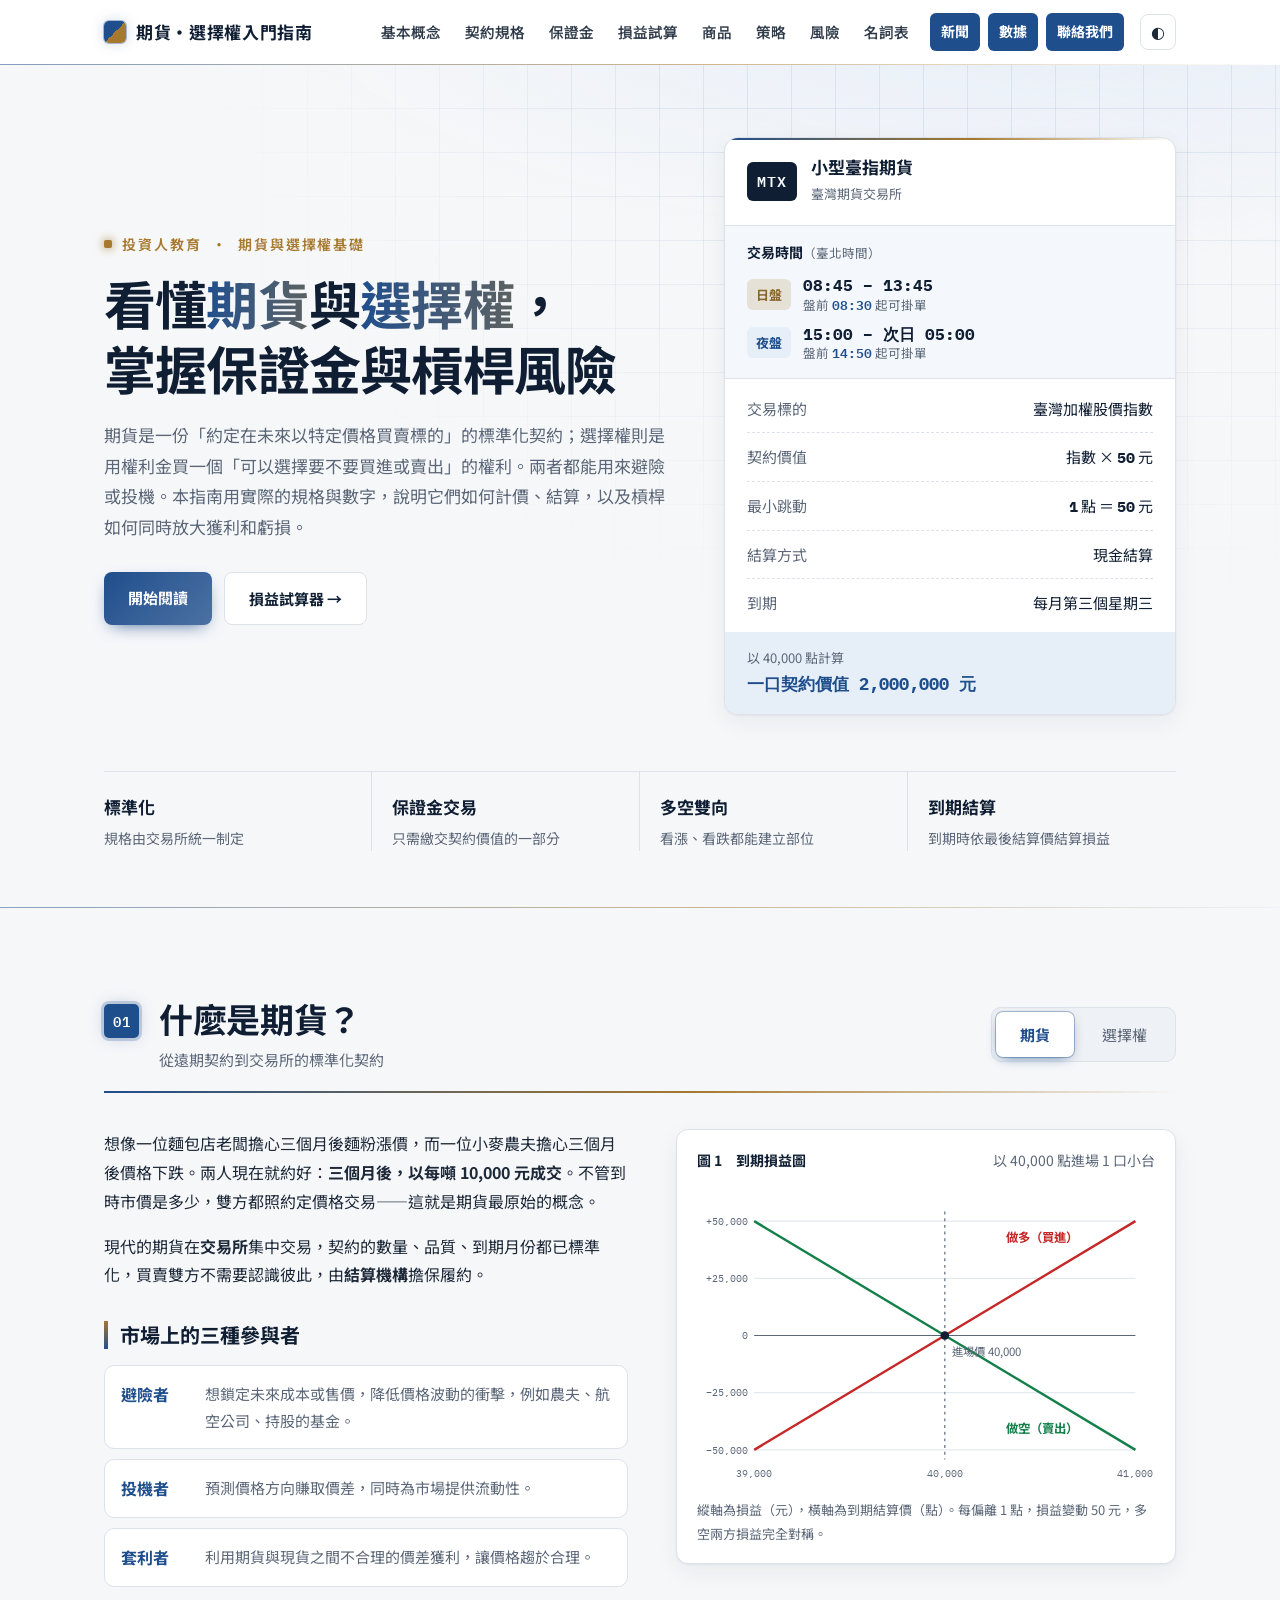
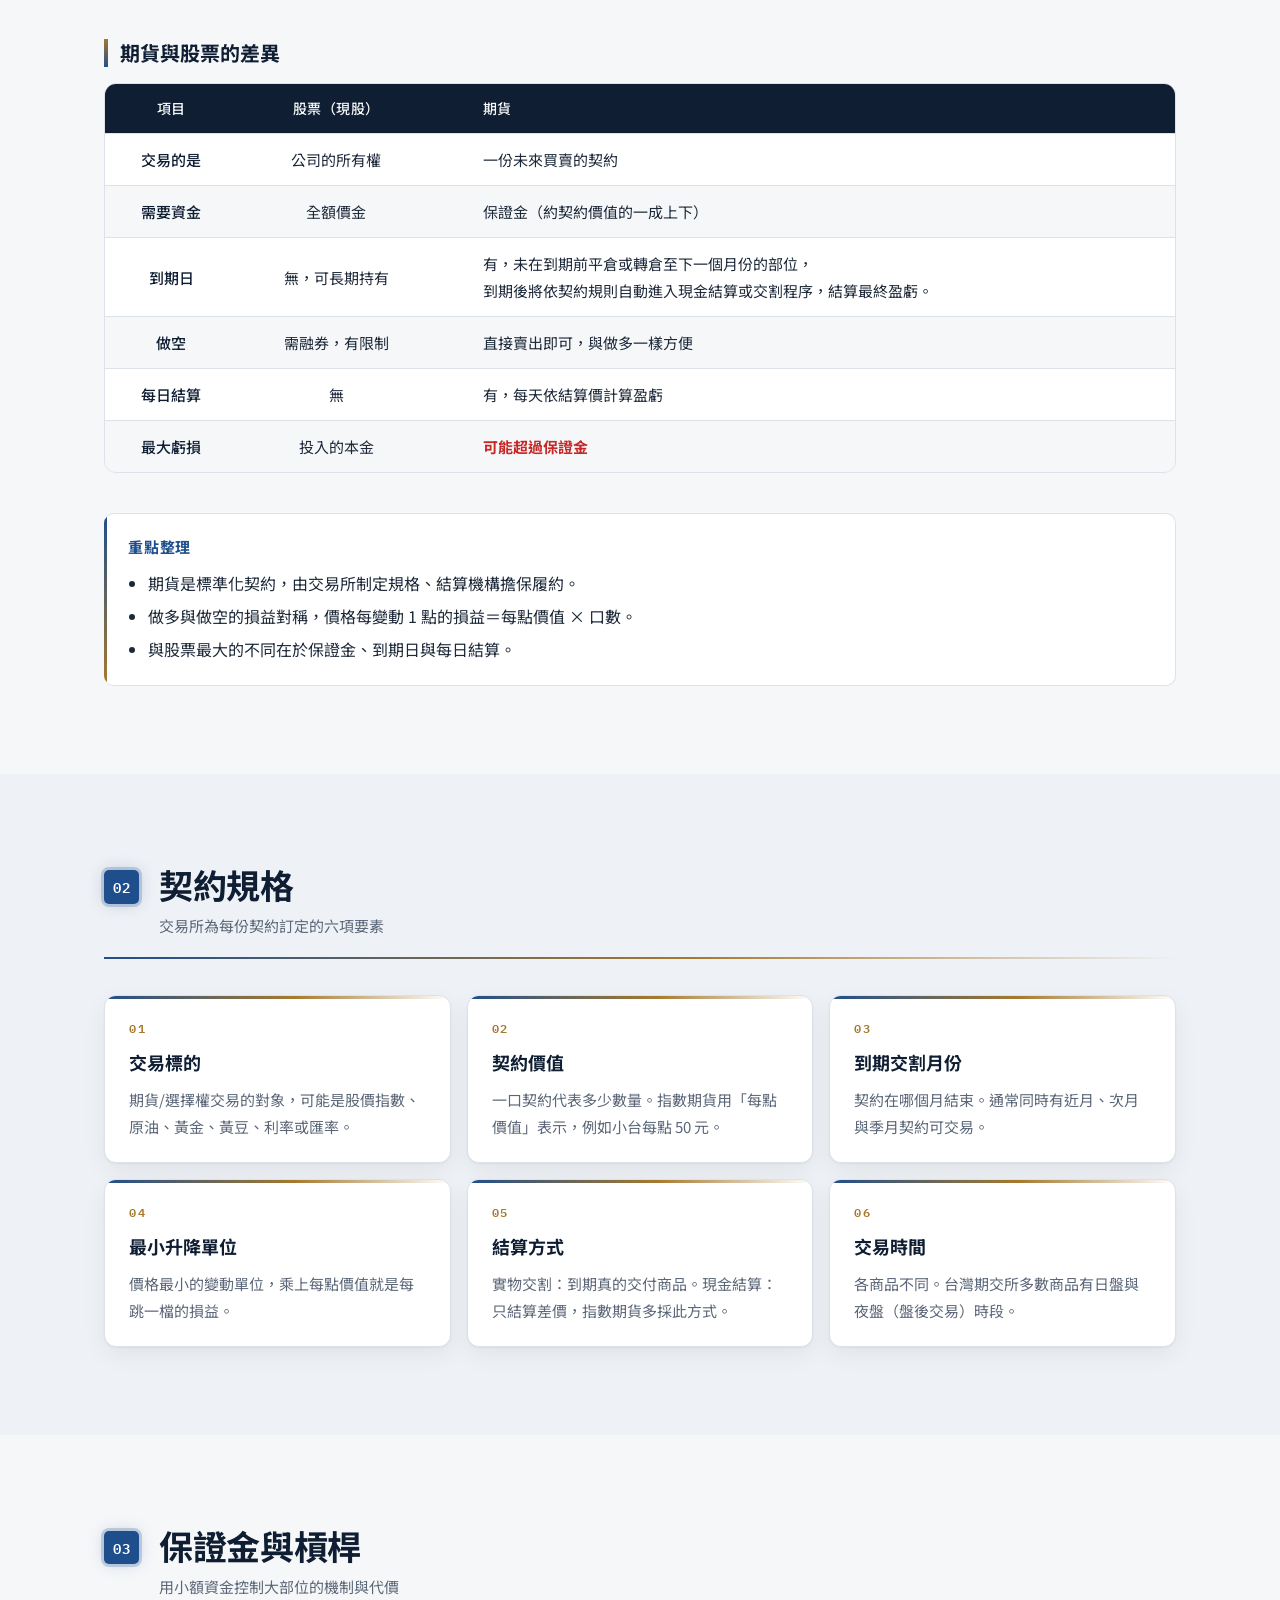
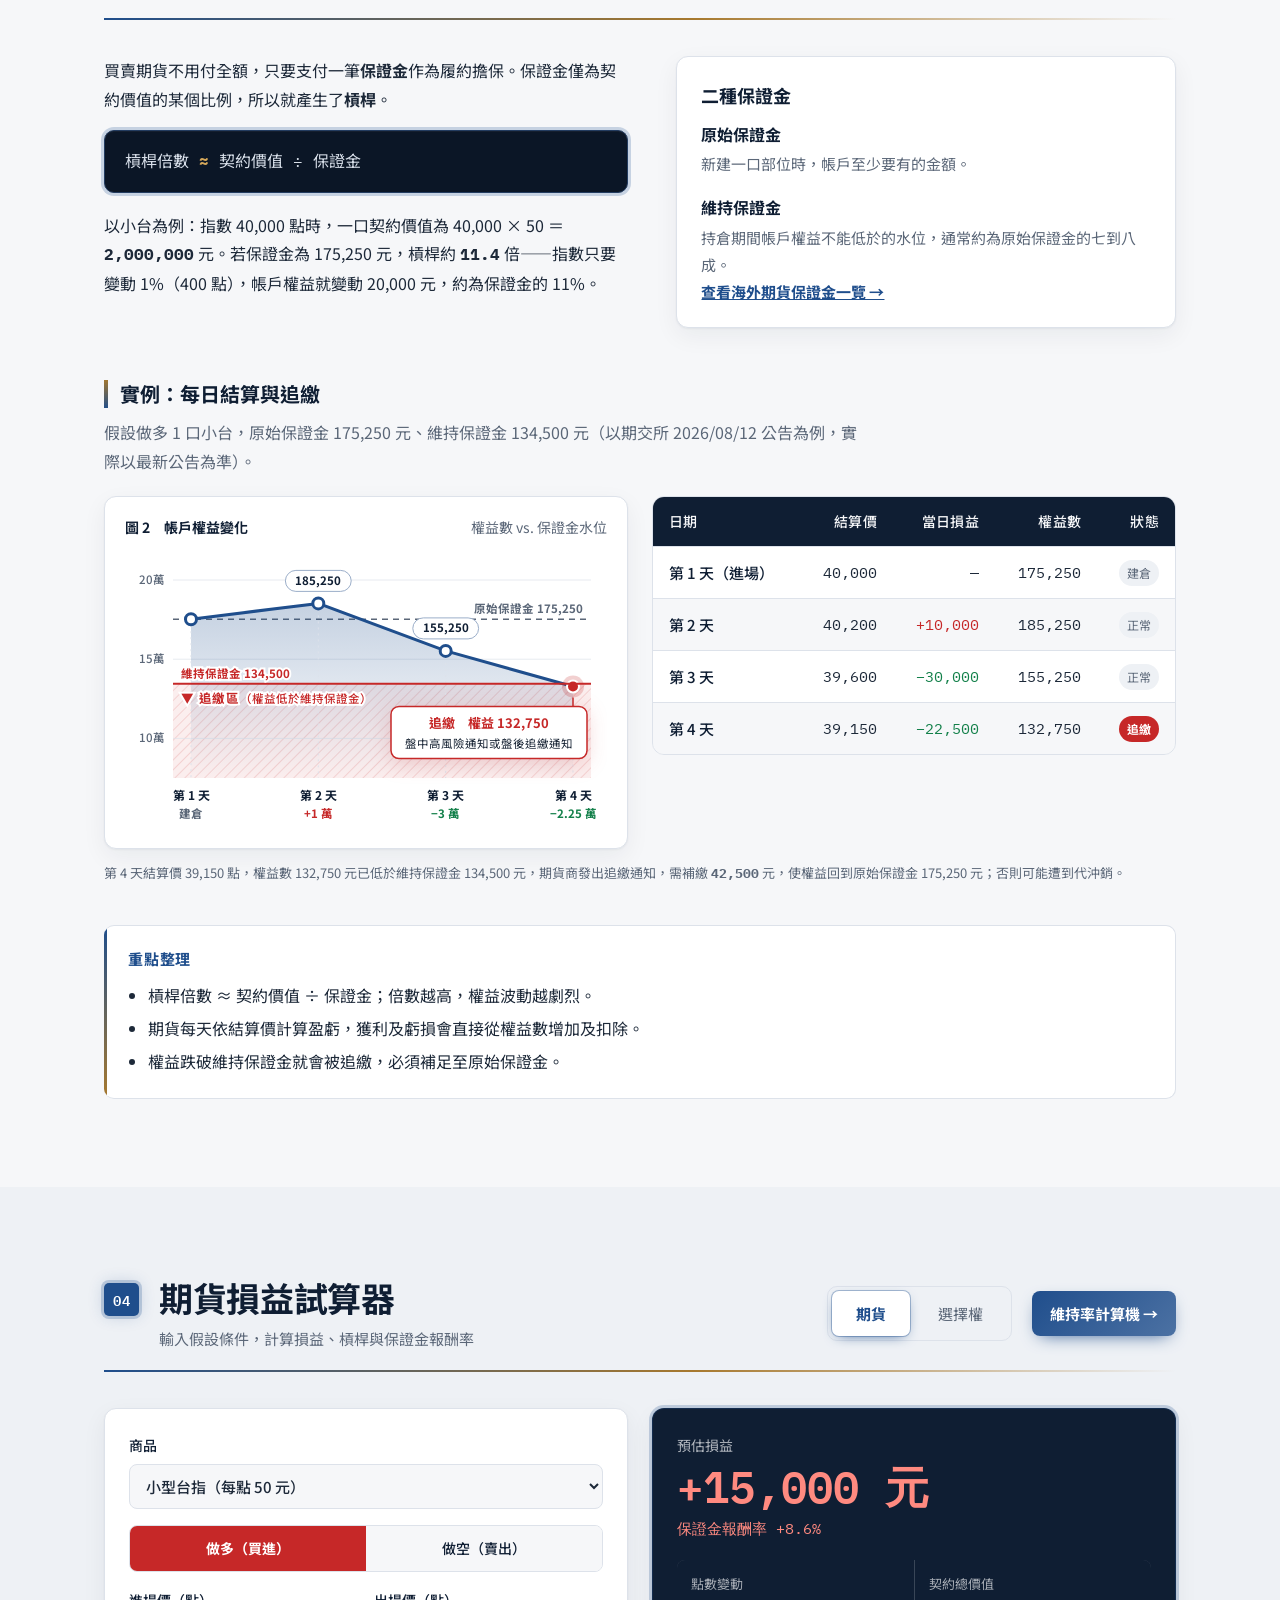
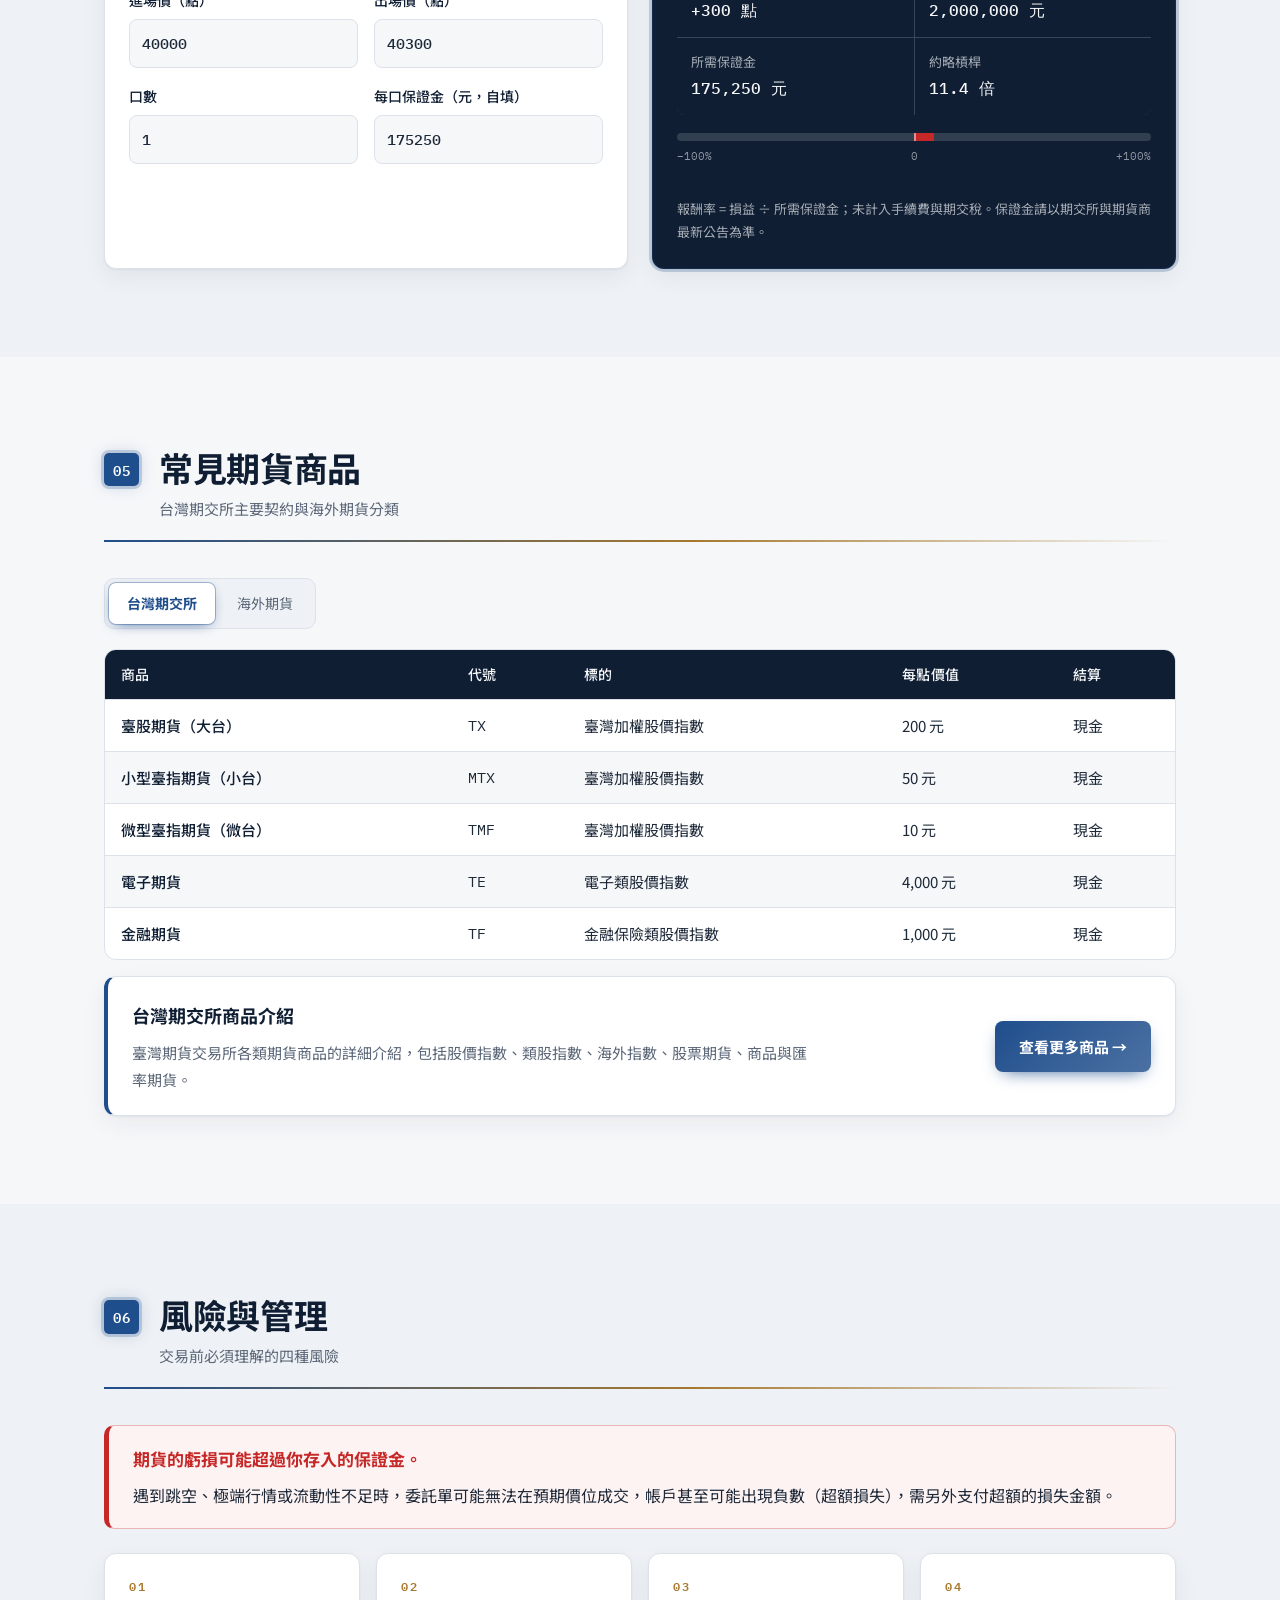
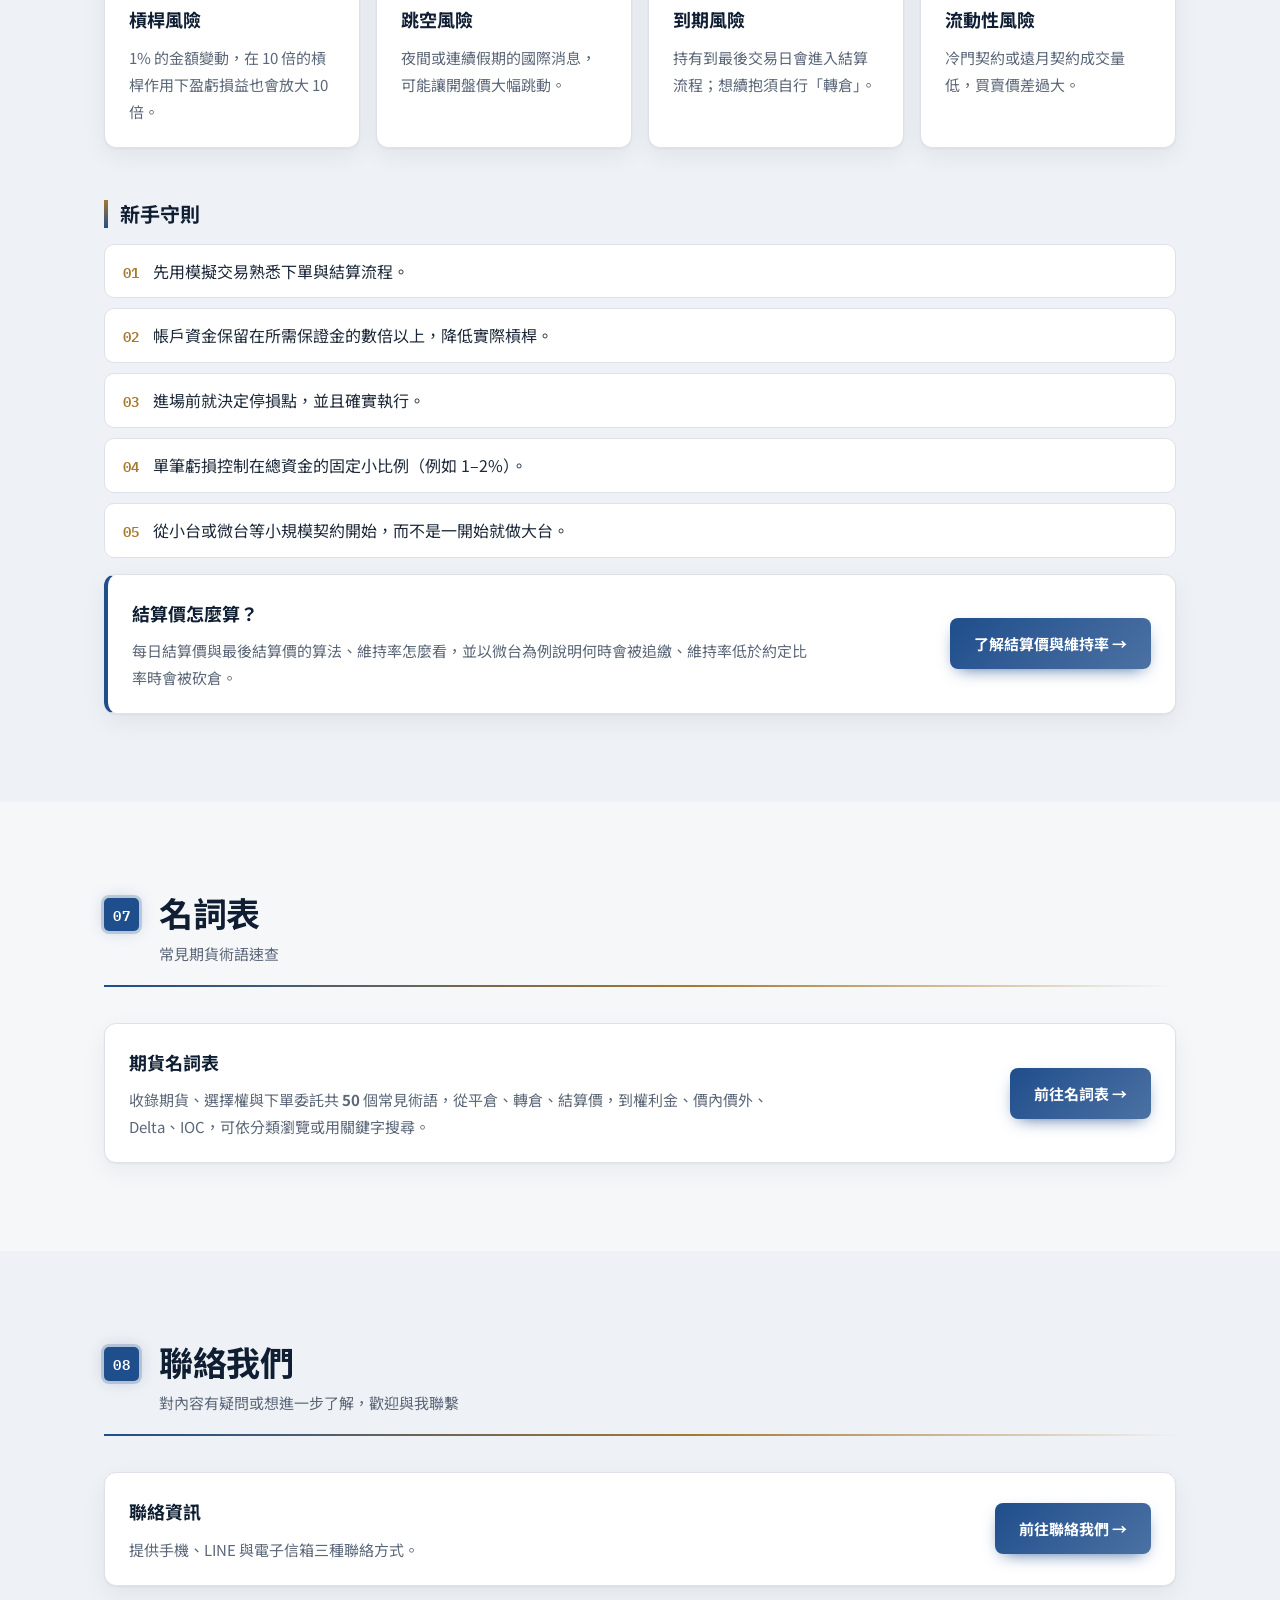
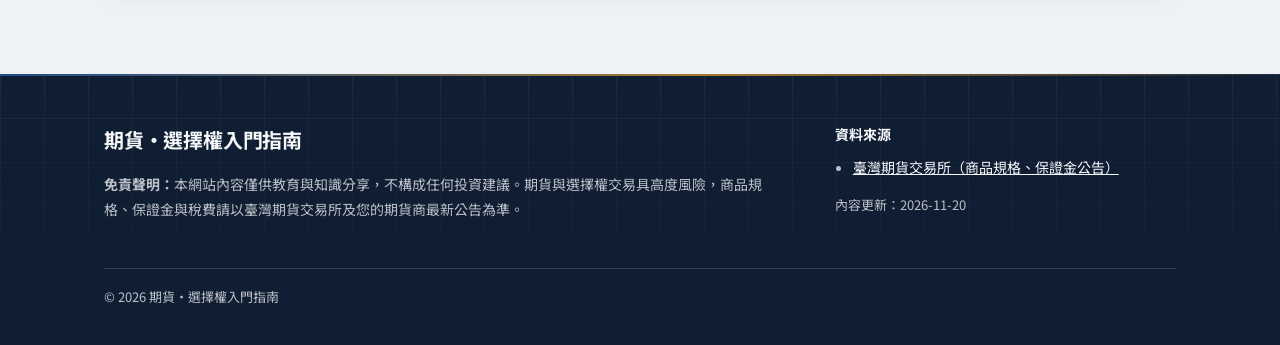
<file: index.html>
<!doctype html>
<html lang="zh-Hant">
<head>
  <meta charset="utf-8">
  <meta name="viewport" content="width=device-width, initial-scale=1">
  <title>期貨・選擇權入門指南</title>
  <meta name="description" content="從零開始認識期貨與選擇權：基本概念、權利金、契約規格、保證金與槓桿、每日結算、損益試算、台灣常見商品與風險管理。">
  <link rel="preconnect" href="https://fonts.googleapis.com">
  <link rel="preconnect" href="https://fonts.gstatic.com" crossorigin>
  <!-- 字型非同步載入：先用系統字型顯示，不擋住畫面 -->
  <link rel="stylesheet" href="https://fonts.googleapis.com/css2?family=Noto+Sans+TC:wght@400;700&amp;family=IBM+Plex+Mono:wght@400;600&amp;display=swap" media="print" onload="this.media='all'">
  <noscript><link rel="stylesheet" href="https://fonts.googleapis.com/css2?family=Noto+Sans+TC:wght@400;700&amp;family=IBM+Plex+Mono:wght@400;600&amp;display=swap"></noscript>
  <link rel="stylesheet" href="style.css">
  <!-- 先套用上次選的深淺色，避免畫面閃一下 -->
  <script>try{var t=localStorage.getItem("theme");if(t)document.documentElement.dataset.theme=t}catch(e){}</script>
</head>
<body>
  <header class="topbar">
    <div class="wrap topbar-inner">
      <a class="brand" href="#top"><span class="brand-mark" aria-hidden="true"></span>期貨・選擇權入門指南</a>
      <button class="menu-btn" aria-label="開啟選單" aria-expanded="false">☰</button>
      <nav class="nav">
        <a href="#what">基本概念</a>
        <a href="#terms">契約規格</a>
        <a href="#margin">保證金</a>
        <a href="#calc">損益試算</a>
        <a href="#products">商品</a>
        <a href="options-strategy.html" data-page="strategy">策略</a>
        <a href="#risk">風險</a>
        <a href="glossary.html" data-page="glossary">名詞表</a>
        <a href="news.html" data-page="news" class="nav-cta">新聞</a>
        <a href="analysis.html" data-page="analysis" class="nav-cta nav-cta-alt">數據</a>
        <a href="contact.html" data-page="contact" class="nav-cta">聯絡我們</a>
      </nav>
      <button class="theme-btn" aria-label="切換深淺色">◐</button>
    </div>
  </header>

  <main id="top">
    <!-- Hero -->
    <section class="hero">
      <div class="wrap hero-grid">
        <div>
          <p class="kicker">投資人教育 ・ 期貨與選擇權基礎</p>
          <h1>看懂<em>期貨</em>與<em>選擇權</em>，<br>掌握保證金與槓桿風險</h1>
          <p class="lead">期貨是一份「約定在未來以特定價格買賣標的」的標準化契約；選擇權則是用權利金買一個「可以選擇要不要買進或賣出」的權利。兩者都能用來避險或投機。本指南用實際的規格與數字，說明它們如何計價、結算，以及槓桿如何同時放大獲利和虧損。</p>
          <div class="hero-cta">
            <a class="btn primary" href="#what">開始閱讀</a>
            <a class="btn ghost" href="#calc">損益試算器 →</a>
          </div>
        </div>

        <aside class="spec-sheet" aria-label="小型臺指期貨契約規格摘要">
          <header>
            <span class="spec-code mono">MTX</span>
            <div><b>小型臺指期貨</b><small>臺灣期貨交易所</small></div>
          </header>
          <div class="spec-hours" aria-label="小型臺指期貨交易時間">
            <p class="spec-hours-h">交易時間<small>（臺北時間）</small></p>
            <div class="spec-session">
              <span class="spec-tag day">日盤</span>
              <div>
                <b class="mono">08:45 – 13:45</b>
                <small>盤前 <b class="mono">08:30</b> 起可掛單</small>
              </div>
            </div>
            <div class="spec-session">
              <span class="spec-tag night">夜盤</span>
              <div>
                <b class="mono">15:00 – 次日 05:00</b>
                <small>盤前 <b class="mono">14:50</b> 起可掛單</small>
              </div>
            </div>
          </div>
          <dl>
            <div><dt>交易標的</dt><dd>臺灣加權股價指數</dd></div>
            <div><dt>契約價值</dt><dd>指數 × <b class="mono">50</b> 元</dd></div>
            <div><dt>最小跳動</dt><dd><b class="mono">1</b> 點 ＝ <b class="mono">50</b> 元</dd></div>
            <div><dt>結算方式</dt><dd>現金結算</dd></div>
            <div><dt>到期</dt><dd>每月第三個星期三</dd></div>
          </dl>
          <div class="spec-example">
            <span>以 40,000 點計算</span>
            <b class="mono">一口契約價值 2,000,000 元</b>
          </div>
        </aside>
      </div>

      <div class="wrap">
        <div class="stats">
          <div><span class="stat-k">標準化</span><span class="stat-v">規格由交易所統一制定</span></div>
          <div><span class="stat-k">保證金交易</span><span class="stat-v">只需繳交契約價值的一部分</span></div>
          <div><span class="stat-k">多空雙向</span><span class="stat-v">看漲、看跌都能建立部位</span></div>
          <div><span class="stat-k">到期結算</span><span class="stat-v">到期時依最後結算價結算損益</span></div>
        </div>
      </div>
    </section>

    <!-- What -->
    <section id="what" class="section">
      <div class="wrap">
        <header class="sec-head sec-head-switch">
          <span class="num">01</span>
          <div class="sec-head-text"><h2 id="what-title">什麼是期貨？</h2><p id="what-sub">從遠期契約到交易所的標準化契約</p></div>
          <div class="tabs switch" role="tablist" aria-label="切換期貨或選擇權介紹">
            <button role="tab" class="tab active" data-tab="fut" aria-selected="true" aria-controls="tab-fut"
              data-title="什麼是期貨？" data-sub="從遠期契約到交易所的標準化契約">期貨</button>
            <button role="tab" class="tab" data-tab="opt" aria-selected="false" aria-controls="tab-opt"
              data-title="什麼是選擇權？" data-sub="用權利金買一個「可以選擇」的權利">選擇權</button>
          </div>
        </header>

        <div class="tab-panel active" id="tab-fut" role="tabpanel">
        <div class="two-col">
          <div class="prose">
            <p>想像一位麵包店老闆擔心三個月後麵粉漲價，而一位小麥農夫擔心三個月後價格下跌。兩人現在就約好：<strong>三個月後，以每噸 10,000 元成交</strong>。不管到時市價是多少，雙方都照約定價格交易——這就是期貨最原始的概念。</p>
            <p>現代的期貨在<strong>交易所</strong>集中交易，契約的數量、品質、到期月份都已標準化，買賣雙方不需要認識彼此，由<strong>結算機構</strong>擔保履約。</p>

            <h3 class="sub">市場上的三種參與者</h3>
            <ul class="roles">
              <li><b>避險者</b><span>想鎖定未來成本或售價，降低價格波動的衝擊，例如農夫、航空公司、持股的基金。</span></li>
              <li><b>投機者</b><span>預測價格方向賺取價差，同時為市場提供流動性。</span></li>
              <li><b>套利者</b><span>利用期貨與現貨之間不合理的價差獲利，讓價格趨於合理。</span></li>
            </ul>
          </div>

          <figure class="figure">
            <figcaption><b>圖 1　到期損益圖</b><span>以 40,000 點進場 1 口小台</span></figcaption>
            <svg viewBox="0 0 480 320" role="img" aria-label="做多與做空的到期損益圖：做多在價格上漲時獲利，做空在價格下跌時獲利，兩者損益對稱">
              <g class="grid-lines">
                <line x1="60" y1="40" x2="460" y2="40"/><line x1="60" y1="100" x2="460" y2="100"/>
                <line x1="60" y1="220" x2="460" y2="220"/><line x1="60" y1="280" x2="460" y2="280"/>
              </g>
              <line class="axis" x1="60" y1="160" x2="460" y2="160"/>
              <line class="axis" x1="260" y1="30" x2="260" y2="290" stroke-dasharray="3 4"/>
              <line class="ln-long" x1="60" y1="280" x2="460" y2="40"/>
              <line class="ln-short" x1="60" y1="40" x2="460" y2="280"/>
              <circle class="dot" cx="260" cy="160" r="4.5"/>
              <g class="tick">
                <text x="54" y="44" text-anchor="end">+50,000</text>
                <text x="54" y="104" text-anchor="end">+25,000</text>
                <text x="54" y="164" text-anchor="end">0</text>
                <text x="54" y="224" text-anchor="end">−25,000</text>
                <text x="54" y="284" text-anchor="end">−50,000</text>
                <text x="60" y="308" text-anchor="middle">39,000</text>
                <text x="260" y="308" text-anchor="middle">40,000</text>
                <text x="460" y="308" text-anchor="middle">41,000</text>
              </g>
              <text class="lbl-long" x="400" y="62" text-anchor="end">做多（買進）</text>
              <text class="lbl-short" x="400" y="262" text-anchor="end">做空（賣出）</text>
              <text class="lbl-mute" x="268" y="182">進場價 40,000</text>
            </svg>
            <p class="fig-note">縱軸為損益（元），橫軸為到期結算價（點）。每偏離 1 點，損益變動 50 元，多空兩方損益完全對稱。</p>
          </figure>
        </div>

        <h3 class="sub">期貨與股票的差異</h3>
        <div class="table-wrap">
          <table class="compare tbl-center">
            <thead><tr><th>項目</th><th>股票（現股）</th><th>期貨</th></tr></thead>
            <tbody>
              <tr><td>交易的是</td><td>公司的所有權</td><td>一份未來買賣的契約</td></tr>
              <tr><td>需要資金</td><td>全額價金</td><td>保證金（約契約價值的一成上下）</td></tr>
              <tr><td>到期日</td><td>無，可長期持有</td><td class="td-lines"><span>有，未在到期前平倉或轉倉至下一個月份的部位，</span><span>到期後將依契約規則自動進入現金結算或交割程序，結算最終盈虧。</span></td></tr>
              <tr><td>做空</td><td>需融券，有限制</td><td>直接賣出即可，與做多一樣方便</td></tr>
              <tr><td>每日結算</td><td>無</td><td>有，每天依結算價計算盈虧</td></tr>
              <tr><td>最大虧損</td><td>投入的本金</td><td class="hl">可能超過保證金</td></tr>
            </tbody>
          </table>
        </div>

        <div class="keypoints">
          <b>重點整理</b>
          <ul>
            <li>期貨是標準化契約，由交易所制定規格、結算機構擔保履約。</li>
            <li>做多與做空的損益對稱，價格每變動 1 點的損益＝每點價值 × 口數。</li>
            <li>與股票最大的不同在於保證金、到期日與每日結算。</li>
          </ul>
        </div>
        </div><!-- /tab-fut -->

        <div class="tab-panel" id="tab-opt" role="tabpanel">
        <div class="two-col">
          <div class="prose">
            <p>選擇權是一種<strong>「權利」的買賣</strong>。買方付出<strong>權利金</strong>，換得在到期時以約定的<strong>履約價</strong>買進或賣出標的的權利；賣方收下權利金，必須在買方要求履約時配合。</p>
            <p>買方可以選擇要不要履約，所以<strong>最多只會虧掉權利金</strong>；賣方沒有選擇權，只能被動履約，因此必須繳交<strong>保證金</strong>，遇到大行情時虧損可能非常大。</p>
            <p>現代標準化的選擇權始於 1973 年芝加哥選擇權交易所（CBOE）。台灣最主要的是<strong>台指選（TXO）</strong>，以加權指數為標的，每點 50 元，歐式、現金結算。</p>

            <h3 class="sub">四種基本部位</h3>
            <div class="table-wrap">
              <table class="quad">
                <thead><tr><th></th><th>買權（Call）</th><th>賣權（Put）</th></tr></thead>
                <tbody>
                  <tr><td>買方<small>付權利金</small></td>
                    <td><b class="pos">Buy Call</b>看漲。漲越多賺越多，最多虧權利金。</td>
                    <td><b class="neg">Buy Put</b>看跌。跌越多賺越多，最多虧權利金。</td></tr>
                  <tr><td>賣方<small>收權利金、繳保證金</small></td>
                    <td><b class="neg">Sell Call</b>看不漲。最多賺權利金，大漲時虧損可能很大。</td>
                    <td><b class="pos">Sell Put</b>看不跌。最多賺權利金，大跌時虧損可能很大。</td></tr>
                </tbody>
              </table>
            </div>
          </div>

          <figure class="figure">
            <figcaption><b>圖 1　選擇權買方到期損益圖</b><span>台指選，履約價 40,000、權利金 200 點</span></figcaption>
            <svg viewBox="0 0 480 320" role="img" aria-label="買進買權與買進賣權的到期損益圖：兩者最大虧損都是權利金一萬元，買權在四萬零兩百點以上獲利，賣權在三萬九千八百點以下獲利">
              <g class="grid-lines">
                <line x1="60" y1="40" x2="460" y2="40"/><line x1="60" y1="120" x2="460" y2="120"/>
                <line x1="60" y1="240" x2="460" y2="240"/><line x1="60" y1="280" x2="460" y2="280"/>
              </g>
              <line class="axis" x1="60" y1="200" x2="460" y2="200"/>
              <line class="axis" x1="260" y1="30" x2="260" y2="290" stroke-dasharray="3 4"/>
              <polyline class="ln-long" fill="none" points="60,240 260,240 460,40"/>
              <polyline class="ln-short" fill="none" points="60,40 260,240 460,240" stroke-dasharray="7 4"/>
              <circle class="dot" cx="300" cy="200" r="4"/>
              <circle class="dot" cx="220" cy="200" r="4"/>
              <g class="tick">
                <text x="54" y="44" text-anchor="end">+40,000</text>
                <text x="54" y="124" text-anchor="end">+20,000</text>
                <text x="54" y="204" text-anchor="end">0</text>
                <text x="54" y="244" text-anchor="end">−10,000</text>
                <text x="54" y="284" text-anchor="end">−20,000</text>
                <text x="60" y="308" text-anchor="middle">39,000</text>
                <text x="260" y="308" text-anchor="middle">40,000</text>
                <text x="460" y="308" text-anchor="middle">41,000</text>
              </g>
              <text class="lbl-long" x="456" y="122" text-anchor="end">買進買權</text>
              <text class="lbl-short" x="64" y="122">買進賣權</text>
              <text class="lbl-mute" x="306" y="217">損益兩平 40,200</text>
              <text class="lbl-mute" x="214" y="217" text-anchor="end">39,800</text>
              <text class="lbl-mute" x="268" y="262">最大虧損＝權利金 10,000 元</text>
            </svg>
            <p class="fig-note">縱軸為損益（元），橫軸為到期結算價（點）。權利金 200 點 × 50 元 ＝ 10,000 元，這就是買方的最大虧損；買權要漲過 40,200、賣權要跌破 39,800 才開始獲利。</p>
          </figure>
        </div>

        <h3 class="sub">權利金是怎麼組成的？</h3>
        <div class="two-col">
          <div class="prose">
            <div class="formula"><span>權利金</span><b>＝</b><span>內含價值 ＋ 時間價值</span></div>
            <p><strong>內含價值</strong>是「現在立刻履約」能拿到的價值；<strong>時間價值</strong>則是「到期前還可能變化」的價值，越接近到期消失得越快。</p>
            <p>例如指數 40,300 點時，履約價 40,000 的買權內含價值是 300 點。若權利金報價 380 點，多出的 80 點就是時間價值。內含價值不等於獲利，還要扣掉當初付出的權利金。</p>
          </div>
          <div class="table-wrap">
            <table class="moneyness">
              <thead><tr><th>狀態</th><th>買權（Call）</th><th>賣權（Put）</th><th>權利金組成</th></tr></thead>
              <tbody>
                <tr><td>價內 ITM</td><td>履約價 ＜ 指數</td><td>履約價 ＞ 指數</td><td>內含價值 ＋ 時間價值</td></tr>
                <tr><td>價平 ATM</td><td colspan="2">履約價 ≈ 指數</td><td>只有時間價值（最高）</td></tr>
                <tr><td>價外 OTM</td><td>履約價 ＞ 指數</td><td>履約價 ＜ 指數</td><td>只有時間價值</td></tr>
              </tbody>
            </table>
          </div>
        </div>

        <h3 class="sub">期貨與選擇權的差異</h3>
        <div class="table-wrap">
          <table class="compare">
            <thead><tr><th>項目</th><th>期貨</th><th>選擇權</th></tr></thead>
            <tbody>
              <tr><td>交易的是</td><td>買賣雙方都有履約義務的契約</td><td>買方買到權利、賣方承擔義務</td></tr>
              <tr><td>需要資金</td><td>多空雙方都繳保證金</td><td>買方付權利金；賣方繳保證金</td></tr>
              <tr><td>損益型態</td><td>多空對稱，漲跌 1 點損益相同</td><td>買方虧損有限、獲利可能很大；賣方相反</td></tr>
              <tr><td>時間的影響</td><td>不直接影響損益</td><td>時間價值每天流失，對買方不利、對賣方有利</td></tr>
              <tr><td>台指商品每點</td><td>大台 200 元、小台 50 元、微台 10 元</td><td>台指選 50 元</td></tr>
              <tr><td>到期</td><td>每月第三個星期三</td><td>月契約，另有週三、週五到期的週契約</td></tr>
              <tr><td>最大虧損</td><td class="hl">可能超過保證金</td><td>買方：權利金；<span class="hl-text">賣方：可能超過保證金</span></td></tr>
            </tbody>
          </table>
        </div>

        <div class="keypoints">
          <b>重點整理</b>
          <ul>
            <li>選擇權買方付權利金買「權利」，最大虧損就是權利金；賣方收權利金、繳保證金，承擔履約義務。</li>
            <li>買權看漲、賣權看跌；權利金 ＝ 內含價值 ＋ 時間價值。</li>
            <li>想看更多選擇權術語，例如 Delta、隱含波動率、價差策略，請見 <a href="glossary.html">名詞表</a>。</li>
          </ul>
        </div>
        <a class="card os-link settle-link" href="options-strategy.html">
          <div>
            <h3>選擇權策略</h3>
            <p>看漲、看跌、盤整、大波動，各該怎麼組合？20 種基本策略分 4 類，附損益圖、最大獲利與最大虧損。</p>
          </div>
          <span class="btn primary">查看選擇權策略 →</span>
        </a>
        </div><!-- /tab-opt -->
      </div>
    </section>

    <!-- Terms -->
    <section id="terms" class="section alt">
      <div class="wrap">
        <header class="sec-head">
          <span class="num">02</span>
          <div><h2>契約規格</h2><p>交易所為每份契約訂定的六項要素</p></div>
        </header>
        <div class="grid spec-grid" id="terms-list"></div>
      </div>
    </section>

    <!-- Margin -->
    <section id="margin" class="section">
      <div class="wrap">
        <header class="sec-head">
          <span class="num">03</span>
          <div><h2>保證金與槓桿</h2><p>用小額資金控制大部位的機制與代價</p></div>
        </header>

        <div class="two-col">
          <div class="prose">
            <p>買賣期貨不用付全額，只要支付一筆<strong>保證金</strong>作為履約擔保。保證金僅為契約價值的某個比例，所以就產生了<strong>槓桿</strong>。</p>
            <div class="formula">
              <span>槓桿倍數</span><b>≈</b><span>契約價值 ÷ 保證金</span>
            </div>
            <p>以小台為例：指數 40,000 點時，一口契約價值為 40,000 × 50 ＝ <strong class="mono">2,000,000</strong> 元。若保證金為 175,250 元，槓桿約 <strong class="mono">11.4</strong> 倍——指數只要變動 1%（400 點），帳戶權益就變動 20,000 元，約為保證金的 11%。</p>
          </div>
          <div class="card">
            <h3>二種保證金</h3>
            <dl class="defs">
              <dt>原始保證金</dt><dd>新建一口部位時，帳戶至少要有的金額。</dd>
              <dt>維持保證金</dt><dd>持倉期間帳戶權益不能低於的水位，通常約為原始保證金的七到八成。</dd>
            </dl>
            <p class="margin-link"><a href="overseas.html?view=margin">查看海外期貨保證金一覽 →</a></p>
          </div>
        </div>

        <h3 class="sub">實例：每日結算與追繳</h3>
        <p class="intro">假設做多 1 口小台，原始保證金 175,250 元、維持保證金 134,500 元（以期交所 2026/08/12 公告為例，實際以最新公告為準）。</p>
        <div class="mc">
          <figure class="figure">
            <figcaption><b>圖 2　帳戶權益變化</b><span>權益數 vs. 保證金水位</span></figcaption>
            <div id="mc-chart"></div>
          </figure>
          <div class="table-wrap">
            <table class="num-table">
              <thead><tr><th>日期</th><th>結算價</th><th>當日損益</th><th>權益數</th><th>狀態</th></tr></thead>
              <tbody id="mc-table"></tbody>
            </table>
          </div>
        </div>
        <p class="note" id="mc-summary"></p>

        <div class="keypoints">
          <b>重點整理</b>
          <ul>
            <li>槓桿倍數 ≈ 契約價值 ÷ 保證金；倍數越高，權益波動越劇烈。</li>
            <li>期貨每天依結算價計算盈虧，獲利及虧損會直接從權益數增加及扣除。</li>
            <li>權益跌破維持保證金就會被追繳，必須補足至原始保證金。</li>
          </ul>
        </div>
      </div>
    </section>

    <!-- Calculator -->
    <section id="calc" class="section alt">
      <div class="wrap">
        <header class="sec-head sec-head-switch">
          <span class="num">04</span>
          <div class="sec-head-text"><h2>期貨損益試算器</h2><p>輸入假設條件，計算損益、槓桿與保證金報酬率</p></div>
          <div class="tabs switch" role="tablist" aria-label="切換期貨或選擇權試算">
            <button role="tab" class="tab active" data-tab="cfut" aria-selected="true" aria-controls="tab-cfut"
              data-title="期貨損益試算器" data-sub="輸入假設條件，計算損益、槓桿與保證金報酬率">期貨</button>
            <button role="tab" class="tab" data-tab="copt" aria-selected="false" aria-controls="tab-copt"
              data-title="選擇權損益試算器" data-sub="選擇部位與履約價，計算到期損益、損益兩平點並畫出損益圖">選擇權</button>
          </div>
          <a class="btn primary sec-head-link" href="margin-calc.html">維持率計算機 →</a>
        </header>
        <div class="tab-panel active" id="tab-cfut" role="tabpanel">
        <div class="calc">
          <form id="calc-form" class="calc-inputs" autocomplete="off">
            <label>商品
              <select id="c-product">
                <option value="custom">自訂每點價值</option>
              </select>
            </label>
            <label id="c-custom-wrap" hidden>每點價值（元）
              <input id="c-custom" type="number" min="0" step="any" value="100">
            </label>
            <div class="seg" role="radiogroup" aria-label="方向">
              <label><input type="radio" name="dir" value="1" checked><span>做多（買進）</span></label>
              <label><input type="radio" name="dir" value="-1"><span>做空（賣出）</span></label>
            </div>
            <label>進場價（點）<input id="c-entry" type="number" step="any" value="40000"></label>
            <label>出場價（點）<input id="c-exit" type="number" step="any" value="40300"></label>
            <label>口數<input id="c-qty" type="number" min="1" step="1" value="1"></label>
            <label>每口保證金（元，自填）<input id="c-margin" type="number" min="0" step="any" value="175250"></label>
          </form>
          <div class="calc-output" aria-live="polite">
            <div class="out-main">
              <span>預估損益</span>
              <strong id="o-pnl">—</strong>
              <em id="o-roi">—</em>
            </div>
            <div class="out-grid">
              <div><span>點數變動</span><b id="o-pts">—</b></div>
              <div><span>契約總價值</span><b id="o-value">—</b></div>
              <div><span>所需保證金</span><b id="o-margin">—</b></div>
              <div><span>約略槓桿</span><b id="o-lev">—</b></div>
            </div>
            <div class="bar" aria-hidden="true"><div id="o-bar"></div></div>
            <div class="bar-scale" aria-hidden="true"><span>−100%</span><span>0</span><span>+100%</span></div>
            <p class="note">報酬率 = 損益 ÷ 所需保證金；未計入手續費與期交稅。保證金請以期交所與期貨商最新公告為準。</p>
          </div>
        </div>
        </div><!-- /tab-cfut -->

        <div class="tab-panel" id="tab-copt" role="tabpanel">
        <div class="calc">
          <form id="opt-form" class="calc-inputs" autocomplete="off">
            <div class="seg seg3" role="radiogroup" aria-label="試算模式">
              <label><input type="radio" name="omode" value="single" checked><span>單一部位</span></label>
              <label><input type="radio" name="omode" value="long"><span>雙買<small>Buy Call + Buy Put</small></span></label>
              <label><input type="radio" name="omode" value="short"><span>雙賣<small>Sell Call + Sell Put</small></span></label>
            </div>
            <div class="seg seg4 op-single" role="radiogroup" aria-label="選擇權部位">
              <label><input type="radio" name="opos" value="bc" checked><span>Buy Call<small>買進買權</small></span></label>
              <label><input type="radio" name="opos" value="bp"><span>Buy Put<small>買進賣權</small></span></label>
              <label><input type="radio" name="opos" value="sc"><span>Sell Call<small>賣出買權</small></span></label>
              <label><input type="radio" name="opos" value="sp"><span>Sell Put<small>賣出賣權</small></span></label>
            </div>
            <label class="op-single">履約價（點）<input id="op-k" type="number" step="any" value="40000"></label>
            <label class="op-single">權利金（點）<input id="op-p" type="number" min="0" step="any" value="200"></label>
            <p class="op-dual leg-h span2" hidden>買權（Call）</p>
            <label class="op-dual" hidden>Call 履約價（點）<input id="op-kc" type="number" step="any" value="40000"></label>
            <label class="op-dual" hidden>Call 權利金（點）<input id="op-pc" type="number" min="0" step="any" value="200"></label>
            <p class="op-dual leg-h span2" hidden>賣權（Put）</p>
            <label class="op-dual" hidden>Put 履約價（點）<input id="op-kp" type="number" step="any" value="40000"></label>
            <label class="op-dual" hidden>Put 權利金（點）<input id="op-pp" type="number" min="0" step="any" value="180"></label>
            <p class="op-dual hint span2" hidden>兩個履約價相同為「跨式」（Straddle），不同為「勒式」（Strangle），系統會自動判斷。</p>
            <label>到期結算價（點）<input id="op-s" type="number" step="any" value="40300"></label>
            <label>口數<input id="op-q" type="number" min="1" step="1" value="1"></label>
            <label class="span2">每點價值（元）<input id="op-m" type="number" min="0" step="any" value="50"><small class="hint">台指選（TXO）每點 50 元</small></label>
          </form>
          <div class="calc-output" aria-live="polite">
            <div class="out-main">
              <span>到期損益</span>
              <strong id="op-pnl">—</strong>
              <em id="op-desc">—</em>
            </div>
            <div class="out-grid">
              <div><span id="op-prem-l">支付權利金</span><b id="op-prem">—</b></div>
              <div><span>損益兩平點</span><b id="op-be">—</b></div>
              <div><span>最大獲利</span><b id="op-max">—</b></div>
              <div><span>最大虧損</span><b id="op-min">—</b></div>
            </div>
            <p class="note" id="op-note">未計入手續費與期交稅。</p>
          </div>
        </div>
        <figure class="figure opt-chart">
          <figcaption><b>選擇權到期損益圖</b><span id="op-chart-cap"></span></figcaption>
          <div id="op-chart"></div>
          <p class="fig-note">縱軸為損益（元），橫軸為到期結算價（點）。淺紅色為獲利區、淺綠色為虧損區；實心圓點為你輸入的結算價，空心圓點為損益兩平點；線條末端的箭頭表示損益會繼續延伸、不會停在圖框邊緣。把滑鼠移到圖上（手機用手指滑動）可查看任一結算價的損益。</p>
        </figure>
        </div><!-- /tab-copt -->
      </div>
    </section>

    <!-- Products -->
    <section id="products" class="section">
      <div class="wrap">
        <header class="sec-head">
          <span class="num">05</span>
          <div><h2>常見期貨商品</h2><p>台灣期交所主要契約與海外期貨分類</p></div>
        </header>
        <div class="tabs" role="tablist">
          <button role="tab" class="tab active" data-tab="tw" aria-selected="true">台灣期交所</button>
          <button role="tab" class="tab" data-tab="intl" aria-selected="false">海外期貨</button>
        </div>
        <div class="tab-panel active" id="tab-tw">
          <div class="table-wrap">
            <table>
              <thead><tr><th>商品</th><th>代號</th><th>標的</th><th>每點價值</th><th>結算</th></tr></thead>
              <tbody id="products-tw"></tbody>
            </table>
          </div>
          <a class="card os-link" href="https://www.taifex.com.tw/cht/2/tX" target="_blank" rel="noopener">
            <div>
              <h3>台灣期交所商品介紹</h3>
              <p>臺灣期貨交易所各類期貨商品的詳細介紹，包括股價指數、類股指數、海外指數、股票期貨、商品與匯率期貨。</p>
            </div>
            <span class="btn primary">查看更多商品 →</span>
          </a>
        </div>
        <div class="tab-panel" id="tab-intl">
          <div class="grid" id="products-intl"></div>
          <a class="card os-link" href="overseas.html">
            <div>
              <h3>海外期貨商品規格與保證金</h3>
              <p>收錄 SGX、HKEX、JPX、CME 共 <b id="os-total"></b> 項商品的契約規格、跳動點、跳動值、台灣交易時間，以及原始與維持保證金，可依交易所、類別、商品名稱篩選。</p>
            </div>
            <span class="btn primary">查看規格與保證金 →</span>
          </a>
        </div>
      </div>
    </section>

    <!-- Risk -->
    <section id="risk" class="section alt">
      <div class="wrap">
        <header class="sec-head">
          <span class="num">06</span>
          <div><h2>風險與管理</h2><p>交易前必須理解的四種風險</p></div>
        </header>
        <div class="warn">
          <strong>期貨的虧損可能超過你存入的保證金。</strong>
          <p>遇到跳空、極端行情或流動性不足時，委託單可能無法在預期價位成交，帳戶甚至可能出現負數（超額損失），需另外支付超額的損失金額。</p>
        </div>
        <div class="grid" id="risk-list"></div>
        <h3 class="sub">新手守則</h3>
        <ol class="rules" id="rules-list"></ol>

        <a class="card os-link settle-link" href="settlement.html">
          <div>
            <h3>結算價怎麼算？</h3>
            <p>每日結算價與最後結算價的算法、維持率怎麼看，並以微台為例說明何時會被追繳、維持率低於約定比率時會被砍倉。</p>
          </div>
          <span class="btn primary">了解結算價與維持率 →</span>
        </a>
      </div>
    </section>

    <!-- Glossary -->
    <section id="glossary" class="section">
      <div class="wrap">
        <header class="sec-head">
          <span class="num">07</span>
          <div><h2>名詞表</h2><p>常見期貨術語速查</p></div>
        </header>
        <a class="card glossary-teaser" href="glossary.html">
          <div>
            <h3>期貨名詞表</h3>
            <p>收錄期貨、選擇權與下單委託共 <b id="g-count"></b> 個常見術語，從平倉、轉倉、結算價，到權利金、價內價外、Delta、IOC，可依分類瀏覽或用關鍵字搜尋。</p>
          </div>
          <span class="btn primary">前往名詞表 →</span>
        </a>
      </div>
    </section>

    <!-- Contact -->
    <section id="contact" class="section alt">
      <div class="wrap">
        <header class="sec-head">
          <span class="num">08</span>
          <div><h2>聯絡我們</h2><p>對內容有疑問或想進一步了解，歡迎與我聯繫</p></div>
        </header>
        <a class="card glossary-teaser" href="contact.html">
          <div>
            <h3>聯絡資訊</h3>
            <p>提供手機、LINE 與電子信箱三種聯絡方式。</p>
          </div>
          <span class="btn primary">前往聯絡我們 →</span>
        </a>
      </div>
    </section>
  </main>

  <footer class="footer">
    <div class="wrap footer-grid">
      <div>
        <p class="footer-brand">期貨・選擇權入門指南</p>
        <p><strong>免責聲明：</strong>本網站內容僅供教育與知識分享，不構成任何投資建議。期貨與選擇權交易具高度風險，商品規格、保證金與稅費請以臺灣期貨交易所及您的期貨商最新公告為準。</p>
      </div>
      <div>
        <p class="footer-h">資料來源</p>
        <ul class="sources">
          <li><a href="https://www.taifex.com.tw/" target="_blank" rel="noopener">臺灣期貨交易所（商品規格、保證金公告）</a></li>
        </ul>
        <p class="small">內容更新：<span id="updated"></span></p>
      </div>
    </div>
    <div class="wrap"><p class="small copy">© <span id="year"></span> 期貨・選擇權入門指南</p></div>
  </footer>

  <script src="data.js" defer></script>
  <script src="script.js" defer></script>
</body>
</html>
</file>
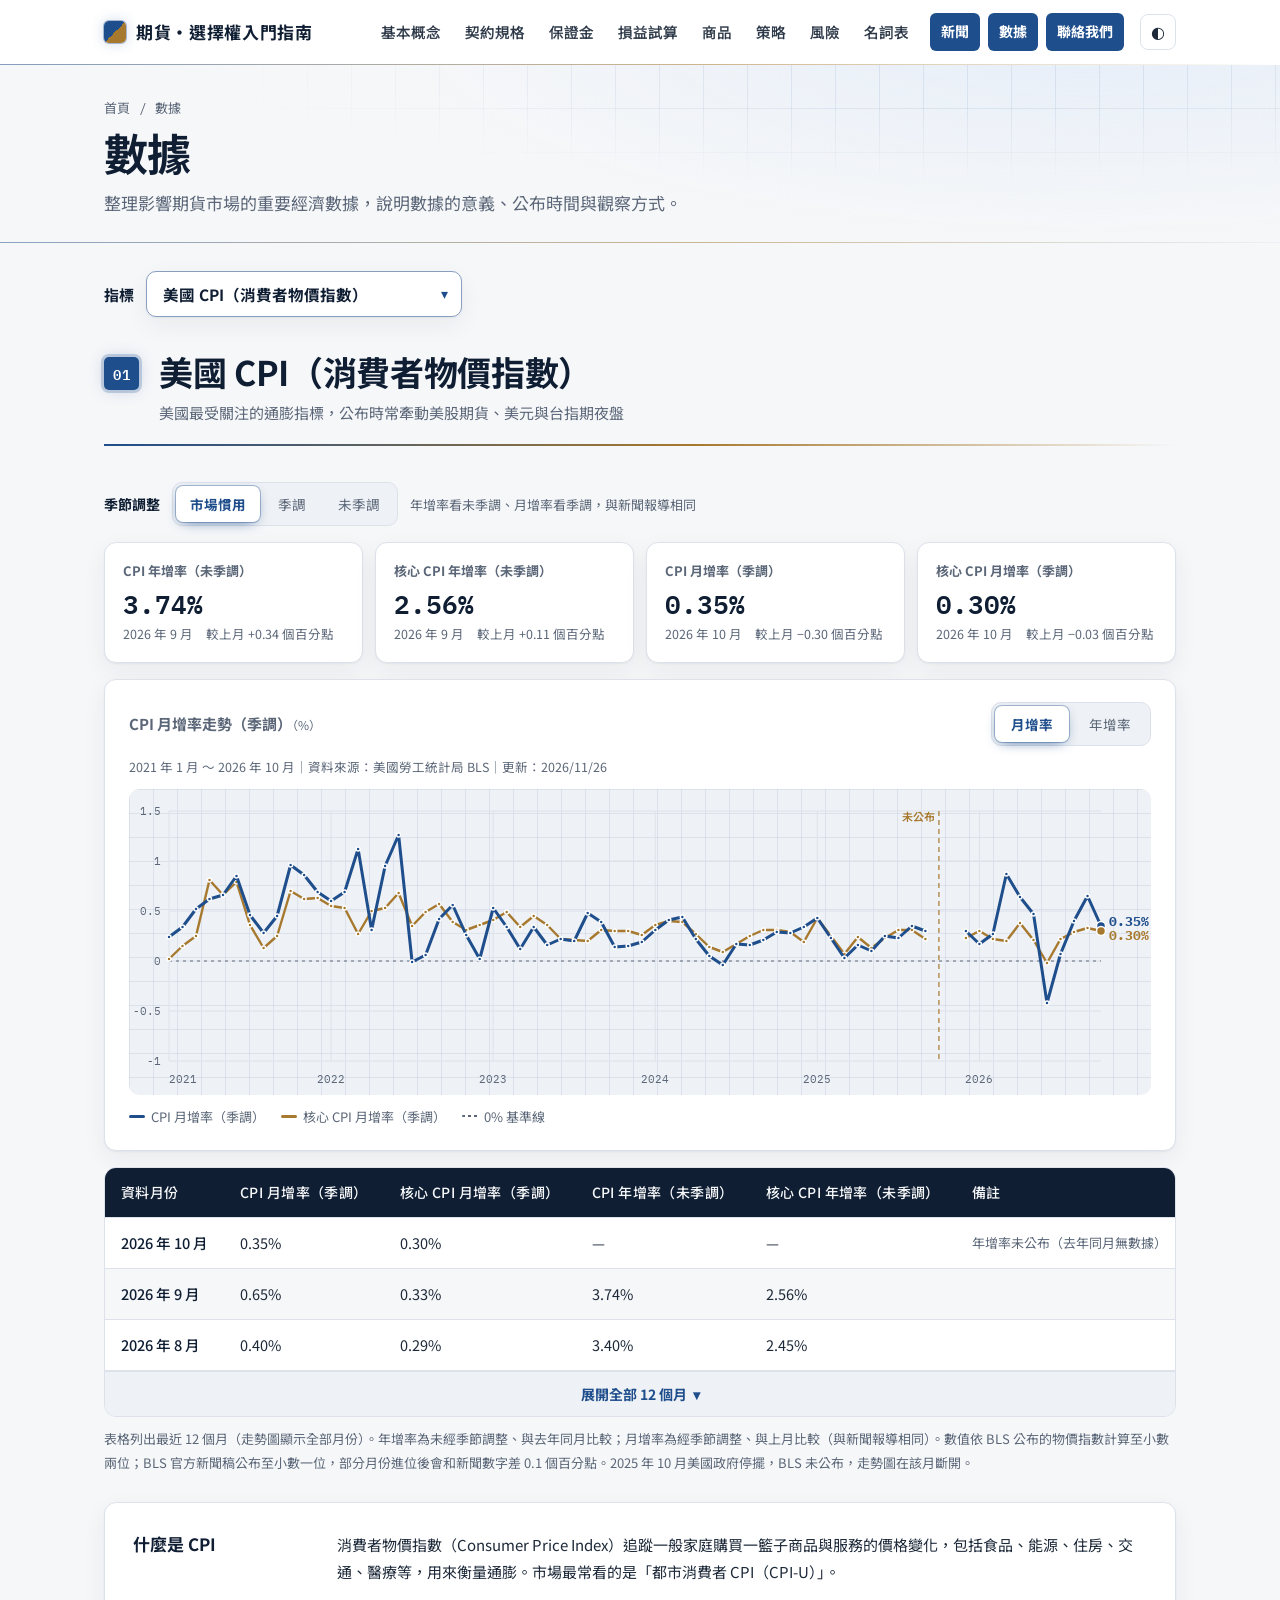
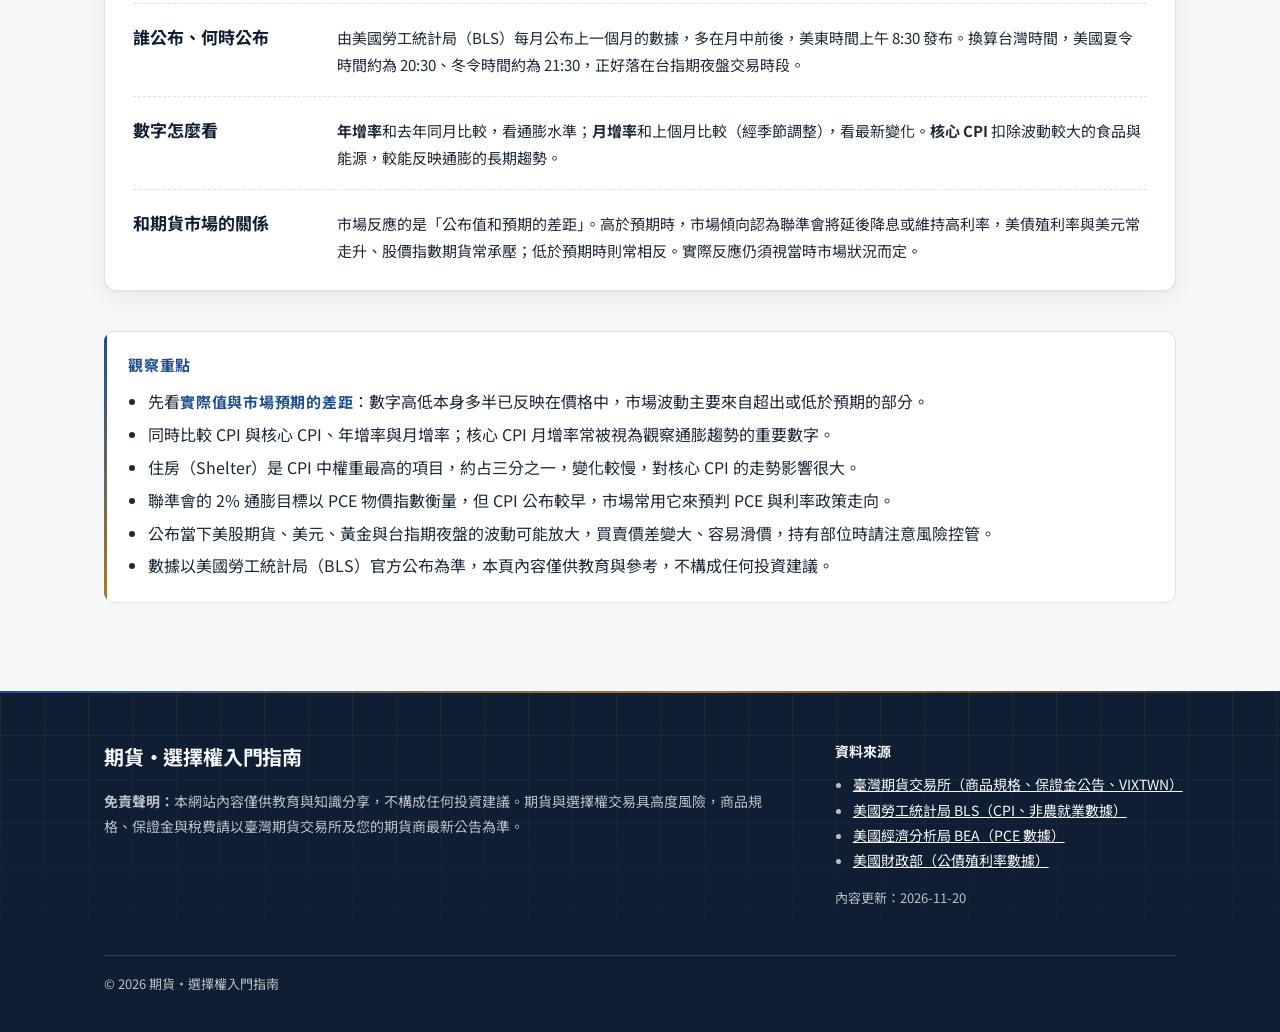
<file: analysis.html>
<!doctype html>
<html lang="zh-Hant">
<head>
  <meta charset="utf-8">
  <meta name="viewport" content="width=device-width, initial-scale=1">
  <title>數據｜期貨・選擇權入門指南</title>
  <meta name="description" content="影響期貨市場的重要經濟數據：美國 CPI、PCE、非農就業與公債殖利率的意義、公布時間、觀察方式與走勢圖。">
  <link rel="preconnect" href="https://fonts.googleapis.com">
  <link rel="preconnect" href="https://fonts.gstatic.com" crossorigin>
  <!-- 字型非同步載入：先用系統字型顯示，不擋住畫面 -->
  <link rel="stylesheet" href="https://fonts.googleapis.com/css2?family=Noto+Sans+TC:wght@400;700&amp;family=IBM+Plex+Mono:wght@400;600&amp;display=swap" media="print" onload="this.media='all'">
  <noscript><link rel="stylesheet" href="https://fonts.googleapis.com/css2?family=Noto+Sans+TC:wght@400;700&amp;family=IBM+Plex+Mono:wght@400;600&amp;display=swap"></noscript>
  <link rel="stylesheet" href="style.css">
  <!-- 先套用上次選的深淺色，避免畫面閃一下 -->
  <script>try{var t=localStorage.getItem("theme");if(t)document.documentElement.dataset.theme=t}catch(e){}</script>
</head>
<body>
  <header class="topbar">
    <div class="wrap topbar-inner">
      <a class="brand" href="index.html"><span class="brand-mark" aria-hidden="true"></span>期貨・選擇權入門指南</a>
      <button class="menu-btn" aria-label="開啟選單" aria-expanded="false">☰</button>
      <nav class="nav">
        <a href="index.html#what">基本概念</a>
        <a href="index.html#terms">契約規格</a>
        <a href="index.html#margin">保證金</a>
        <a href="index.html#calc">損益試算</a>
        <a href="index.html#products">商品</a>
        <a href="options-strategy.html" data-page="strategy">策略</a>
        <a href="index.html#risk">風險</a>
        <a href="glossary.html" data-page="glossary">名詞表</a>
        <a href="news.html" data-page="news" class="nav-cta">新聞</a>
        <a href="analysis.html" data-page="analysis" class="nav-cta nav-cta-alt active" aria-current="page">數據</a>
        <a href="contact.html" data-page="contact" class="nav-cta">聯絡我們</a>
      </nav>
      <button class="theme-btn" aria-label="切換深淺色">◐</button>
    </div>
  </header>

  <main id="top">
    <section class="page-hero tight-hero">
      <div class="wrap">
        <nav class="crumbs" aria-label="麵包屑"><a href="index.html">首頁</a><span>/</span>數據</nav>
        <h1>數據</h1>
        <!-- 篩選器恢復顯示時，把下一行換回：輸入選擇權報價與你對行情的看法，系統會判讀權利金貴或便宜，並從策略庫中篩選出符合條件的組合。 -->
        <p class="lead">整理影響期貨市場的重要經濟數據，說明數據的意義、公布時間與觀察方式。</p>
      </div>
    </section>

    <!-- 指標下拉選單：選了哪一個，下方就只顯示那一個指標（網址加 #cpi、#nfp 或 #vix 可直接開啟） -->
    <div class="ind-bar-wrap">
      <div class="wrap ind-bar">
        <label class="ind-pick" for="ind-select">指標</label>
        <div class="ind-select-box">
          <select id="ind-select" aria-label="選擇要查看的經濟指標">
            <option value="cpi">美國 CPI（消費者物價指數）</option>
            <option value="pce">美國 PCE（個人消費支出物價指數）</option>
            <option value="nfp">美國非農就業</option>
            <option value="yield">美國公債殖利率</option>
            <option value="vix">臺指選擇權波動率指數（VIXTWN）</option>
          </select>
        </div>
      </div>
    </div>

    <section class="section ind-panel" id="cpi" data-ind="cpi">
      <div class="wrap">
        <header class="sec-head">
          <span class="num">01</span>
          <div><h2>美國 CPI（消費者物價指數）</h2><p>美國最受關注的通膨指標，公布時常牽動美股期貨、美元與台指期夜盤</p></div>
        </header>

        <div class="cpi-panel">
          <div class="cpi-adj" id="cpi-adj" hidden>
            <span class="cpi-adj-l">季節調整</span>
            <div class="tabs cpi-adj-tabs" role="group" aria-label="切換季調或未季調數字">
              <button type="button" class="tab active" data-adj="mkt" aria-pressed="true">市場慣用</button>
              <button type="button" class="tab" data-adj="sa" aria-pressed="false">季調</button>
              <button type="button" class="tab" data-adj="nsa" aria-pressed="false">未季調</button>
            </div>
            <span class="hint" id="cpi-adj-hint"></span>
          </div>
          <div class="cpi-kpis" id="cpi-kpis"></div>
          <p class="hint cpi-extra" id="cpi-extra" hidden></p>
          <div class="card cpi-chart-card">
            <div class="cpi-chart-h">
              <p class="sc-chart-h"><span id="cpi-title">CPI 月增率走勢</span><small>（%）</small></p>
              <div class="tabs cpi-tabs" role="group" aria-label="切換圖表檢視方式">
                <button type="button" class="tab active" data-mode="mom" aria-pressed="true">月增率</button>
                <button type="button" class="tab" data-mode="yoy" aria-pressed="false">年增率</button>
              </div>
            </div>
            <p class="hint cpi-meta" id="cpi-meta"></p>
            <!-- 圖表位置：在 data.js 的 usCpi.rows 填入數據後，這裡會自動畫出走勢圖 -->
            <div class="sc-chart cpi-chart" id="cpi-chart"></div>
            <div class="sc-legend">
              <span><i class="sc-sw sc-sw1"></i><span id="cpi-lg1">CPI 月增率</span></span>
              <span><i class="sc-sw sc-sw2"></i><span id="cpi-lg2">核心 CPI 月增率</span></span>
              <span><i class="sc-sw sc-sw-spot"></i><span id="cpi-lg3">0% 基準線</span></span>
            </div>
          </div>
          <div class="table-wrap cpi-table">
            <table>
              <thead id="cpi-head"></thead>
              <tbody id="cpi-rows"></tbody>
            </table>
            <button type="button" class="cpi-toggle" id="cpi-toggle" aria-controls="cpi-rows" aria-expanded="false" hidden></button>
          </div>
          <p class="hint cpi-note" id="cpi-note"></p>
        </div>

        <article class="card cpi-intro cpi-intro-after">
          <section class="cpi-item"><h3>什麼是 CPI</h3><p>消費者物價指數（Consumer Price Index）追蹤一般家庭購買一籃子商品與服務的價格變化，包括食品、能源、住房、交通、醫療等，用來衡量通膨。市場最常看的是「都市消費者 CPI（CPI-U）」。</p></section>
          <section class="cpi-item"><h3>誰公布、何時公布</h3><p>由美國勞工統計局（BLS）每月公布上一個月的數據，多在月中前後，美東時間上午 8:30 發布。換算台灣時間，美國夏令時間約為 20:30、冬令時間約為 21:30，正好落在台指期夜盤交易時段。</p></section>
          <section class="cpi-item"><h3>數字怎麼看</h3><p><b>年增率</b>和去年同月比較，看通膨水準；<b>月增率</b>和上個月比較（經季節調整），看最新變化。<b>核心 CPI</b> 扣除波動較大的食品與能源，較能反映通膨的長期趨勢。</p></section>
          <section class="cpi-item"><h3>和期貨市場的關係</h3><p>市場反應的是「公布值和預期的差距」。高於預期時，市場傾向認為聯準會將延後降息或維持高利率，美債殖利率與美元常走升、股價指數期貨常承壓；低於預期時則常相反。實際反應仍須視當時市場狀況而定。</p></section>
        </article>

        <div class="keypoints">
          <b>觀察重點</b>
          <ul>
            <li>先看<b>實際值與市場預期的差距</b>：數字高低本身多半已反映在價格中，市場波動主要來自超出或低於預期的部分。</li>
            <li>同時比較 CPI 與核心 CPI、年增率與月增率；核心 CPI 月增率常被視為觀察通膨趨勢的重要數字。</li>
            <li>住房（Shelter）是 CPI 中權重最高的項目，約占三分之一，變化較慢，對核心 CPI 的走勢影響很大。</li>
            <li>聯準會的 2% 通膨目標以 PCE 物價指數衡量，但 CPI 公布較早，市場常用它來預判 PCE 與利率政策走向。</li>
            <li>公布當下美股期貨、美元、黃金與台指期夜盤的波動可能放大，買賣價差變大、容易滑價，持有部位時請注意風險控管。</li>
            <li>數據以美國勞工統計局（BLS）官方公布為準，本頁內容僅供教育與參考，不構成任何投資建議。</li>
          </ul>
        </div>
      </div>
    </section>

    <section class="section ind-panel" id="pce" data-ind="pce">
      <div class="wrap">
        <header class="sec-head">
          <span class="num">02</span>
          <div><h2>美國 PCE（個人消費支出物價指數）</h2><p>聯準會 2% 通膨目標採用的指標，牽動利率政策預期與美債殖利率</p></div>
        </header>

        <div class="cpi-panel">
          <div class="cpi-kpis" id="pce-kpis"></div>
          <p class="hint cpi-extra" id="pce-extra" hidden></p>
          <div class="card cpi-chart-card">
            <div class="cpi-chart-h">
              <p class="sc-chart-h"><span id="pce-title">PCE 月增率走勢</span><small>（%）</small></p>
              <div class="tabs cpi-tabs" role="group" aria-label="切換圖表檢視方式">
                <button type="button" class="tab active" data-mode="mom" aria-pressed="true">月增率</button>
                <button type="button" class="tab" data-mode="yoy" aria-pressed="false">年增率</button>
              </div>
            </div>
            <p class="hint cpi-meta" id="pce-meta"></p>
            <!-- 圖表位置：在 data.js 的 usPce.rows 填入數據後，這裡會自動畫出走勢圖 -->
            <div class="sc-chart cpi-chart" id="pce-chart"></div>
            <div class="sc-legend">
              <span><i class="sc-sw sc-sw1"></i><span id="pce-lg1">PCE 月增率</span></span>
              <span><i class="sc-sw sc-sw2"></i><span id="pce-lg2">核心 PCE 月增率</span></span>
              <span><i class="sc-sw sc-sw-spot"></i><span id="pce-lg3">0% 基準線</span></span>
            </div>
          </div>
          <div class="table-wrap cpi-table">
            <table>
              <thead id="pce-head"></thead>
              <tbody id="pce-rows"></tbody>
            </table>
            <button type="button" class="cpi-toggle" id="pce-toggle" aria-controls="pce-rows" aria-expanded="false" hidden></button>
          </div>
          <p class="hint cpi-note" id="pce-note"></p>
        </div>

        <article class="card cpi-intro cpi-intro-after">
          <section class="cpi-item"><h3>什麼是 PCE</h3><p>個人消費支出物價指數（Personal Consumption Expenditures Price Index）衡量美國民眾實際消費的商品與服務價格變化。涵蓋範圍比 CPI 廣，例如雇主或政府替民眾支付的醫療費用也計算在內，而且各項目的權重會隨消費習慣調整。</p></section>
          <section class="cpi-item"><h3>誰公布、何時公布</h3><p>由美國經濟分析局（BEA）在「個人所得與支出」報告中公布，通常在每月月底前後發布上一個月的數據，美東時間上午 8:30。換算台灣時間，美國夏令時間約為 20:30、冬令時間約為 21:30，落在台指期夜盤交易時段。</p></section>
          <section class="cpi-item"><h3>數字怎麼看</h3><p><b>年增率</b>和去年同月比較，看通膨水準；<b>月增率</b>和上個月比較，看最新變化。<b>核心 PCE</b> 扣除波動較大的食品與能源，較能反映通膨的長期趨勢。BEA 的月資料只公布經季節調整的數字。</p></section>
          <section class="cpi-item"><h3>和期貨市場的關係</h3><p>聯準會的 2% 通膨目標以 PCE 衡量，核心 PCE 常被視為判斷通膨趨勢的重點，因此直接影響利率政策預期。由於 CPI 較早公布，市場通常已大致推估出 PCE 的數字，公布時的意外幅度多半較小；但與預期差距大時，仍會牽動美債殖利率、美元與股價指數期貨。</p></section>
        </article>

        <div class="keypoints">
          <b>觀察重點</b>
          <ul>
            <li>PCE 通常比 CPI 略低，主要差在涵蓋範圍與權重：例如住房在 PCE 的權重明顯低於 CPI，醫療的權重則較高。</li>
            <li>聯準會的 2% 目標以 PCE 年增率衡量；核心 PCE 排除食品與能源，用來觀察通膨的趨勢方向。</li>
            <li>CPI 與 PPI 公布後，市場會先推估 PCE，所以 PCE 公布當下的波動常小於 CPI；可以和本頁的 CPI 一起比較。</li>
            <li>公布當下美股期貨、美元與台指期夜盤的波動可能放大，買賣價差變大、容易滑價，持有部位時請注意風險控管。</li>
            <li>數據以美國經濟分析局（BEA）官方公布為準，本頁內容僅供教育與參考，不構成任何投資建議。</li>
          </ul>
        </div>
      </div>
    </section>

    <section class="section ind-panel" id="nfp" data-ind="nfp">
      <div class="wrap">
        <header class="sec-head">
          <span class="num">03</span>
          <div><h2>美國非農就業</h2><p>美國就業市場最受關注的指標，常牽動聯準會利率預期與台指期夜盤</p></div>
        </header>

        <div class="cpi-panel">
          <div class="cpi-adj" id="nfp-adj" hidden>
            <span class="cpi-adj-l">季節調整</span>
            <div class="tabs cpi-adj-tabs" role="group" aria-label="切換季調或未季調數字">
              <button type="button" class="tab active" data-adj="sa" aria-pressed="true">季調</button>
              <button type="button" class="tab" data-adj="nsa" aria-pressed="false">未季調</button>
            </div>
            <span class="hint" id="nfp-adj-hint"></span>
          </div>
          <div class="cpi-kpis" id="nfp-kpis"></div>
          <div class="card cpi-chart-card">
            <div class="cpi-chart-h">
              <p class="sc-chart-h"><span id="nfp-title">非農新增就業人數</span><small id="nfp-unit">（萬人）</small></p>
              <div class="tabs cpi-tabs nfp-tabs" role="group" aria-label="切換非農圖表">
                <button type="button" class="tab active" data-mode="nfp" aria-pressed="true">新增就業</button>
                <button type="button" class="tab" data-mode="ur" aria-pressed="false">失業率</button>
                <button type="button" class="tab" data-mode="ahe" aria-pressed="false">平均時薪</button>
              </div>
            </div>
            <p class="hint cpi-meta" id="nfp-meta"></p>
            <!-- 圖表位置：在 data.js 的 usNfp.rows 填入數據後，這裡會自動畫出圖表 -->
            <div class="sc-chart cpi-chart" id="nfp-chart"></div>
            <div class="sc-legend" id="nfp-legend"></div>
          </div>
          <div class="table-wrap cpi-table">
            <table>
              <thead id="nfp-head"></thead>
              <tbody id="nfp-rows"></tbody>
            </table>
            <button type="button" class="cpi-toggle" id="nfp-toggle" aria-controls="nfp-rows" aria-expanded="false" hidden></button>
          </div>
          <p class="hint cpi-note" id="nfp-note"></p>
        </div>

        <article class="card cpi-intro cpi-intro-after">
          <section class="cpi-item"><h3>什麼是非農就業</h3><p>美國「就業情勢報告」（Employment Situation）中的非農業部門就業人數，統計企業與政府的受薪員工，不含農業從業人員、自營業者、家庭幫傭與無薪志工。市場最關注的是「當月新增多少就業人數」。</p></section>
          <section class="cpi-item"><h3>誰公布、何時公布</h3><p>由美國勞工統計局（BLS）每月公布上一個月的數據，通常在每月第一個星期五，美東時間上午 8:30 發布。換算台灣時間，美國夏令時間約為 20:30、冬令時間約為 21:30，正好落在台指期夜盤交易時段。</p></section>
          <section class="cpi-item"><h3>數字怎麼看</h3><p><b>新增就業人數</b>（經季節調整）看就業市場擴張的速度；<b>失業率</b>來自另一份家庭調查，看勞動市場的鬆緊；<b>平均時薪</b>反映薪資成長，是觀察通膨壓力的線索。前兩個月的數字會在新報告中修正，每年另有一次基準修正。</p></section>
          <section class="cpi-item"><h3>和期貨市場的關係</h3><p>市場同樣看「公布值和預期的差距」。優於預期時，市場傾向認為聯準會降息的空間變小，美債殖利率與美元常走升；遜於預期時，降息預期常升溫，但數字過弱也可能引發經濟衰退的疑慮。股價指數期貨的反應不一定朝同一方向，須視當時市場關注的重點而定。</p></section>
        </article>

        <div class="keypoints">
          <b>觀察重點</b>
          <ul>
            <li>同時看<b>新增就業、失業率與平均時薪</b>：三者方向不一定一致，例如新增就業強但失業率上升，代表勞動力也在增加。</li>
            <li>留意<b>前兩個月的修正</b>：修正幅度有時比當月數字更影響市場對就業趨勢的判斷。</li>
            <li>新增就業來自企業端的「機構調查」，失業率來自「家庭調查」，兩份調查的樣本不同，短期可能出現落差。</li>
            <li>平均時薪年增率偏高，代表薪資推升通膨的壓力較大，常和 CPI 一起觀察。</li>
            <li>公布當下美股期貨、美元、黃金與台指期夜盤的波動可能放大，買賣價差變大、容易滑價，持有部位時請注意風險控管。</li>
            <li>數據以美國勞工統計局（BLS）官方公布為準，本頁內容僅供教育與參考，不構成任何投資建議。</li>
          </ul>
        </div>
      </div>
    </section>

    <section class="section ind-panel" id="yield" data-ind="yield">
      <div class="wrap">
        <header class="sec-head">
          <span class="num">04</span>
          <div><h2>美國公債殖利率</h2><p>全球資金成本的基準，牽動美股、美元與台指期的評價</p></div>
        </header>

        <div class="cpi-panel">
          <div class="yld-range">
            <span class="cpi-adj-l">期間</span>
            <div class="tabs cpi-adj-tabs" role="group" aria-label="切換圖表期間" id="yld-range">
              <button type="button" class="tab" data-days="31" aria-pressed="false">1 個月</button>
              <button type="button" class="tab" data-days="183" aria-pressed="false">6 個月</button>
              <button type="button" class="tab" data-days="366" aria-pressed="false">1 年</button>
              <button type="button" class="tab" data-days="1096" aria-pressed="false">3 年</button>
              <button type="button" class="tab active" data-days="0" aria-pressed="true">全部</button>
            </div>
          </div>

          <!-- 原始數據：財政部官方公布值 -->
          <div class="yld-group">
            <p class="yld-gh"><span class="yld-badge">原始數據</span>財政部官方公布的各天期殖利率（%）</p>
            <div class="cpi-kpis yld-kpis" id="yld-kpis"></div>
            <div class="card cpi-chart-card">
              <div class="cpi-chart-h">
                <p class="sc-chart-h">殖利率走勢<small>（%）</small></p>
                <div class="yld-tenors" role="group" aria-label="選擇要顯示的天期" id="yld-tenors"></div>
              </div>
              <p class="hint cpi-meta" id="yld-meta"></p>
              <div class="sc-chart cpi-chart yld-chart" id="yld-chart"></div>
            </div>
            <div class="table-wrap cpi-table">
              <table>
                <thead id="yld-head"></thead>
                <tbody id="yld-rows"></tbody>
              </table>
              <button type="button" class="cpi-toggle" id="yld-toggle" aria-controls="yld-rows" aria-expanded="false" hidden></button>
            </div>
          </div>

          <!-- 加工指標：由原始數據相減計算，與原始數據分開呈現 -->
          <div class="yld-group">
            <p class="yld-gh"><span class="yld-badge derived">加工指標</span>由上方原始數據相減計算的利差（百分點）；小於 0 代表殖利率曲線倒掛</p>
            <div class="cpi-kpis yld-kpis2" id="yld-kpis2"></div>
            <div class="card cpi-chart-card">
              <div class="cpi-chart-h">
                <p class="sc-chart-h">利差走勢<small>（百分點）</small></p>
              </div>
              <div class="sc-chart cpi-chart yld-chart" id="yld-spread-chart"></div>
              <div class="sc-legend">
                <span><i class="sc-sw yld-sw-s1"></i>10 年 − 2 年</span>
                <span><i class="sc-sw yld-sw-s2"></i>10 年 − 3 個月</span>
                <span><i class="sc-sw sc-sw-spot"></i>0 基準線（低於此線＝倒掛）</span>
              </div>
            </div>
            <p class="hint cpi-note" id="yld-note"></p>
          </div>
        </div>

        <article class="card cpi-intro cpi-intro-after">
          <section class="cpi-item"><h3>什麼是公債殖利率</h3><p>投資人買進美國政府公債並持有到期的年化報酬率。債券價格下跌時殖利率上升，兩者反向變動。<b>短天期</b>（3 個月、2 年）主要反映市場對聯準會政策利率的預期；<b>長天期</b>（10 年、30 年）則反映經濟成長、通膨與財政風險。10 年期是全球資產定價最常用的基準。</p></section>
          <section class="cpi-item"><h3>誰公布、何時公布</h3><p>由美國財政部每個交易日公布各天期殖利率（Daily Treasury Par Yield Curve Rates），以紐約時間下午約 3:30 的市場報價計算，換算台灣時間約為隔天清晨。美國公債休市日沒有資料。</p></section>
          <section class="cpi-item"><h3>殖利率曲線怎麼看</h3><p>把各天期的殖利率連起來就是殖利率曲線。正常情況下長天期高於短天期；若短天期反而高於長天期，稱為<b>倒掛</b>，歷史上常被視為經濟衰退的預警訊號，但不代表一定會發生，發生的時間也不確定。</p></section>
          <section class="cpi-item"><h3>和期貨市場的關係</h3><p>殖利率上升代表資金成本提高，常壓抑股市評價，對科技成長股的影響尤其明顯，美元也常同步走強；殖利率快速下滑則可能反映避險需求或降息預期。台指期權值以科技股為主，常跟著美債殖利率與美股科技股的變化波動。</p></section>
        </article>

        <div class="keypoints">
          <b>觀察重點</b>
          <ul>
            <li><b>10 年 − 2 年</b>與<b>10 年 − 3 個月</b>是最常用的兩個利差；利差由負轉正（倒掛結束）的時點也常受到市場關注。</li>
            <li>殖利率的變動常用「基點」（bp）表示：1 個百分點＝100 個基點，例如 4.50% 升到 4.53% 就是上升 3 個基點。</li>
            <li>短天期殖利率對聯準會的利率決策最敏感；長天期殖利率則受通膨預期、公債供給與財政狀況影響較大。</li>
            <li>CPI、非農等重要數據公布當下，殖利率常大幅波動，可以和本頁其他指標一起觀察。</li>
            <li>原始數據以美國財政部公布為準；利差為本站依原始數據計算的加工指標。本頁內容僅供教育與參考，不構成任何投資建議。</li>
          </ul>
        </div>
      </div>
    </section>

    <section class="section ind-panel" id="vix" data-ind="vix">
      <div class="wrap">
        <header class="sec-head">
          <span class="num">05</span>
          <div><h2>臺指選擇權波動率指數（VIXTWN）</h2><p>由臺指選擇權價格推算市場對台股未來波動的預期，常被稱為「恐慌指數」</p></div>
        </header>

        <div class="cpi-panel">
          <div class="yld-range">
            <span class="cpi-adj-l">期間</span>
            <div class="tabs cpi-adj-tabs" role="group" aria-label="切換圖表期間" id="vix-range">
              <button type="button" class="tab" data-days="31" aria-pressed="false">1 個月</button>
              <button type="button" class="tab" data-days="92" aria-pressed="false">3 個月</button>
              <button type="button" class="tab active" data-days="0" aria-pressed="true">全部</button>
            </div>
          </div>

          <div class="cpi-kpis" id="vix-kpis"></div>
          <div class="card cpi-chart-card">
            <div class="cpi-chart-h">
              <p class="sc-chart-h">VIXTWN 走勢<small>（每日收盤）</small></p>
            </div>
            <p class="hint cpi-meta" id="vix-meta"></p>
            <div class="sc-chart cpi-chart yld-chart" id="vix-chart"></div>
          </div>
          <div class="table-wrap cpi-table">
            <table>
              <thead><tr><th>日期</th><th>VIXTWN</th><th>較前一交易日</th></tr></thead>
              <tbody id="vix-rows"></tbody>
            </table>
            <button type="button" class="cpi-toggle" id="vix-toggle" aria-controls="vix-rows" aria-expanded="false" hidden></button>
          </div>
          <p class="hint cpi-note" id="vix-note"></p>
        </div>

        <article class="card cpi-intro cpi-intro-after">
          <section class="cpi-item"><h3>什麼是 VIXTWN</h3><p>臺指選擇權波動率指數由臺灣期貨交易所編製，參考美國芝加哥選擇權交易所（CBOE）VIX 指數的方法，以臺指選擇權（TXO）近月與次近月契約的價格，推算市場預期台股未來 30 天的年化波動程度（%）。</p></section>
          <section class="cpi-item"><h3>誰公布、何時公布</h3><p>由臺灣期貨交易所在交易時間內即時計算並公布。本頁採用每個交易日的收盤值，台股休市日沒有資料。</p></section>
          <section class="cpi-item"><h3>數字怎麼看</h3><p>數字越高，代表市場預期台股接下來的波動越大、避險需求越強。例如 20 代表市場預期未來一年的波動約 20%，粗略換算約為未來 30 天 ±5.8%（20 ÷ √12）的幅度，只是統計上的估計，不是漲跌預測。指數常在台股急跌時快速走高，與台股走勢多呈反向。</p></section>
          <section class="cpi-item"><h3>和期貨市場的關係</h3><p>波動率越高，選擇權的權利金通常越貴，買權與賣權都一樣；賣方承擔的風險也越大。波動放大時，台指期的價格跳動與盤中震盪幅度常跟著擴大，期交所也可能調整保證金。</p></section>
        </article>

        <div class="keypoints">
          <b>觀察重點</b>
          <ul>
            <li>VIXTWN 看的是「波動的大小」，不是方向；數字高代表市場預期震盪大，漲跌都有可能。</li>
            <li>指數突然大幅跳升，常出現在重大消息或急跌行情時，可以和台指期走勢、外資期貨部位一起觀察。</li>
            <li>波動率偏高時買進選擇權的成本較高，偏低時相對便宜；選擇權賣方則要留意波動突然放大的風險。</li>
            <li>數值以臺灣期貨交易所公布為準。本頁內容僅供教育與參考，不構成任何投資建議。</li>
          </ul>
        </div>
      </div>
    </section>

    <!-- 選擇權策略篩選器暫時停用：要恢復顯示，刪掉下一行的 hidden -->
    <section class="section" id="screener" hidden>
      <div class="wrap">
        <header class="sec-head">
          <span class="num">06</span>
          <div><h2>選擇權策略篩選器</h2><p>依你的報價、看法與資金條件，比較各策略的損益與所需資金</p></div>
        </header>

        <div class="sc">
          <form class="sc-form" id="sc-form" autocomplete="off">
            <fieldset class="sc-box">
              <legend><span class="sc-step">1</span>市場報價</legend>
              <div class="sc-row4">
                <label>台指現價<input id="sc-spot" type="number" step="any"></label>
                <label>期貨價格<input id="sc-fut" type="number" step="any"></label>
                <label>距到期天數<input id="sc-days" type="number" min="1" step="1"></label>
                <label>每檔間隔<select id="sc-step" aria-describedby="sc-chain-hint"></select></label>
              </div>
              <div class="sc-chain">
                <div class="sc-chain-h"><span>履約價</span><span>Call 權利金</span><span>Put 權利金</span></div>
                <div id="sc-chain"></div>
              </div>
              <p class="hint" id="sc-chain-hint">臺指選擇權履約價間距固定 50 點，表格的 5 檔依「每檔間隔」排開（都是 50 的倍數）。改變間隔時，價平以外的報價會清空並改用價平隱含波動率估算（灰字），請再填入實際報價。價平以台指現價最接近的履約價為準。</p>
              <details class="sc-more">
                <summary>判讀與保證金參數</summary>
                <div class="sc-row4">
                  <label>參考 IV（%）<input id="sc-refiv" type="number" min="1" step="any"></label>
                  <label>A 值（元）<input id="sc-a" type="number" min="0" step="any"></label>
                  <label>B 值（元）<input id="sc-b" type="number" min="0" step="any"></label>
                  <label>C 值（元）<input id="sc-cval" type="number" min="0" step="any"></label>
                </div>
                <p class="hint">參考 IV 用來判斷權利金偏貴或偏便宜，可填近期平均 IV 或台指 VIX。A、B、C 值預設帶入期交所公告的臺指選擇權原始保證金（<span id="sc-mdate"></span>），期交所調整時可自行修改。</p>
              </details>
            </fieldset>

            <fieldset class="sc-box">
              <legend><span class="sc-step">2</span>你的看法與條件</legend>
              <div class="seg sc-seg sc-seg6" role="radiogroup" aria-label="行情看法">
                <label><input type="radio" name="sc-view" value="bigup"><span>大漲</span></label>
                <label><input type="radio" name="sc-view" value="up" checked><span>小漲</span></label>
                <label><input type="radio" name="sc-view" value="flat"><span>盤整</span></label>
                <label><input type="radio" name="sc-view" value="dn"><span>小跌</span></label>
                <label><input type="radio" name="sc-view" value="bigdn"><span>大跌</span></label>
                <label><input type="radio" name="sc-view" value="vol"><span>大波動</span></label>
              </div>
              <div class="sc-row2">
                <label>目標價（可不填）<input id="sc-target" type="number" step="any" placeholder="依看法自動設定"></label>
                <label>資金上限（元）<input id="sc-budget" type="number" min="0" step="any"></label>
              </div>
              <div class="sc-row2">
                <div class="sc-field"><span class="sc-lbl">風險限制</span>
                  <div class="seg sc-seg" role="radiogroup" aria-label="風險限制">
                    <label><input type="radio" name="sc-risk" value="limited" checked><span>虧損有上限</span></label>
                    <label><input type="radio" name="sc-risk" value="any"><span>不限</span></label>
                  </div>
                </div>
                <div class="sc-field"><span class="sc-lbl">優先考量</span>
                  <div class="seg sc-seg" role="radiogroup" aria-label="優先考量">
                    <label><input type="radio" name="sc-rank" value="ret" checked><span>報酬</span></label>
                    <label><input type="radio" name="sc-rank" value="cost"><span>成本</span></label>
                  </div>
                </div>
              </div>
            </fieldset>
          </form>

          <div class="sc-out" aria-live="polite">
            <div class="calc-output sc-read">
              <div class="sc-read-h"><span class="sc-step">3</span>市場判讀</div>
              <div class="out-grid sc-read-grid" id="sc-read"></div>
              <p class="note" id="sc-read-note"></p>
            </div>
            <div class="sc-res">
              <div class="sc-res-h"><span class="sc-step">4</span><div><b>符合你條件的策略</b><small id="sc-count"></small></div></div>
              <div id="sc-top"></div>
              <div class="card sc-chart-card" id="sc-chart-card">
                <p class="sc-chart-h">到期損益比較<small>（點）</small></p>
                <div class="sc-chart" id="sc-chart"></div>
                <div class="sc-legend" id="sc-legend"></div>
              </div>
              <div id="sc-more"></div>
            </div>
          </div>
        </div>

        <div class="keypoints">
          <b>篩選方式</b>
          <ul>
            <li>先依看法設定情境價：沒填目標價時，小漲／小跌為現價 ± 0.4 倍預期波動，大漲／大跌為 ± 1 倍，盤整為現價，大波動看上下兩邊各 1.3 倍（你預期的波動要比市場大）。</li>
            <li>只留下「看對時會賺錢、而且明顯比看錯方向時好」的策略；大漲／大跌還要比價格不動時賺得多，盤整則要比價格大幅移動時好。看對時的獲利也要夠大（相對於可能的虧損），再排除超出資金上限或不符合風險限制的組合。</li>
            <li>報酬是看對時的獲利 ÷ 所需資金；成本是所需資金（權利金 ＋ 保證金估算）。</li>
            <li>權利金偏高時，先收權利金的策略略為加分；偏低時，付權利金的策略略為加分。每個策略會比較不同履約價的組合，只顯示條件最好的那一組。</li>
            <li>保證金依期交所公式粗估：單一賣方為權利金市值 ＋ Max(A 值 − 價外值, B 值)，價差拆成組合單計算，實際以期貨商計收為準。</li>
            <li>本工具僅供教育與試算參考，不構成任何投資建議。</li>
          </ul>
        </div>
        <div class="back-row"><a class="btn ghost" href="options-strategy.html">查看全部選擇權策略 →</a></div>
      </div>
    </section>
  </main>

  <footer class="footer">
    <div class="wrap footer-grid">
      <div>
        <p class="footer-brand">期貨・選擇權入門指南</p>
        <p><strong>免責聲明：</strong>本網站內容僅供教育與知識分享，不構成任何投資建議。期貨與選擇權交易具高度風險，商品規格、保證金與稅費請以臺灣期貨交易所及您的期貨商最新公告為準。</p>
      </div>
      <div>
        <p class="footer-h">資料來源</p>
        <ul class="sources">
          <li><a href="https://www.taifex.com.tw/" target="_blank" rel="noopener">臺灣期貨交易所（商品規格、保證金公告、VIXTWN）</a></li>
          <li><a href="https://www.bls.gov/cpi/" target="_blank" rel="noopener">美國勞工統計局 BLS（CPI、非農就業數據）</a></li>
          <li><a href="https://www.bea.gov/data/personal-consumption-expenditures-price-index" target="_blank" rel="noopener">美國經濟分析局 BEA（PCE 數據）</a></li>
          <li><a href="https://home.treasury.gov/resource-center/data-chart-center/interest-rates" target="_blank" rel="noopener">美國財政部（公債殖利率數據）</a></li>
        </ul>
        <p class="small">內容更新：<span id="updated"></span></p>
      </div>
    </div>
    <div class="wrap"><p class="small copy">© <span id="year"></span> 期貨・選擇權入門指南</p></div>
  </footer>

  <script src="data.js" defer></script>
  <script src="yield-data.js" defer></script>
  <script src="script.js" defer></script>
</body>
</html>
</file>
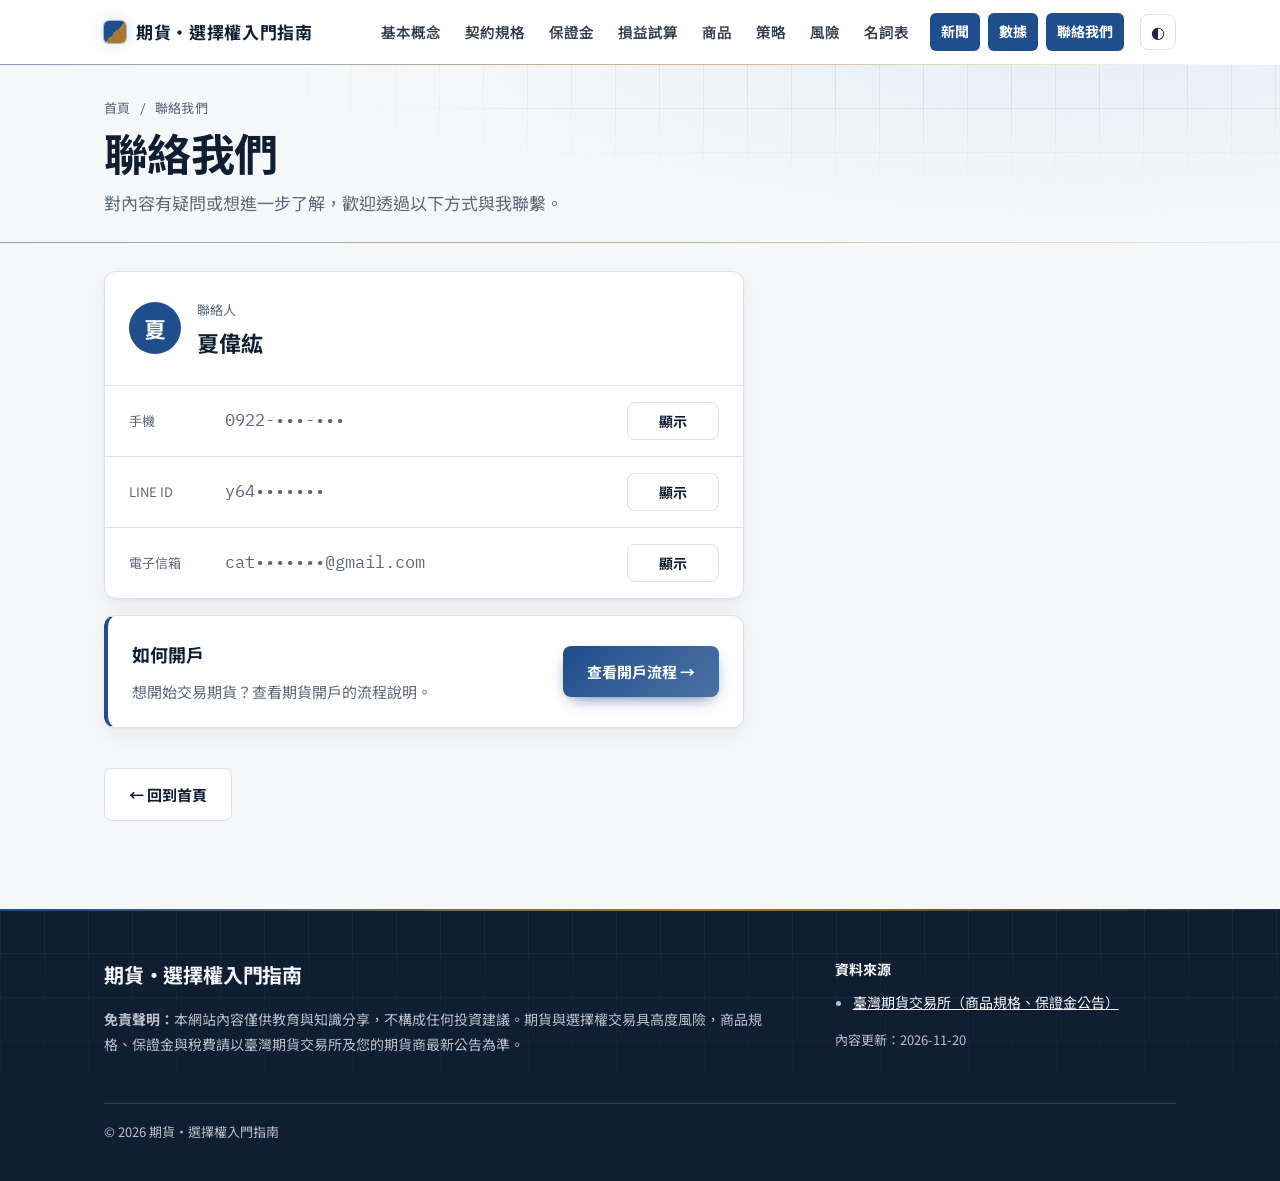
<file: contact.html>
<!doctype html>
<html lang="zh-Hant">
<head>
  <meta charset="utf-8">
  <meta name="viewport" content="width=device-width, initial-scale=1">
  <title>聯絡我們｜期貨・選擇權入門指南</title>
  <meta name="description" content="期貨・選擇權入門指南聯絡方式：手機、LINE、電子信箱。">
  <link rel="preconnect" href="https://fonts.googleapis.com">
  <link rel="preconnect" href="https://fonts.gstatic.com" crossorigin>
  <!-- 字型非同步載入：先用系統字型顯示，不擋住畫面 -->
  <link rel="stylesheet" href="https://fonts.googleapis.com/css2?family=Noto+Sans+TC:wght@400;700&amp;family=IBM+Plex+Mono:wght@400;600&amp;display=swap" media="print" onload="this.media='all'">
  <noscript><link rel="stylesheet" href="https://fonts.googleapis.com/css2?family=Noto+Sans+TC:wght@400;700&amp;family=IBM+Plex+Mono:wght@400;600&amp;display=swap"></noscript>
  <link rel="stylesheet" href="style.css">
  <!-- 先套用上次選的深淺色，避免畫面閃一下 -->
  <script>try{var t=localStorage.getItem("theme");if(t)document.documentElement.dataset.theme=t}catch(e){}</script>
</head>
<body>
  <header class="topbar">
    <div class="wrap topbar-inner">
      <a class="brand" href="index.html"><span class="brand-mark" aria-hidden="true"></span>期貨・選擇權入門指南</a>
      <button class="menu-btn" aria-label="開啟選單" aria-expanded="false">☰</button>
      <nav class="nav">
        <a href="index.html#what">基本概念</a>
        <a href="index.html#terms">契約規格</a>
        <a href="index.html#margin">保證金</a>
        <a href="index.html#calc">損益試算</a>
        <a href="index.html#products">商品</a>
        <a href="options-strategy.html" data-page="strategy">策略</a>
        <a href="index.html#risk">風險</a>
        <a href="glossary.html" data-page="glossary">名詞表</a>
        <a href="news.html" data-page="news" class="nav-cta">新聞</a>
        <a href="analysis.html" data-page="analysis" class="nav-cta nav-cta-alt">數據</a>
        <a href="contact.html" data-page="contact" class="nav-cta active" aria-current="page">聯絡我們</a>
      </nav>
      <button class="theme-btn" aria-label="切換深淺色">◐</button>
    </div>
  </header>

  <main id="top">
    <section class="page-hero tight-hero">
      <div class="wrap">
        <nav class="crumbs" aria-label="麵包屑"><a href="index.html">首頁</a><span>/</span>聯絡我們</nav>
        <h1>聯絡我們</h1>
        <p class="lead">對內容有疑問或想進一步了解，歡迎透過以下方式與我聯繫。</p>
      </div>
    </section>

    <section class="section tight-top">
      <div class="wrap">
        <div class="ct-layout">
          <div class="ct-main">
            <div id="contact-list"></div>
            <a class="card os-link ct-open" href="https://customer.dcn.com.tw/Sop/ExampleFutureOpen" target="_blank" rel="noopener">
              <div>
                <h3>如何開戶</h3>
                <p>想開始交易期貨？查看期貨開戶的流程說明。</p>
              </div>
              <span class="btn primary">查看開戶流程 →</span>
            </a>
          </div>
          <!-- 海報暫時隱藏：要恢復顯示，刪掉下一行的 hidden 即可 -->
          <figure class="ct-flyer" hidden>
            <a href="images/contact-card.jpg" target="_blank" rel="noopener" title="開啟原尺寸海報">
              <img src="images/contact-card.jpg" width="1600" height="2260" loading="lazy" decoding="async"
                alt="大昌期貨專屬營業員夏偉紘宣傳海報：交易之前，先懂風險，穩健交易、可線上開戶；小資友善、線上開戶、專屬資訊與教學網站、風險控管；線上開戶 4 步驟與 LINE 線上諮詢 QR Code；附公司資訊與風險預告。">
            </a>
            <figcaption>點圖片可放大查看完整內容</figcaption>
          </figure>
        </div>
        <div class="back-row"><a class="btn ghost" href="index.html">← 回到首頁</a></div>
      </div>
    </section>
  </main>

  <footer class="footer">
    <div class="wrap footer-grid">
      <div>
        <p class="footer-brand">期貨・選擇權入門指南</p>
        <p><strong>免責聲明：</strong>本網站內容僅供教育與知識分享，不構成任何投資建議。期貨與選擇權交易具高度風險，商品規格、保證金與稅費請以臺灣期貨交易所及您的期貨商最新公告為準。</p>
      </div>
      <div>
        <p class="footer-h">資料來源</p>
        <ul class="sources">
          <li><a href="https://www.taifex.com.tw/" target="_blank" rel="noopener">臺灣期貨交易所（商品規格、保證金公告）</a></li>
        </ul>
        <p class="small">內容更新：<span id="updated"></span></p>
      </div>
    </div>
    <div class="wrap"><p class="small copy">© <span id="year"></span> 期貨・選擇權入門指南</p></div>
  </footer>

  <script src="data.js" defer></script>
  <script src="script.js" defer></script>
</body>
</html>
</file>
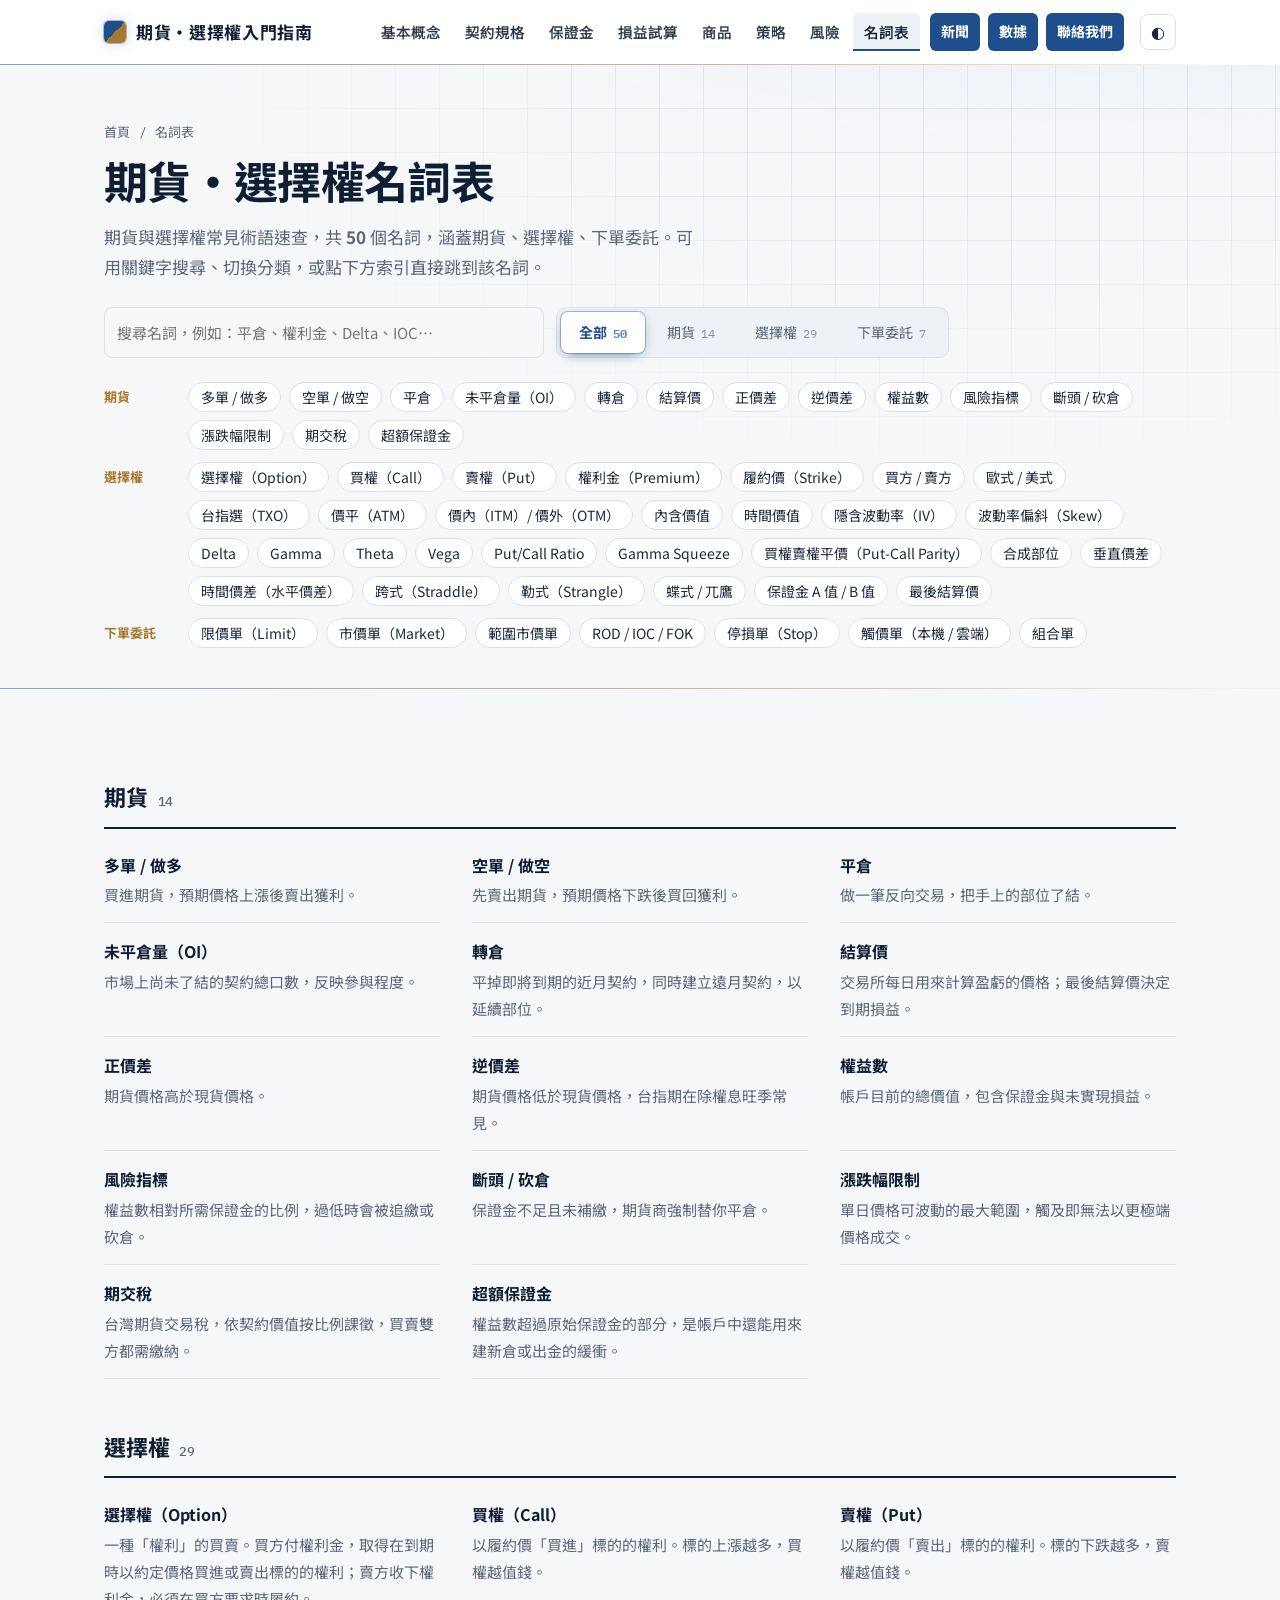
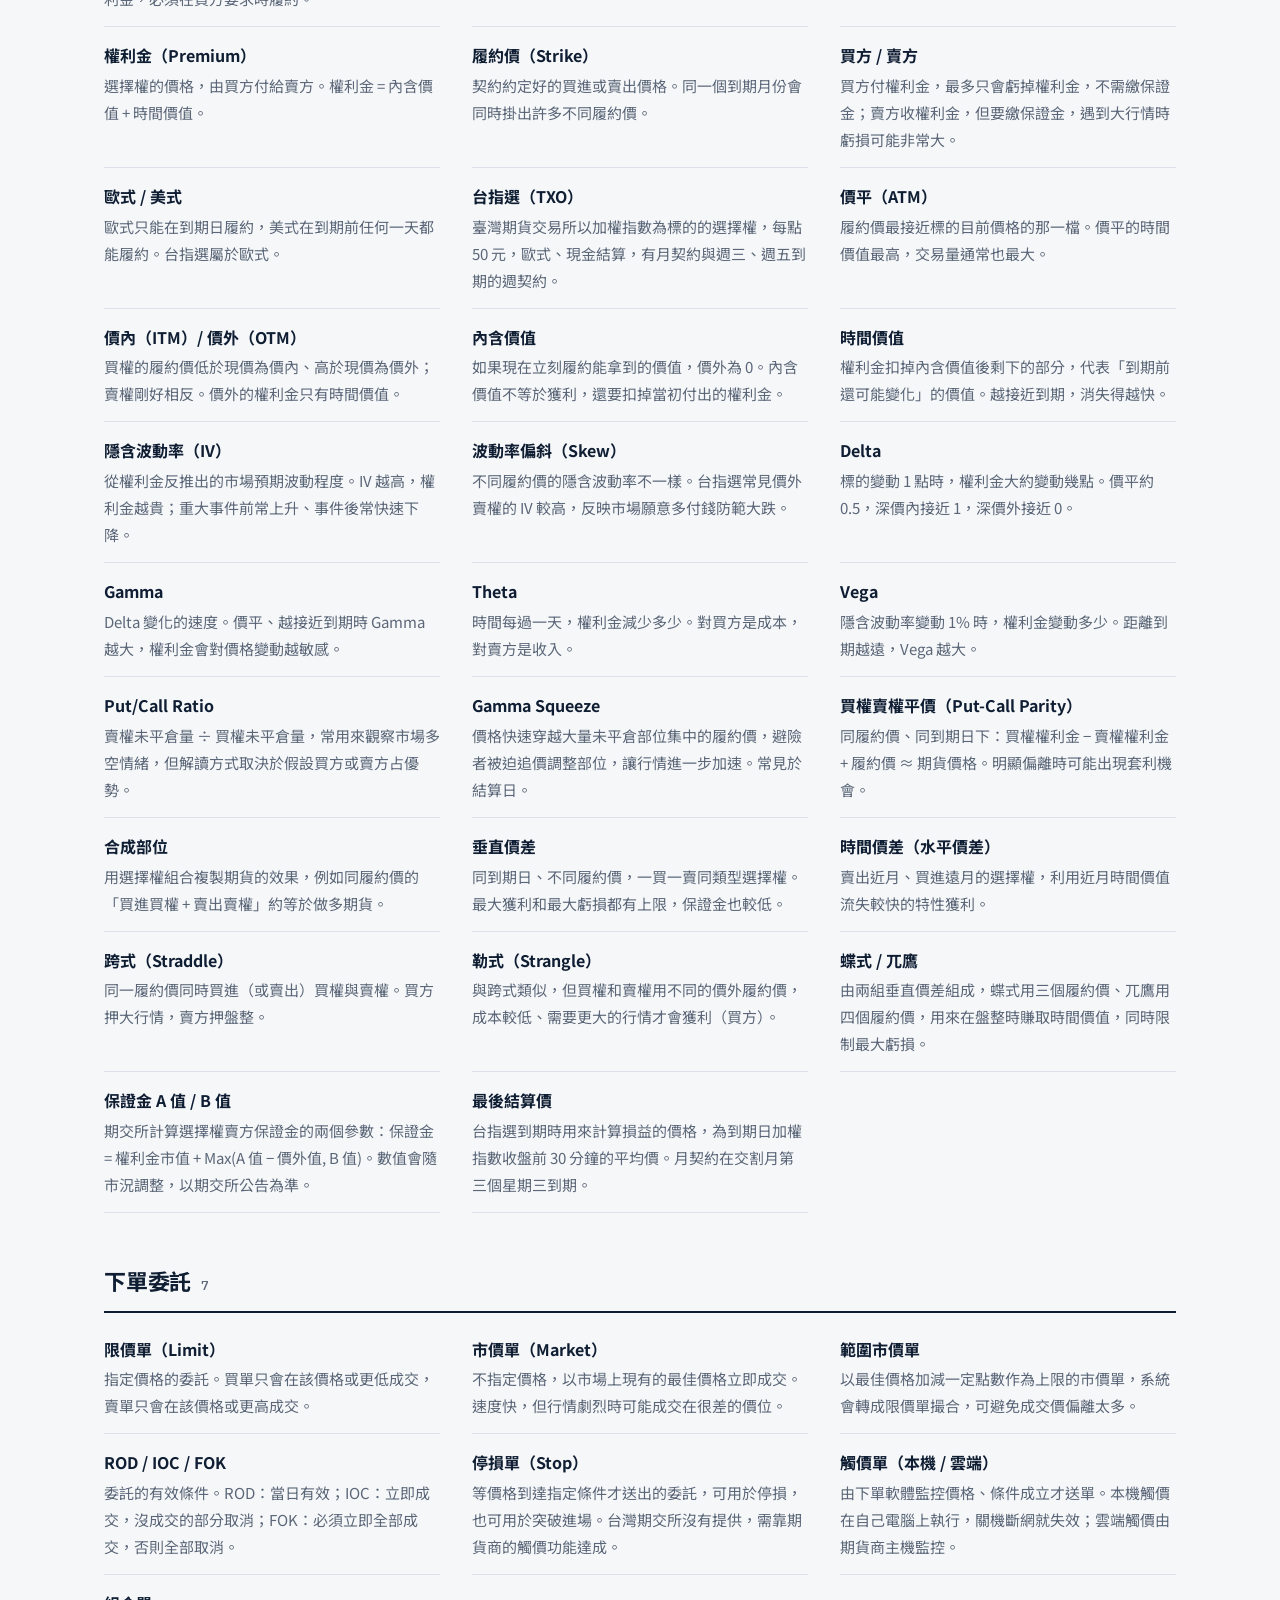
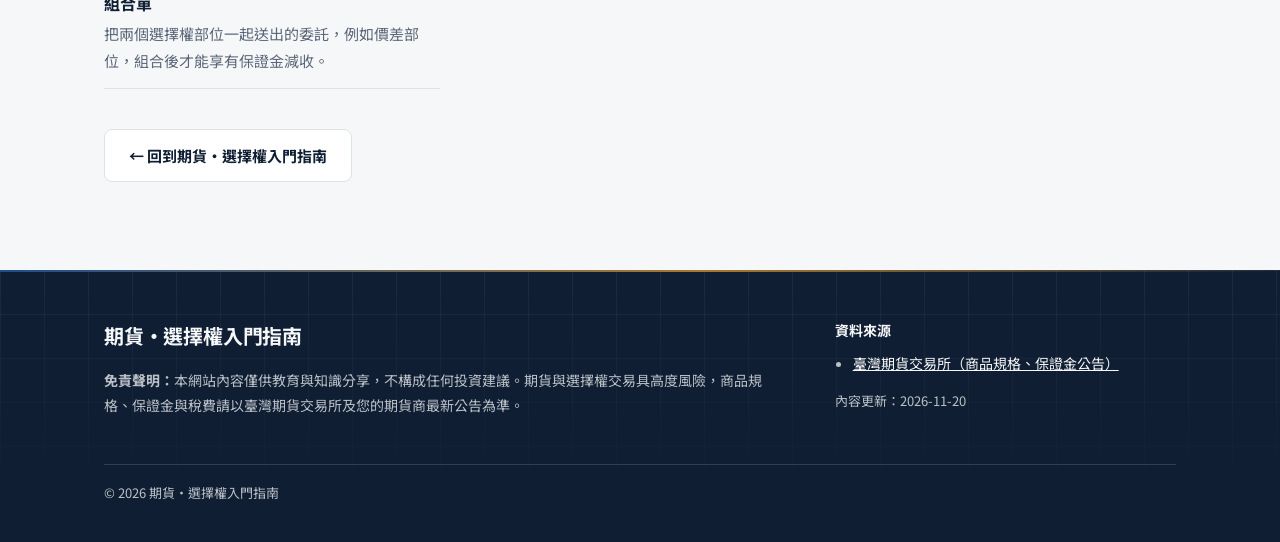
<file: glossary.html>
<!doctype html>
<html lang="zh-Hant">
<head>
  <meta charset="utf-8">
  <meta name="viewport" content="width=device-width, initial-scale=1">
  <title>名詞表｜期貨・選擇權入門指南</title>
  <meta name="description" content="期貨與選擇權常見術語速查：平倉、轉倉、結算價、權利金、價內價外、Delta、隱含波動率、委託條件等名詞解釋。">
  <link rel="preconnect" href="https://fonts.googleapis.com">
  <link rel="preconnect" href="https://fonts.gstatic.com" crossorigin>
  <!-- 字型非同步載入：先用系統字型顯示，不擋住畫面 -->
  <link rel="stylesheet" href="https://fonts.googleapis.com/css2?family=Noto+Sans+TC:wght@400;700&amp;family=IBM+Plex+Mono:wght@400;600&amp;display=swap" media="print" onload="this.media='all'">
  <noscript><link rel="stylesheet" href="https://fonts.googleapis.com/css2?family=Noto+Sans+TC:wght@400;700&amp;family=IBM+Plex+Mono:wght@400;600&amp;display=swap"></noscript>
  <link rel="stylesheet" href="style.css">
  <!-- 先套用上次選的深淺色，避免畫面閃一下 -->
  <script>try{var t=localStorage.getItem("theme");if(t)document.documentElement.dataset.theme=t}catch(e){}</script>
</head>
<body>
  <header class="topbar">
    <div class="wrap topbar-inner">
      <a class="brand" href="index.html"><span class="brand-mark" aria-hidden="true"></span>期貨・選擇權入門指南</a>
      <button class="menu-btn" aria-label="開啟選單" aria-expanded="false">☰</button>
      <nav class="nav">
        <a href="index.html#what">基本概念</a>
        <a href="index.html#terms">契約規格</a>
        <a href="index.html#margin">保證金</a>
        <a href="index.html#calc">損益試算</a>
        <a href="index.html#products">商品</a>
        <a href="options-strategy.html" data-page="strategy">策略</a>
        <a href="index.html#risk">風險</a>
        <a href="glossary.html" data-page="glossary" class="active" aria-current="page">名詞表</a>
        <a href="news.html" data-page="news" class="nav-cta">新聞</a>
        <a href="analysis.html" data-page="analysis" class="nav-cta nav-cta-alt">數據</a>
        <a href="contact.html" data-page="contact" class="nav-cta">聯絡我們</a>
      </nav>
      <button class="theme-btn" aria-label="切換深淺色">◐</button>
    </div>
  </header>

  <main id="top">
    <section class="page-hero">
      <div class="wrap">
        <nav class="crumbs" aria-label="麵包屑"><a href="index.html">首頁</a><span>/</span>名詞表</nav>
        <h1>期貨・選擇權名詞表</h1>
        <p class="lead">期貨與選擇權常見術語速查，共 <b id="g-count"></b> 個名詞，涵蓋<span id="g-cats"></span>。可用關鍵字搜尋、切換分類，或點下方索引直接跳到該名詞。</p>
        <div class="g-toolbar">
          <input id="g-search" class="search" type="search" placeholder="搜尋名詞，例如：平倉、權利金、Delta、IOC…" aria-label="搜尋名詞">
          <div class="tabs g-filter" id="g-filter" role="group" aria-label="名詞分類"></div>
        </div>
        <div class="g-index" id="g-index" aria-label="名詞索引"></div>
      </div>
    </section>

    <section class="section">
      <div class="wrap">
        <div id="g-list"></div>
        <p id="g-empty" class="note" hidden>找不到符合的名詞。</p>
        <div class="back-row"><a class="btn ghost" href="index.html">← 回到期貨・選擇權入門指南</a></div>
      </div>
    </section>
  </main>

  <footer class="footer">
    <div class="wrap footer-grid">
      <div>
        <p class="footer-brand">期貨・選擇權入門指南</p>
        <p><strong>免責聲明：</strong>本網站內容僅供教育與知識分享，不構成任何投資建議。期貨與選擇權交易具高度風險，商品規格、保證金與稅費請以臺灣期貨交易所及您的期貨商最新公告為準。</p>
      </div>
      <div>
        <p class="footer-h">資料來源</p>
        <ul class="sources">
          <li><a href="https://www.taifex.com.tw/" target="_blank" rel="noopener">臺灣期貨交易所（商品規格、保證金公告）</a></li>
        </ul>
        <p class="small">內容更新：<span id="updated"></span></p>
      </div>
    </div>
    <div class="wrap"><p class="small copy">© <span id="year"></span> 期貨・選擇權入門指南</p></div>
  </footer>

  <script src="data.js" defer></script>
  <script src="script.js" defer></script>
</body>
</html>
</file>
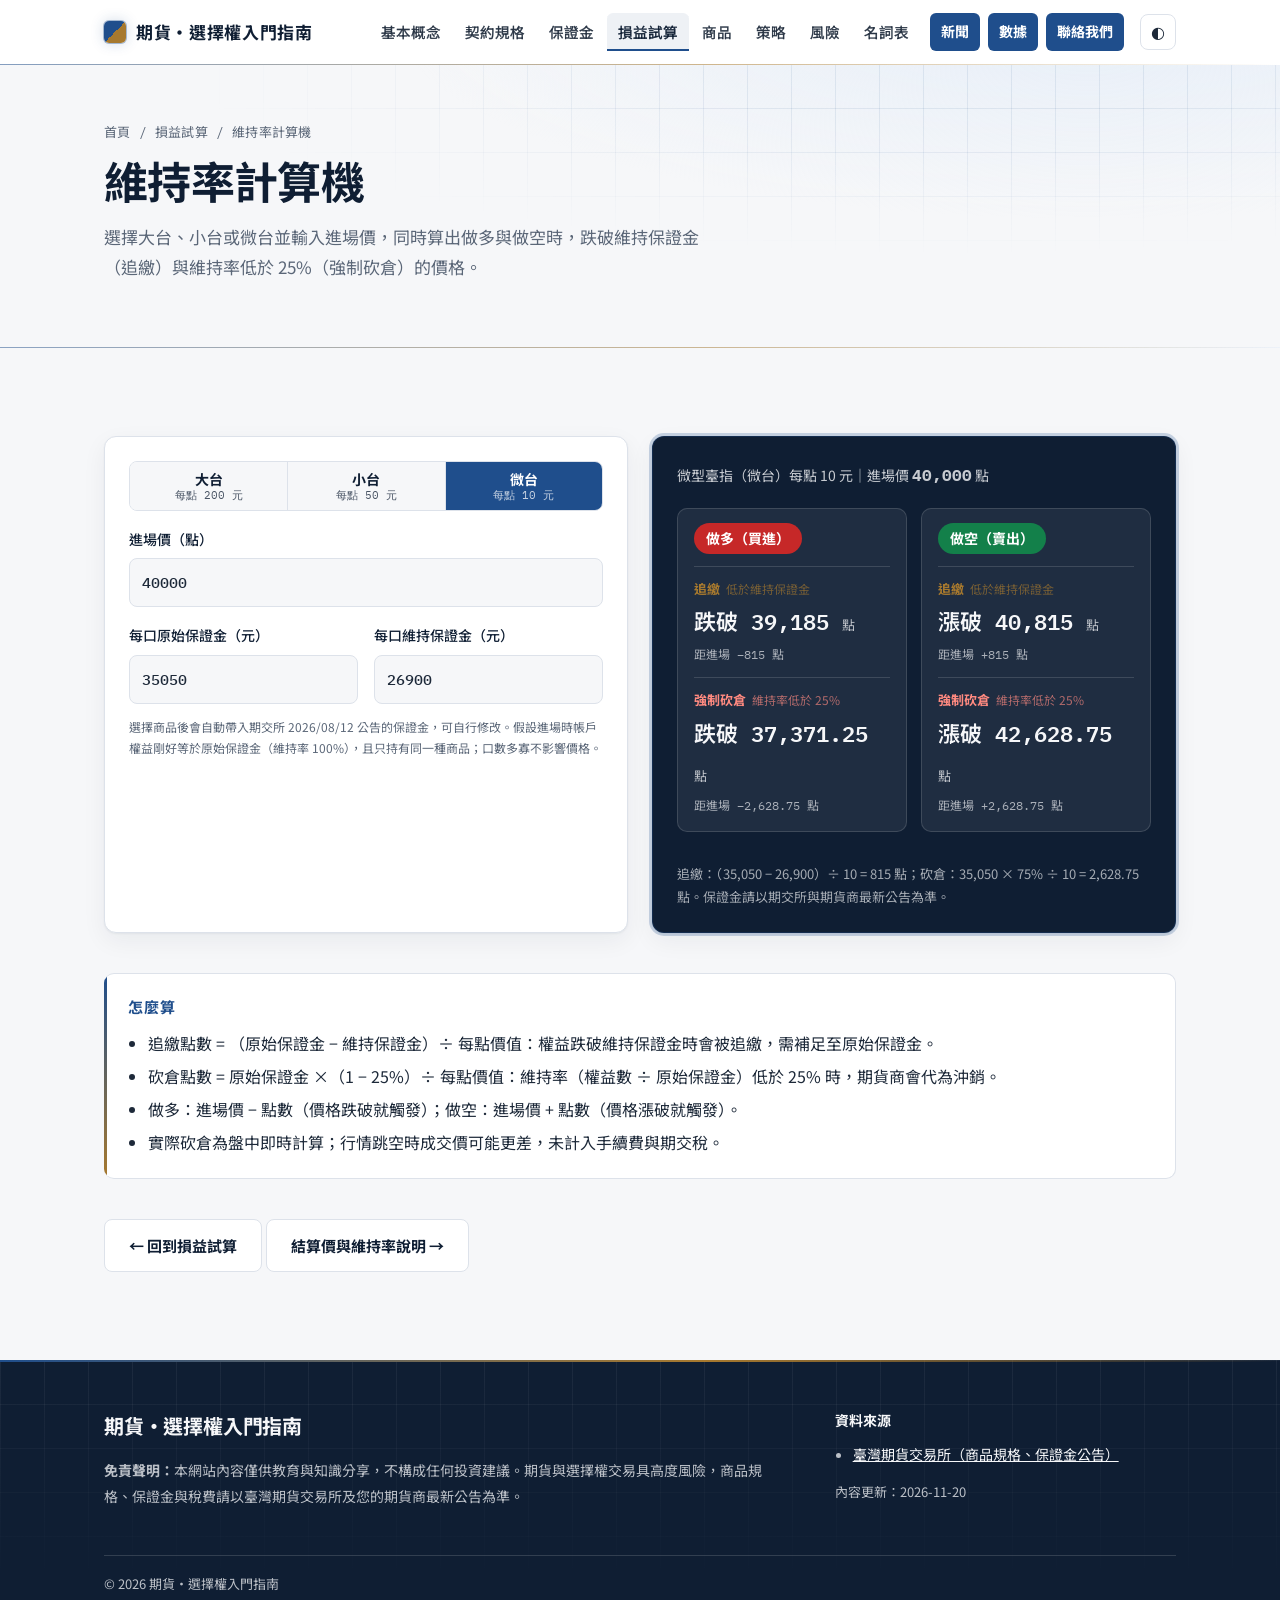
<file: margin-calc.html>
<!doctype html>
<html lang="zh-Hant">
<head>
  <meta charset="utf-8">
  <meta name="viewport" content="width=device-width, initial-scale=1">
  <title>維持率計算機｜期貨・選擇權入門指南</title>
  <meta name="description" content="輸入大台、小台、微台的進場價，算出做多與做空的追繳價格與 25% 強制砍倉價格。">
  <link rel="preconnect" href="https://fonts.googleapis.com">
  <link rel="preconnect" href="https://fonts.gstatic.com" crossorigin>
  <!-- 字型非同步載入：先用系統字型顯示，不擋住畫面 -->
  <link rel="stylesheet" href="https://fonts.googleapis.com/css2?family=Noto+Sans+TC:wght@400;700&amp;family=IBM+Plex+Mono:wght@400;600&amp;display=swap" media="print" onload="this.media='all'">
  <noscript><link rel="stylesheet" href="https://fonts.googleapis.com/css2?family=Noto+Sans+TC:wght@400;700&amp;family=IBM+Plex+Mono:wght@400;600&amp;display=swap"></noscript>
  <link rel="stylesheet" href="style.css">
  <!-- 先套用上次選的深淺色，避免畫面閃一下 -->
  <script>try{var t=localStorage.getItem("theme");if(t)document.documentElement.dataset.theme=t}catch(e){}</script>
</head>
<body>
  <header class="topbar">
    <div class="wrap topbar-inner">
      <a class="brand" href="index.html"><span class="brand-mark" aria-hidden="true"></span>期貨・選擇權入門指南</a>
      <button class="menu-btn" aria-label="開啟選單" aria-expanded="false">☰</button>
      <nav class="nav">
        <a href="index.html#what">基本概念</a>
        <a href="index.html#terms">契約規格</a>
        <a href="index.html#margin">保證金</a>
        <a href="index.html#calc" class="active" aria-current="page">損益試算</a>
        <a href="index.html#products">商品</a>
        <a href="options-strategy.html" data-page="strategy">策略</a>
        <a href="index.html#risk">風險</a>
        <a href="glossary.html" data-page="glossary">名詞表</a>
        <a href="news.html" data-page="news" class="nav-cta">新聞</a>
        <a href="analysis.html" data-page="analysis" class="nav-cta nav-cta-alt">數據</a>
        <a href="contact.html" data-page="contact" class="nav-cta">聯絡我們</a>
      </nav>
      <button class="theme-btn" aria-label="切換深淺色">◐</button>
    </div>
  </header>

  <main id="top">
    <section class="page-hero">
      <div class="wrap">
        <nav class="crumbs" aria-label="麵包屑"><a href="index.html">首頁</a><span>/</span><a href="index.html#calc">損益試算</a><span>/</span>維持率計算機</nav>
        <h1>維持率計算機</h1>
        <p class="lead">選擇大台、小台或微台並輸入進場價，同時算出做多與做空時，跌破維持保證金（追繳）與維持率低於 25%（強制砍倉）的價格。</p>
      </div>
    </section>

    <section class="section">
      <div class="wrap">
        <div class="calc">
          <form id="rc-form" class="calc-inputs" autocomplete="off">
            <div class="seg seg3 seg-prod" role="radiogroup" aria-label="商品" id="rc-products"></div>
            <label class="span2">進場價（點）<input id="rc-entry" type="number" step="any" value="40000"></label>
            <label>每口原始保證金（元）<input id="rc-init" type="number" min="0" step="any"></label>
            <label>每口維持保證金（元）<input id="rc-maint" type="number" min="0" step="any"></label>
            <p class="hint span2" id="rc-hint"></p>
          </form>
          <div class="calc-output" aria-live="polite">
            <p class="rc-head" id="rc-head"></p>
            <div class="rc-dirs" id="rc-dirs"></div>
            <p class="note" id="rc-note"></p>
          </div>
        </div>

        <div class="keypoints">
          <b>怎麼算</b>
          <ul id="rc-points"></ul>
        </div>
        <div class="back-row"><a class="btn ghost" href="index.html#calc">← 回到損益試算</a> <a class="btn ghost" href="settlement.html">結算價與維持率說明 →</a></div>
      </div>
    </section>
  </main>

  <footer class="footer">
    <div class="wrap footer-grid">
      <div>
        <p class="footer-brand">期貨・選擇權入門指南</p>
        <p><strong>免責聲明：</strong>本網站內容僅供教育與知識分享，不構成任何投資建議。期貨與選擇權交易具高度風險，商品規格、保證金與稅費請以臺灣期貨交易所及您的期貨商最新公告為準。</p>
      </div>
      <div>
        <p class="footer-h">資料來源</p>
        <ul class="sources">
          <li><a href="https://www.taifex.com.tw/" target="_blank" rel="noopener">臺灣期貨交易所（商品規格、保證金公告）</a></li>
        </ul>
        <p class="small">內容更新：<span id="updated"></span></p>
      </div>
    </div>
    <div class="wrap"><p class="small copy">© <span id="year"></span> 期貨・選擇權入門指南</p></div>
  </footer>

  <script src="data.js" defer></script>
  <script src="script.js" defer></script>
</body>
</html>
</file>
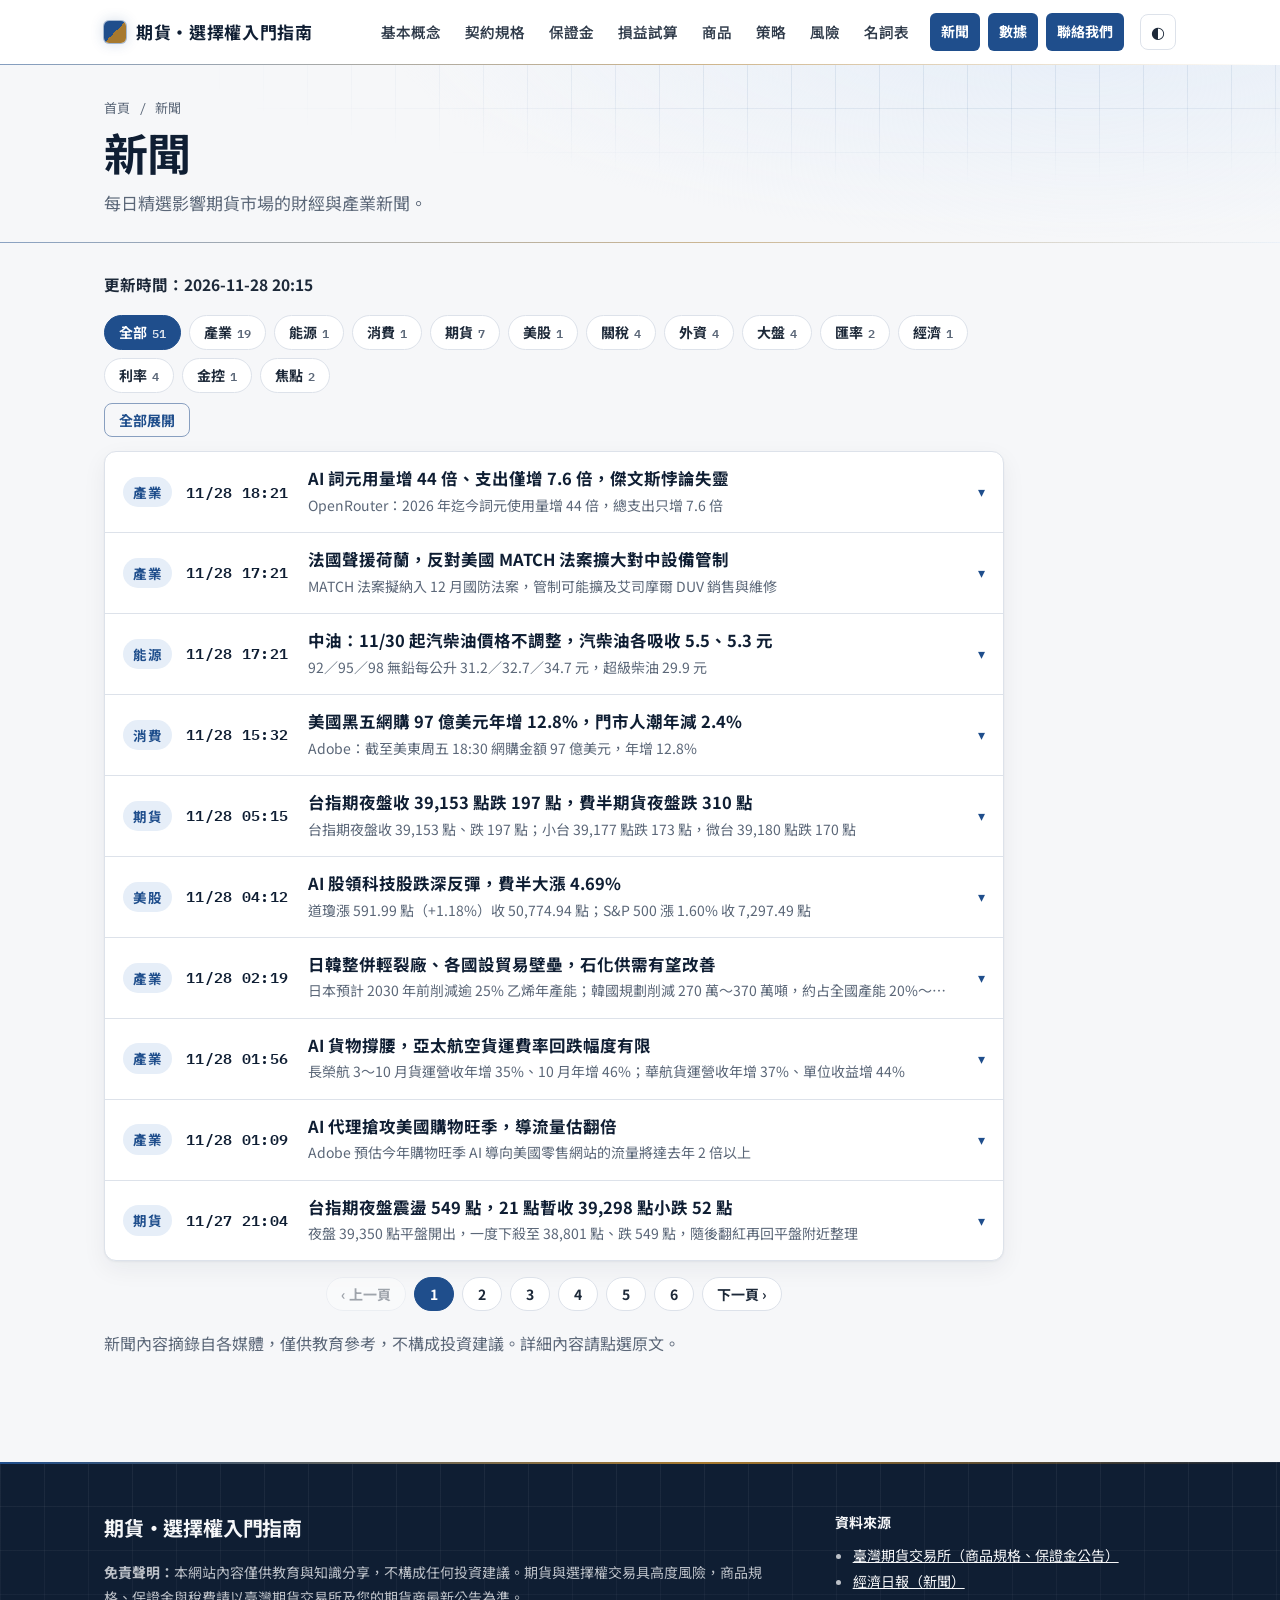
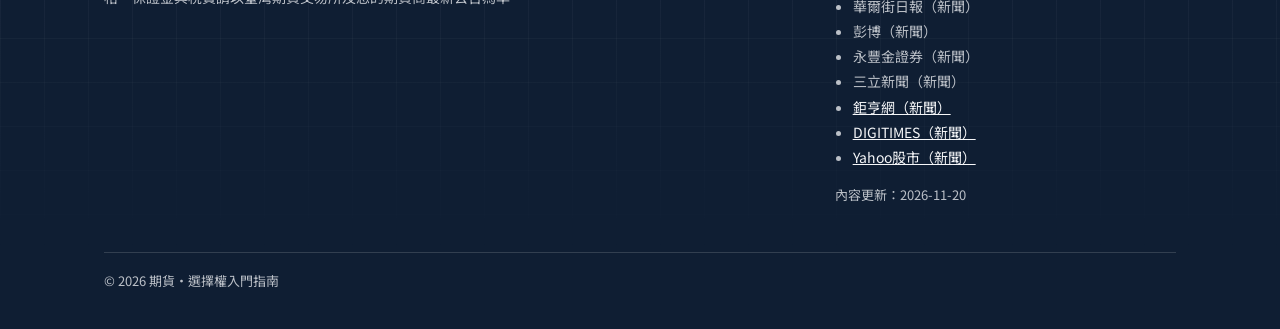
<file: news.html>
<!doctype html>
<html lang="zh-Hant">
<head>
  <meta charset="utf-8">
  <meta name="viewport" content="width=device-width, initial-scale=1">
  <title>新聞｜期貨・選擇權入門指南</title>
  <meta name="description" content="每日精選影響期貨市場的財經與產業新聞。">
  <link rel="preconnect" href="https://fonts.googleapis.com">
  <link rel="preconnect" href="https://fonts.gstatic.com" crossorigin>
  <!-- 字型非同步載入：先用系統字型顯示，不擋住畫面 -->
  <link rel="stylesheet" href="https://fonts.googleapis.com/css2?family=Noto+Sans+TC:wght@400;700&amp;family=IBM+Plex+Mono:wght@400;600&amp;display=swap" media="print" onload="this.media='all'">
  <noscript><link rel="stylesheet" href="https://fonts.googleapis.com/css2?family=Noto+Sans+TC:wght@400;700&amp;family=IBM+Plex+Mono:wght@400;600&amp;display=swap"></noscript>
  <link rel="stylesheet" href="style.css">
  <!-- 先套用上次選的深淺色，避免畫面閃一下 -->
  <script>try{var t=localStorage.getItem("theme");if(t)document.documentElement.dataset.theme=t}catch(e){}</script>
</head>
<body>
  <header class="topbar">
    <div class="wrap topbar-inner">
      <a class="brand" href="index.html"><span class="brand-mark" aria-hidden="true"></span>期貨・選擇權入門指南</a>
      <button class="menu-btn" aria-label="開啟選單" aria-expanded="false">☰</button>
      <nav class="nav">
        <a href="index.html#what">基本概念</a>
        <a href="index.html#terms">契約規格</a>
        <a href="index.html#margin">保證金</a>
        <a href="index.html#calc">損益試算</a>
        <a href="index.html#products">商品</a>
        <a href="options-strategy.html" data-page="strategy">策略</a>
        <a href="index.html#risk">風險</a>
        <a href="glossary.html" data-page="glossary">名詞表</a>
        <a href="news.html" data-page="news" class="nav-cta active" aria-current="page">新聞</a>
        <a href="analysis.html" data-page="analysis" class="nav-cta nav-cta-alt">數據</a>
        <a href="contact.html" data-page="contact" class="nav-cta">聯絡我們</a>
      </nav>
      <button class="theme-btn" aria-label="切換深淺色">◐</button>
    </div>
  </header>

  <main id="top">
    <section class="page-hero tight-hero">
      <div class="wrap">
        <nav class="crumbs" aria-label="麵包屑"><a href="index.html">首頁</a><span>/</span>新聞</nav>
        <h1>新聞</h1>
        <p class="lead">每日精選影響期貨市場的財經與產業新聞。</p>
      </div>
    </section>

    <section class="section tight-top">
      <div class="wrap">
        <p class="news-updated"></p>
        <!-- 新聞列表：先只看標題，點一下展開重點；上方可依分類篩選 -->
        <div class="news-bar">
          <div class="news-filter" role="group" aria-label="依分類篩選新聞"></div>
          <button type="button" class="news-all" aria-pressed="false">全部展開</button>
        </div>
        <div class="news-list"></div>
        <p class="small" style="color:var(--muted);margin-top:18px">新聞內容摘錄自各媒體，僅供教育參考，不構成投資建議。詳細內容請點選原文。</p>
      </div>
    </section>
  </main>

  <footer class="footer">
    <div class="wrap footer-grid">
      <div>
        <p class="footer-brand">期貨・選擇權入門指南</p>
        <p><strong>免責聲明：</strong>本網站內容僅供教育與知識分享，不構成任何投資建議。期貨與選擇權交易具高度風險，商品規格、保證金與稅費請以臺灣期貨交易所及您的期貨商最新公告為準。</p>
      </div>
      <div>
        <p class="footer-h">資料來源</p>
        <ul class="sources">
          <li><a href="https://www.taifex.com.tw/" target="_blank" rel="noopener">臺灣期貨交易所（商品規格、保證金公告）</a></li>
        </ul>
        <p class="small">內容更新：<span id="updated"></span></p>
      </div>
    </div>
    <div class="wrap"><p class="small copy">© <span id="year"></span> 期貨・選擇權入門指南</p></div>
  </footer>

  <script src="news.js"></script>
  <script>
    (function () {
      var d = window.NEWS_DATA, box = document.querySelector(".news-list");
      if (!d || !box) return;
      var esc = function (s) { return String(s || "").replace(/[&<>"]/g, function (c) {
        return { "&": "&amp;", "<": "&lt;", ">": "&gt;", '"': "&quot;" }[c]; }); };
      // 帶單位的數字自動加粗（例如 15%、1,926 點、2,165 元）
      var num = function (s) {
        return s.replace(/[−+-]?\d[\d,.]*\s?(?:%|萬顆|萬|億|點|元|角|顆|倍|次)/g,
          '<b style="color:var(--accent)">$&</b>');
      };
      document.querySelector(".news-updated").textContent =
        "更新時間：" + d.updated + (d.note ? "（" + d.note + "）" : "");
      // 時間只留「月/日 時:分」，同一天的新聞看起來比較清爽
      var short = function (t) { var m = String(t || "").match(/\d{4}-(\d{2})-(\d{2})\s+(\d{1,2}:\d{2})/); return m ? (+m[1]) + "/" + (+m[2]) + " " + m[3] : String(t || ""); };
      var items = d.items.slice().sort(function (a, b) { return String(b.time).localeCompare(String(a.time)); });   // 新到舊
      box.innerHTML = items.map(function (n, i) {
        var first = n.points && n.points[0] ? n.points[0] : (n.summary || "");
        return '<details class="news-item" data-tag="' + esc(n.tag) + '">' +
          '<summary>' +
            '<span class="news-tag">' + esc(n.tag) + '</span>' +
            '<time class="news-time" datetime="' + esc(n.time) + '">' + esc(short(n.time)) + '</time>' +
            '<span class="news-head"><b class="news-title">' + esc(n.title) + '</b><span class="news-peek">' + esc(first) + '</span></span>' +
            '<span class="news-chev" aria-hidden="true">▾</span>' +
          '</summary>' +
          '<div class="news-body">' +
            (n.points ? '<ul>' + n.points.map(function (p) { return '<li>' + num(esc(p)) + '</li>'; }).join("") + '</ul>'
              : '<p>' + num(esc(n.summary)) + '</p>') +
            (n.watch ? '<p class="news-watch"><b>觀察重點：</b>' + num(esc(n.watch)) + '</p>' : '') +
            '<p class="news-src">來源：' + esc(n.source) +
            '｜<a href="' + esc(n.url) + '" target="_blank" rel="noopener">看原文</a></p>' +
          '</div>' +
          '</details>';
      }).join("");
      // 分類篩選
      var bar = document.querySelector(".news-filter"), allBtn = document.querySelector(".news-all");
      var tags = [];
      items.forEach(function (n) { if (tags.indexOf(n.tag) < 0) tags.push(n.tag); });
      var count = function (t) { return items.filter(function (n) { return !t || n.tag === t; }).length; };
      bar.innerHTML = [""].concat(tags).map(function (t) {
        return '<button type="button" class="news-chip' + (t ? '' : ' active') + '" data-tag="' + esc(t) + '" aria-pressed="' + (!t) + '">' + esc(t || "全部") + ' <small>' + count(t) + '</small></button>';
      }).join("");
      bar.addEventListener("click", function (e) {
        var b = e.target.closest("button"); if (!b) return;
        var t = b.getAttribute("data-tag");
        bar.querySelectorAll("button").forEach(function (x) { var on = x === b; x.classList.toggle("active", on); x.setAttribute("aria-pressed", on); });
        curTag = t; page = 1; apply();
      });
      // 分頁：每頁 PER 則，依目前分類篩選後的則數計算頁數
      var PER = 10, curTag = "", page = 1;
      var pager = document.createElement("nav");
      pager.className = "news-pager"; pager.setAttribute("aria-label", "新聞分頁");
      box.insertAdjacentElement("afterend", pager);
      var apply = function () {
        var els = [].slice.call(box.querySelectorAll(".news-item"));
        var match = els.filter(function (it) { return !curTag || it.getAttribute("data-tag") === curTag; });
        var pages = Math.max(1, Math.ceil(match.length / PER));
        if (page > pages) page = pages;
        els.forEach(function (it) { it.hidden = true; });
        match.slice((page - 1) * PER, page * PER).forEach(function (it) { it.hidden = false; });
        if (pages < 2) { pager.innerHTML = ""; pager.hidden = true; syncAll(); return; }
        pager.hidden = false;
        var btn = function (label, p, cls, dis, cur) {
          return '<button type="button" class="news-chip' + cls + '" data-page="' + p + '"' +
            (dis ? ' disabled' : '') + (cur ? ' aria-current="page"' : '') + '>' + label + '</button>';
        };
        var html = btn("‹ 上一頁", page - 1, " news-pg-nav", page === 1, false);
        for (var i = 1; i <= pages; i++) html += btn(i, i, i === page ? " active" : "", false, i === page);
        html += btn("下一頁 ›", page + 1, " news-pg-nav", page === pages, false);
        pager.innerHTML = html;
        syncAll();
      };
      pager.addEventListener("click", function (e) {
        var b = e.target.closest("button[data-page]"); if (!b || b.disabled) return;
        page = +b.getAttribute("data-page"); apply();
        var top = bar.getBoundingClientRect().top + window.pageYOffset - 90;
        if (window.pageYOffset > top) window.scrollTo({ top: top, behavior: "smooth" });
      });
      // 全部展開／收起
      var syncAll = function () {
        var open = [].every.call(box.querySelectorAll(".news-item:not([hidden])"), function (it) { return it.open; });
        allBtn.textContent = open ? "全部收起" : "全部展開"; allBtn.setAttribute("aria-pressed", open);
      };
      allBtn.addEventListener("click", function () {
        var open = allBtn.getAttribute("aria-pressed") !== "true";
        box.querySelectorAll(".news-item:not([hidden])").forEach(function (it) { it.open = open; });
        syncAll();
      });
      box.addEventListener("toggle", syncAll, true);
      apply();
      // 頁尾「資料來源」：自動列出今天新聞用到的媒體（新聞來源可寫成「經濟日報、鉅亨網」或「經濟日報（DIGITIMES 研究）」）
      var SITES = { "經濟日報": "https://money.udn.com/", "Yahoo股市": "https://tw.stock.yahoo.com/", "鉅亨網": "https://news.cnyes.com/", "DIGITIMES": "https://www.digitimes.com.tw/" };
      var srcList = document.querySelector(".footer .sources"), names = [];
      items.forEach(function (n) {
        String(n.source || "").replace(/[（）()]/g, "、").split("、").forEach(function (s) {
          s = s.trim().replace(/\s*研究$/, "");
          if (s && names.indexOf(s) < 0) names.push(s);
        });
      });
      if (srcList && names.length) srcList.insertAdjacentHTML("beforeend", names.map(function (s) {
        return '<li>' + (SITES[s] ? '<a href="' + SITES[s] + '" target="_blank" rel="noopener">' + esc(s) + '（新聞）</a>' : esc(s) + '（新聞）') + '</li>';
      }).join(""));
    })();
  </script>
  <script src="data.js" defer></script>
  <script src="script.js" defer></script>
</body>
</html>
</file>
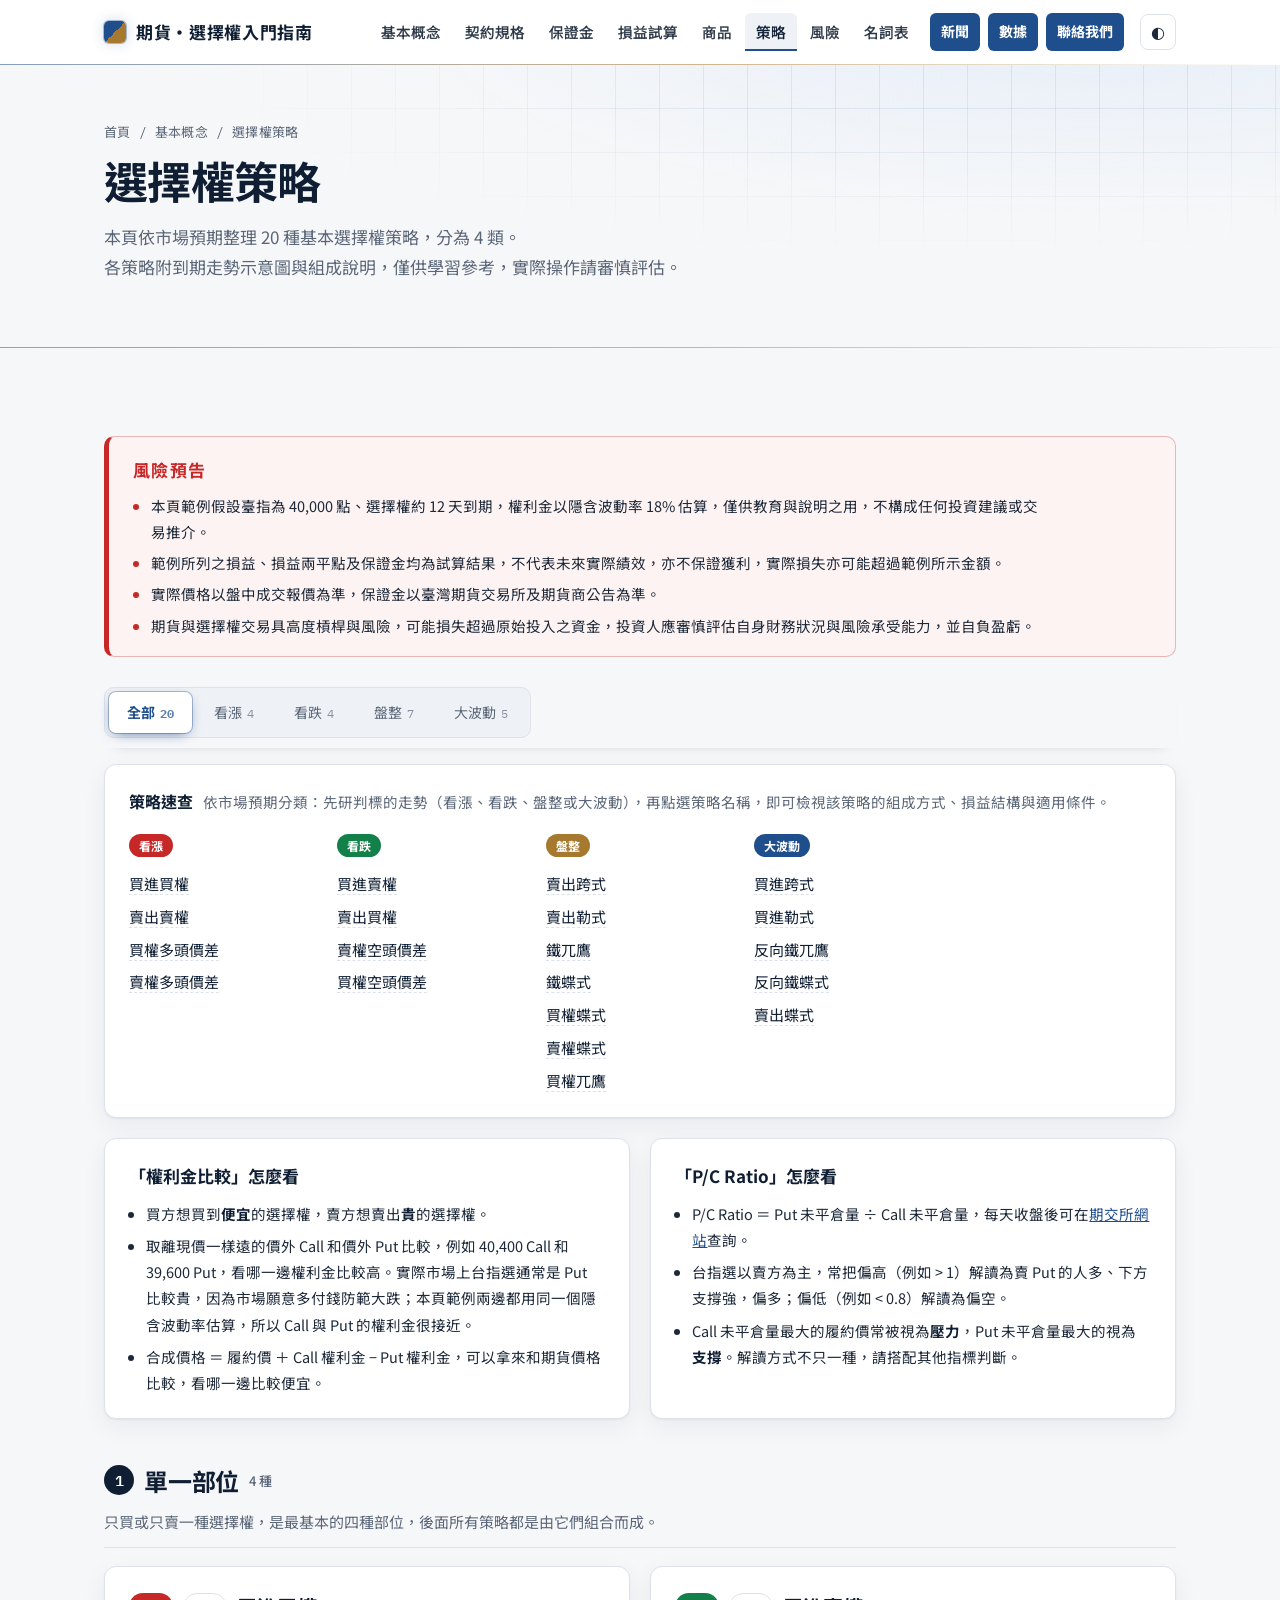
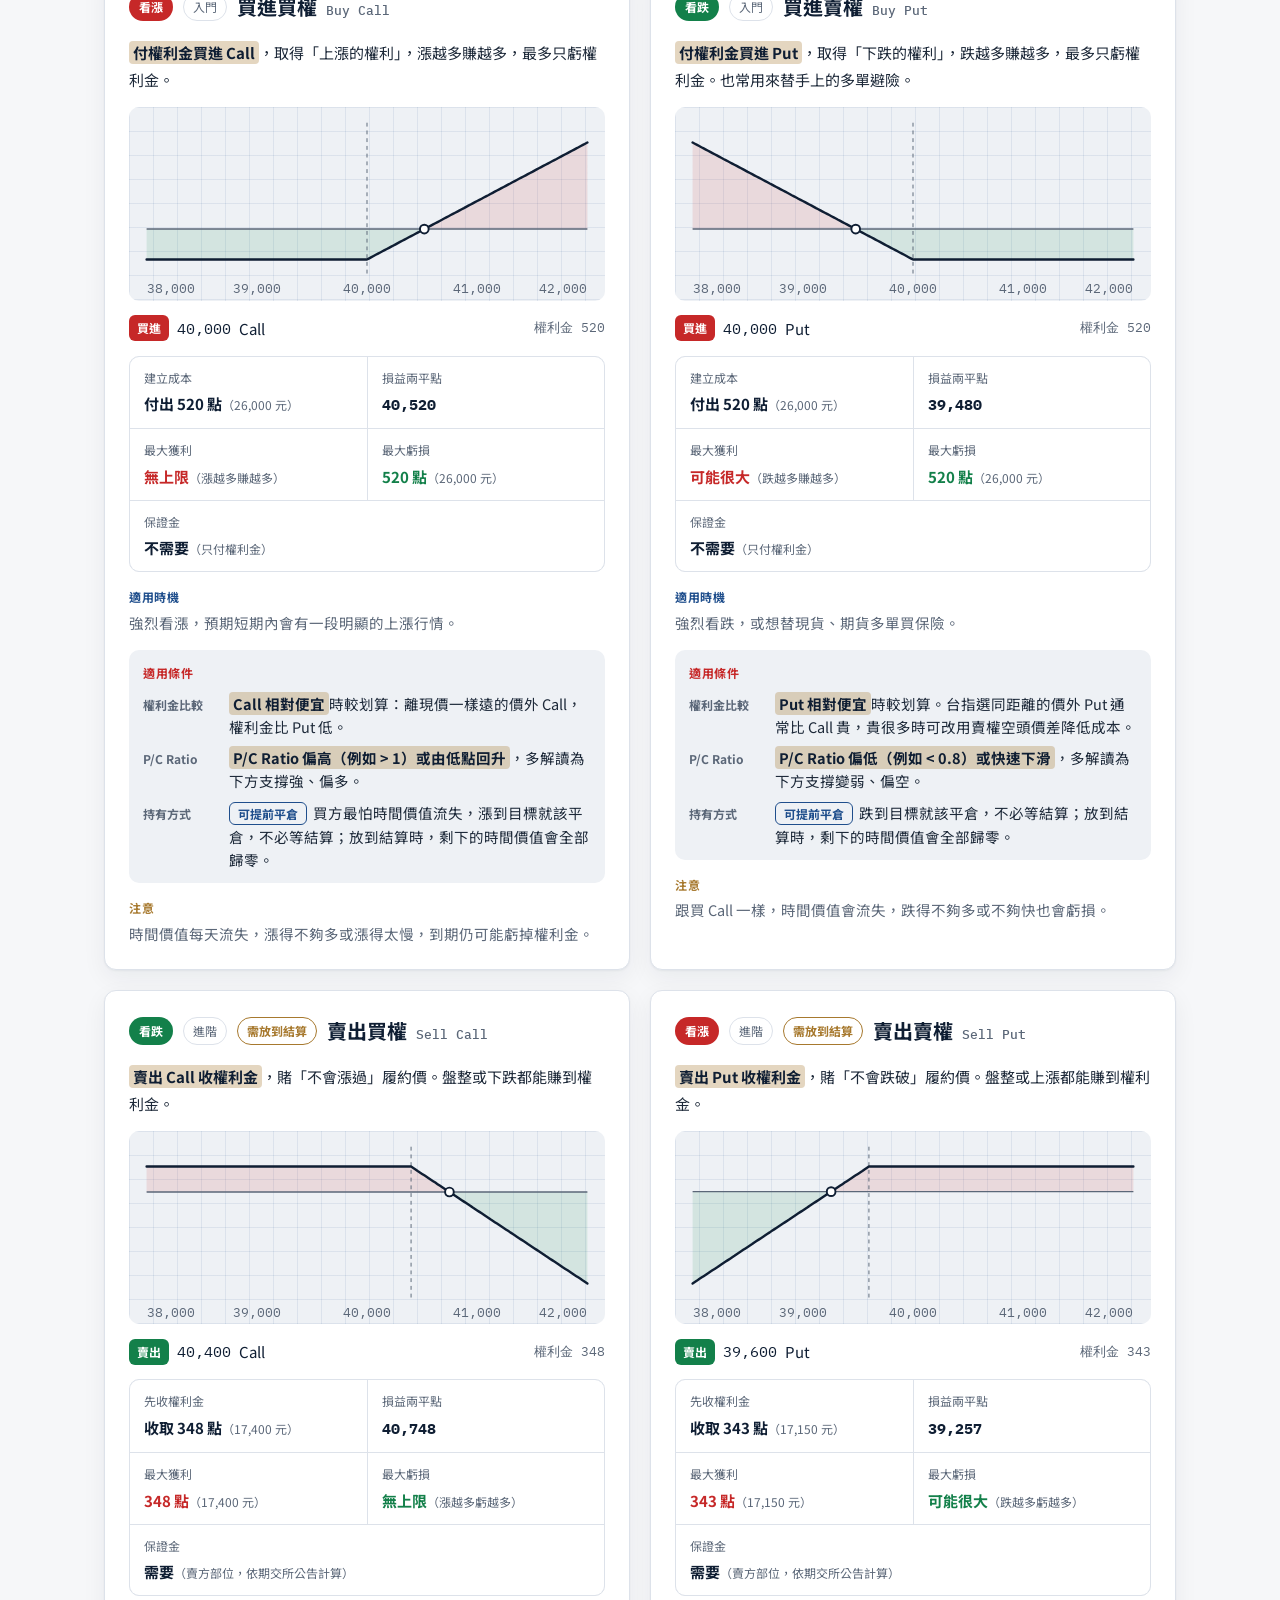
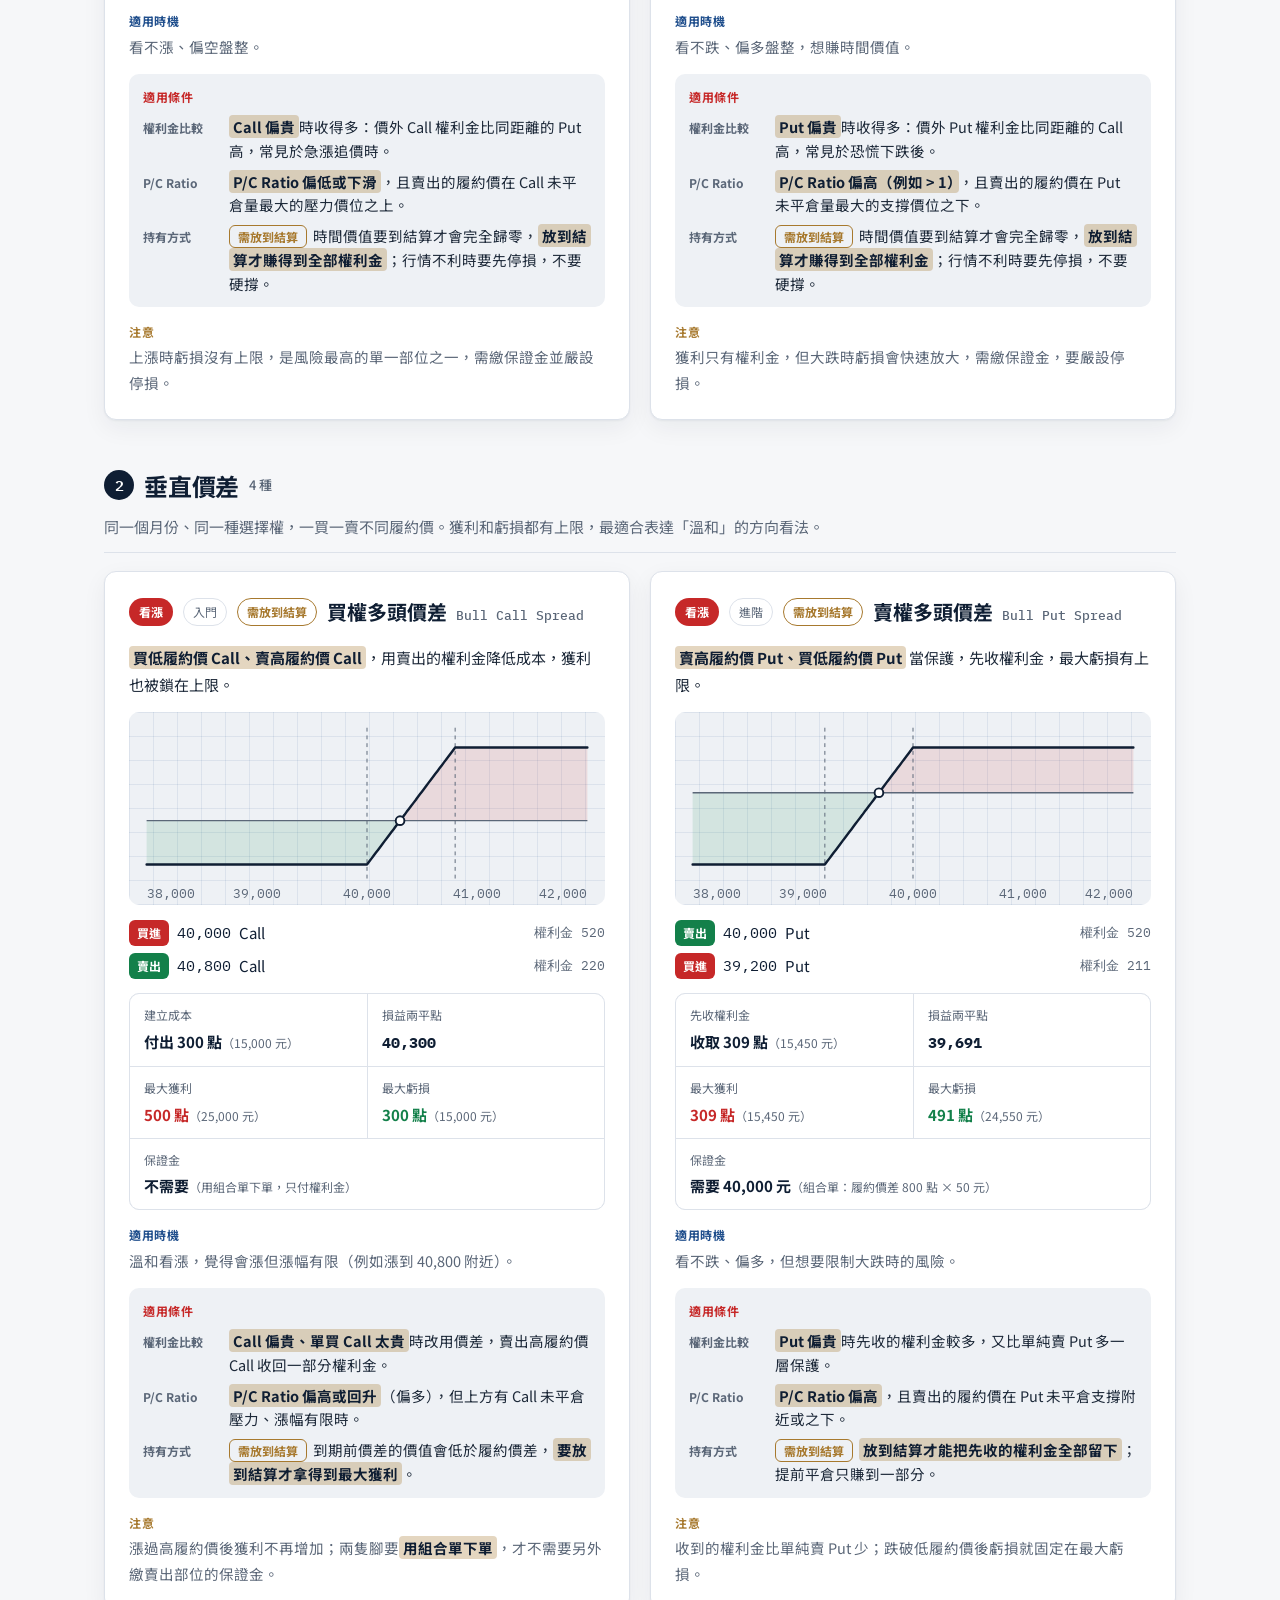
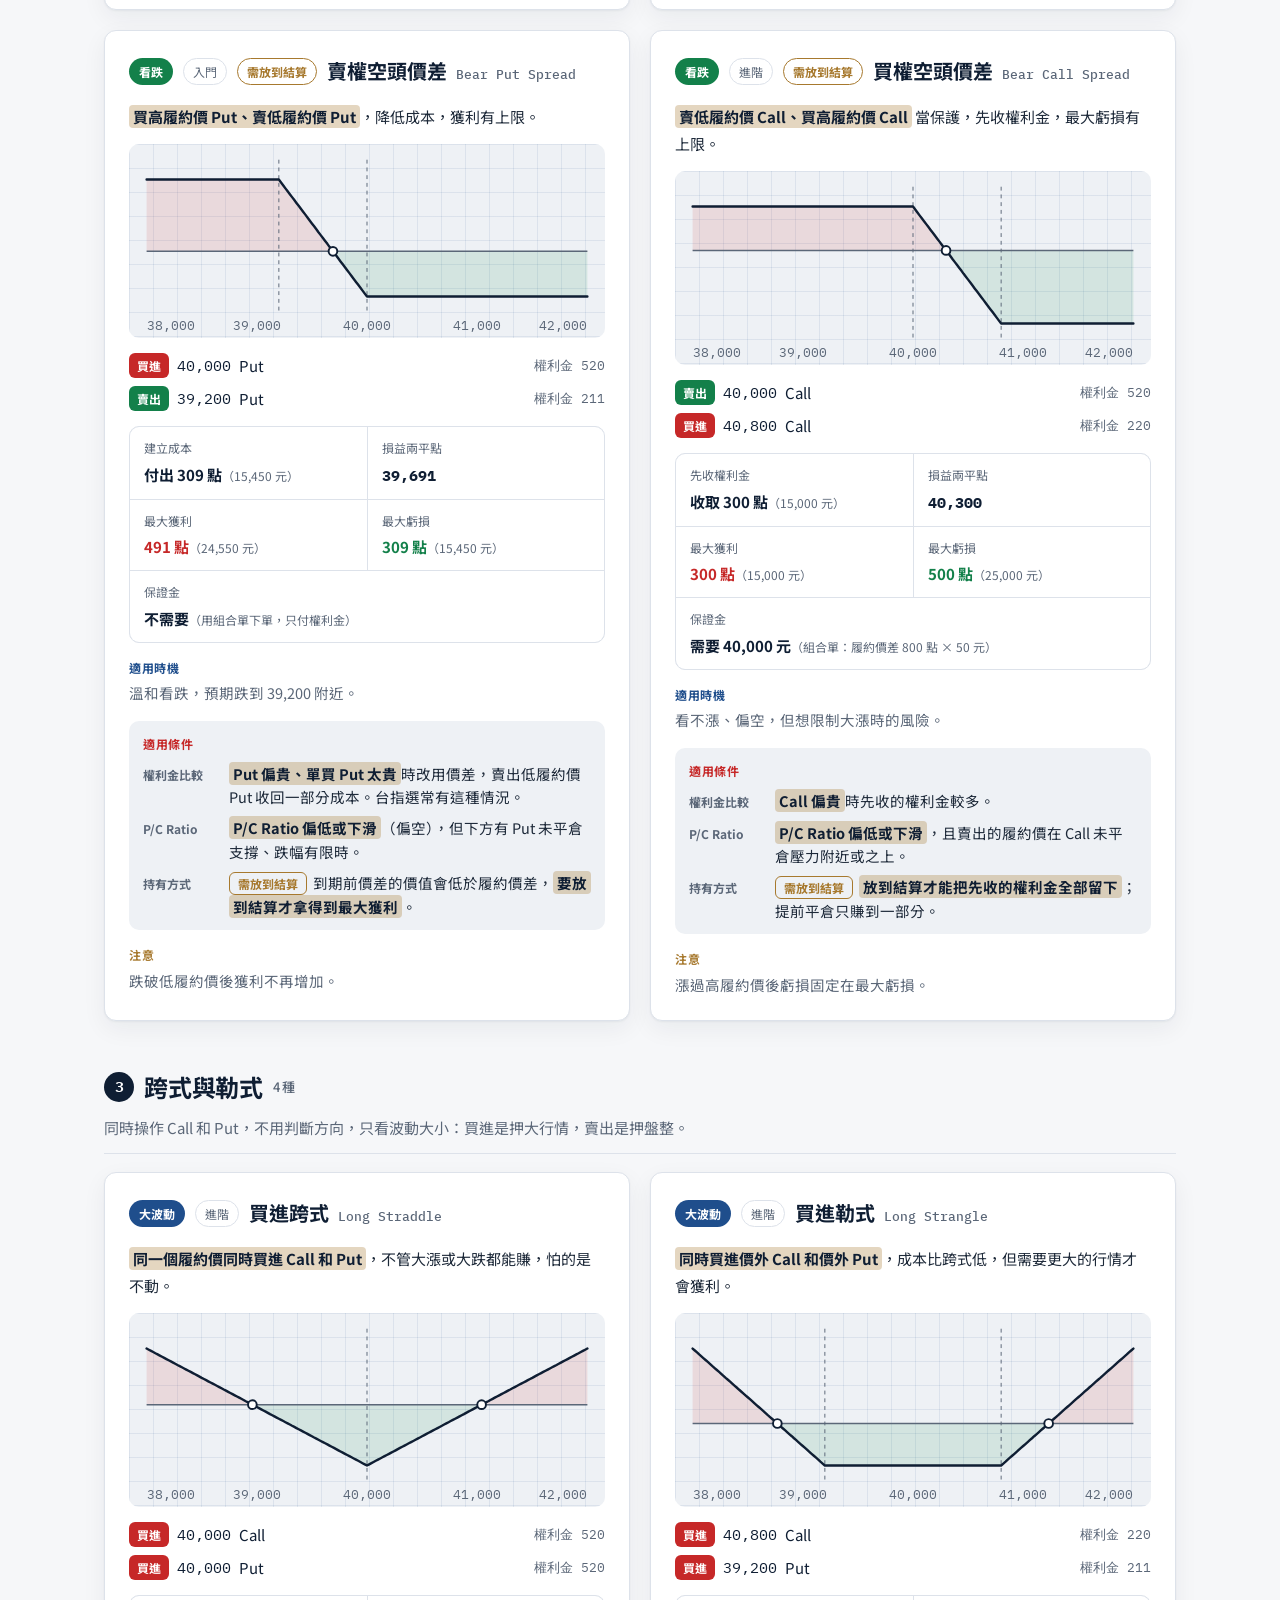
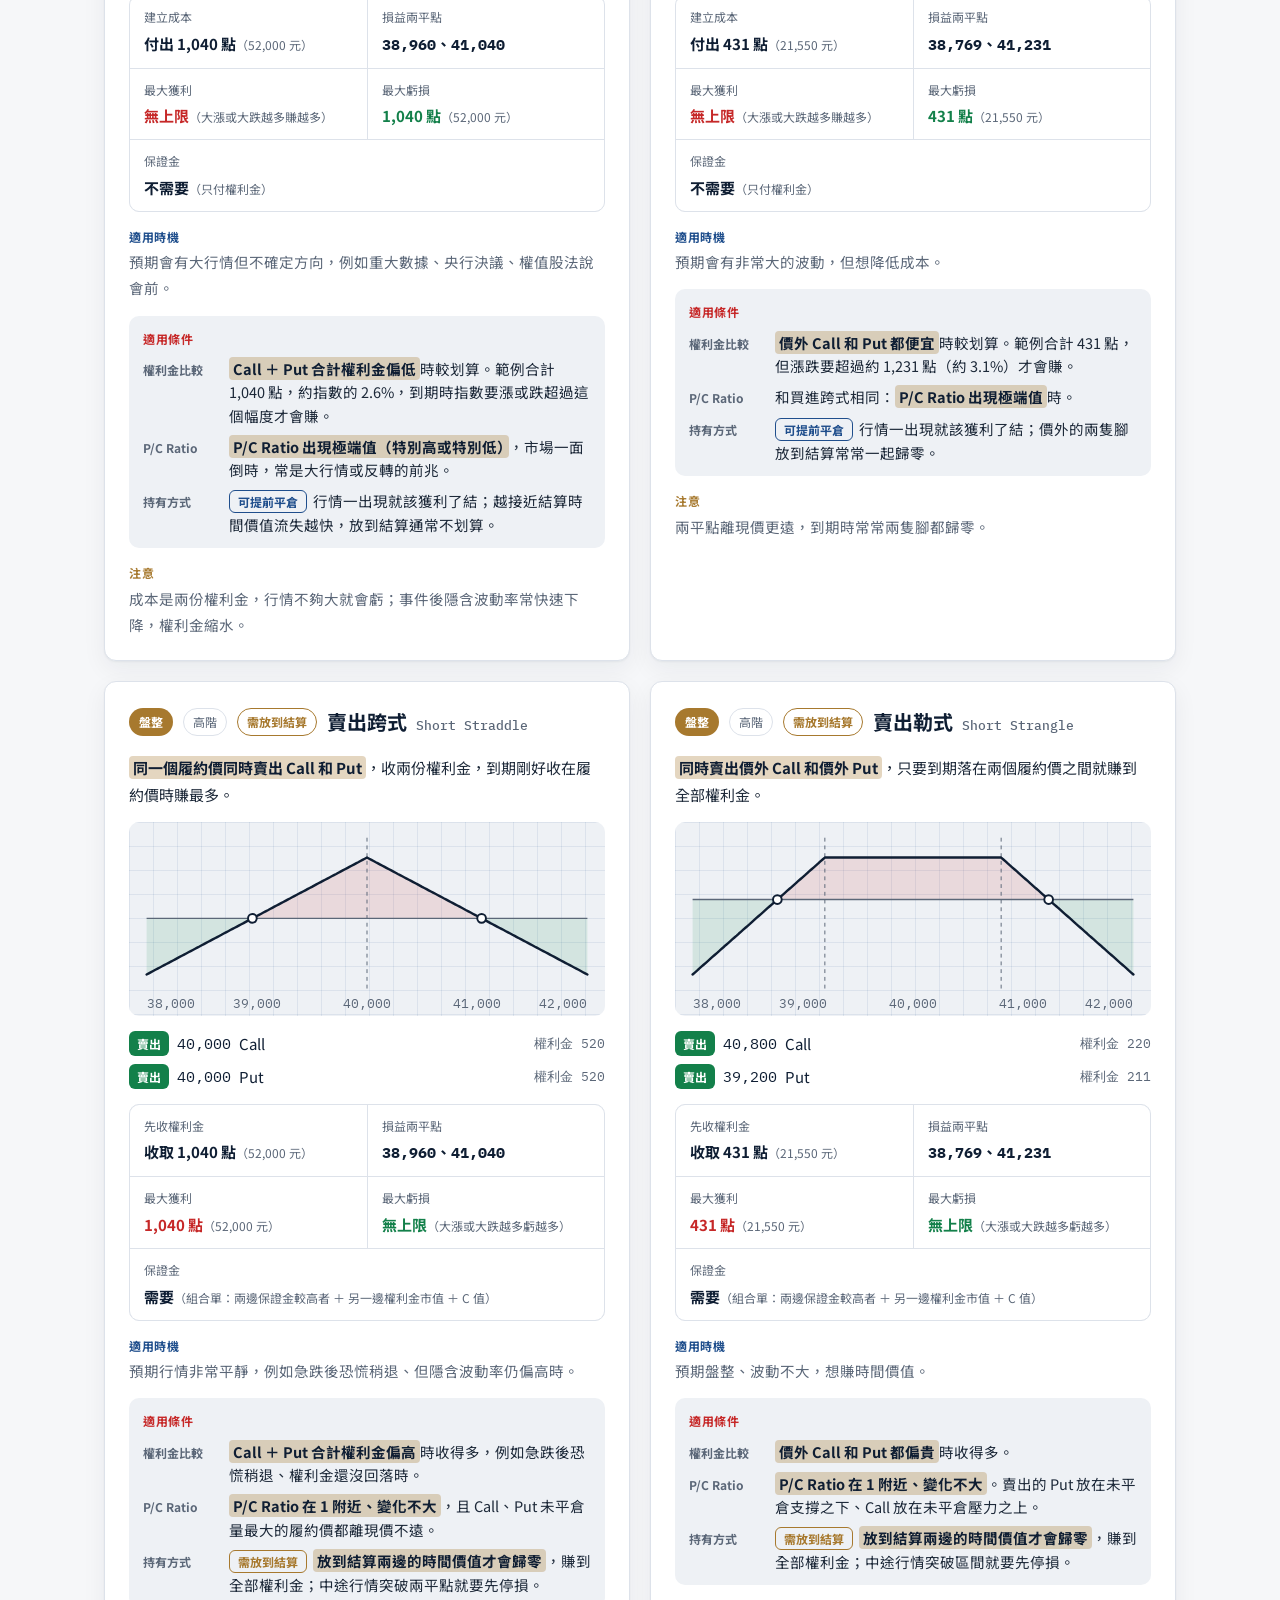
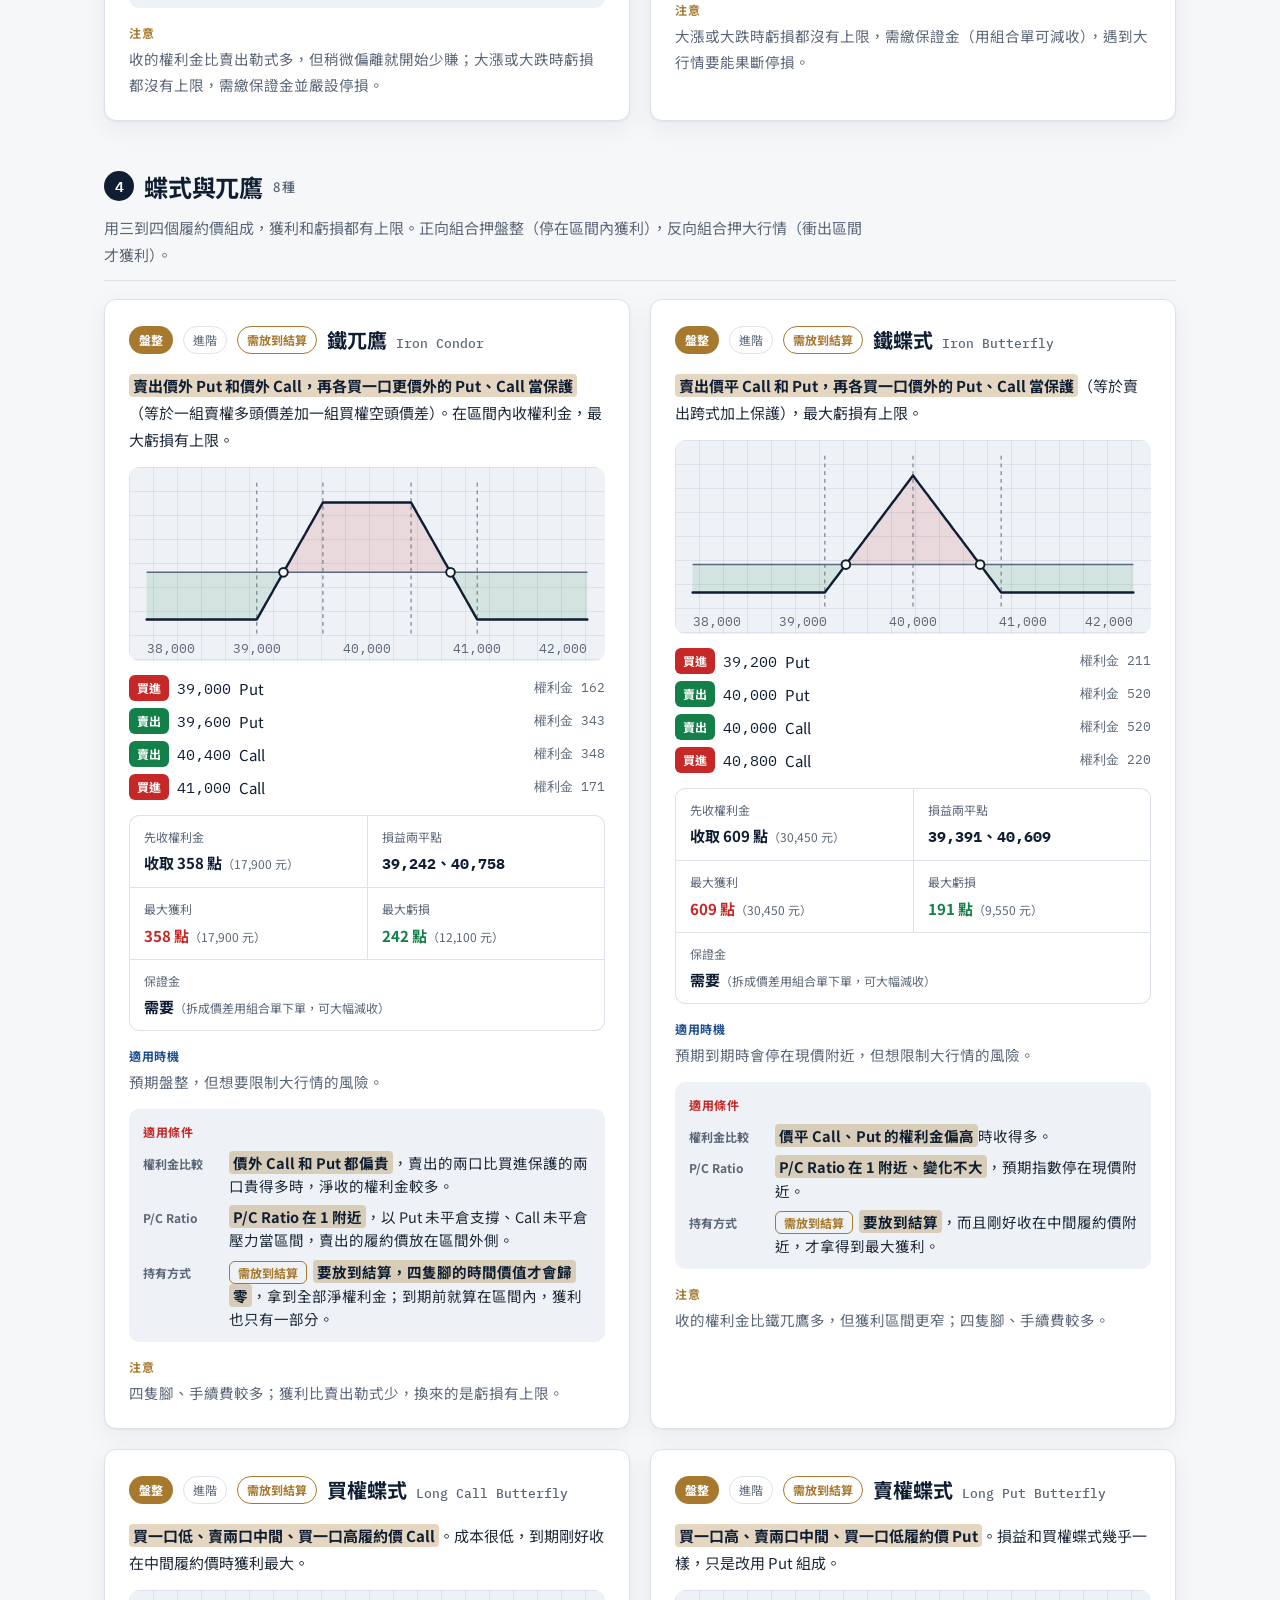
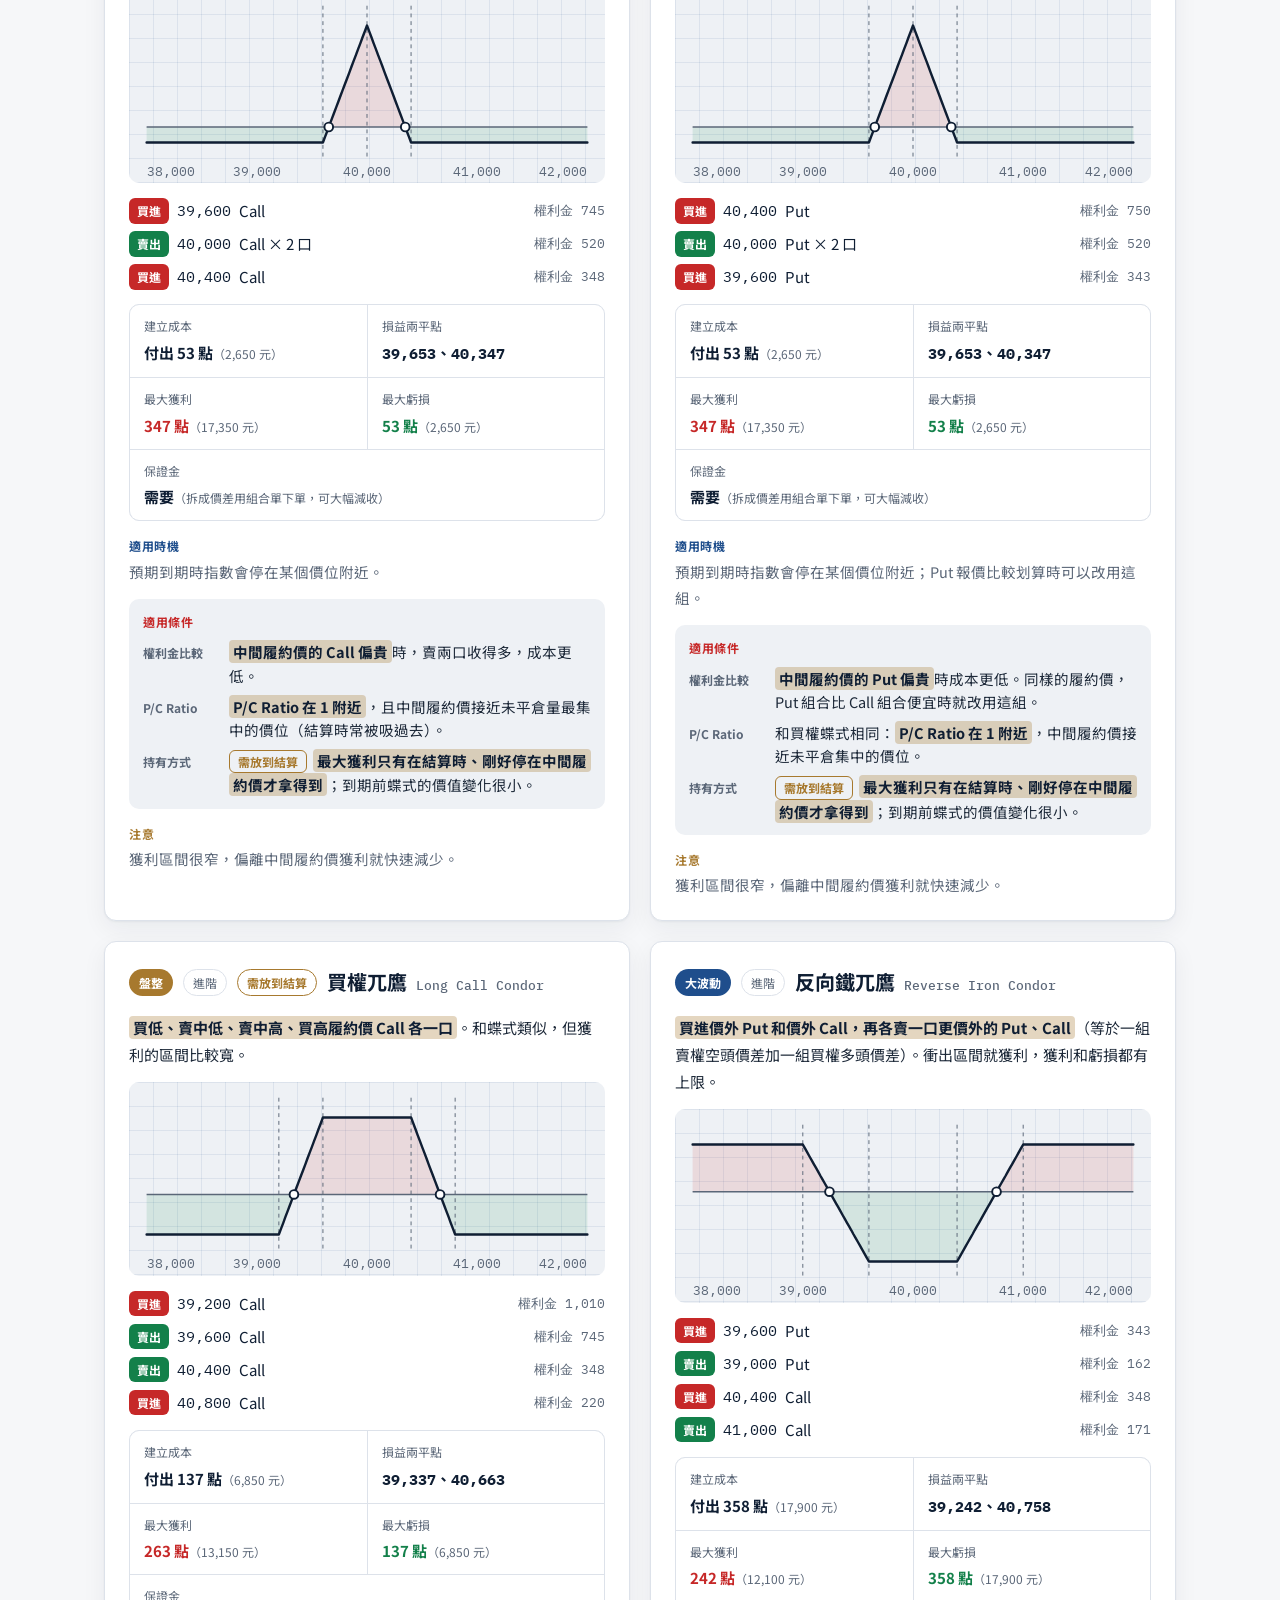
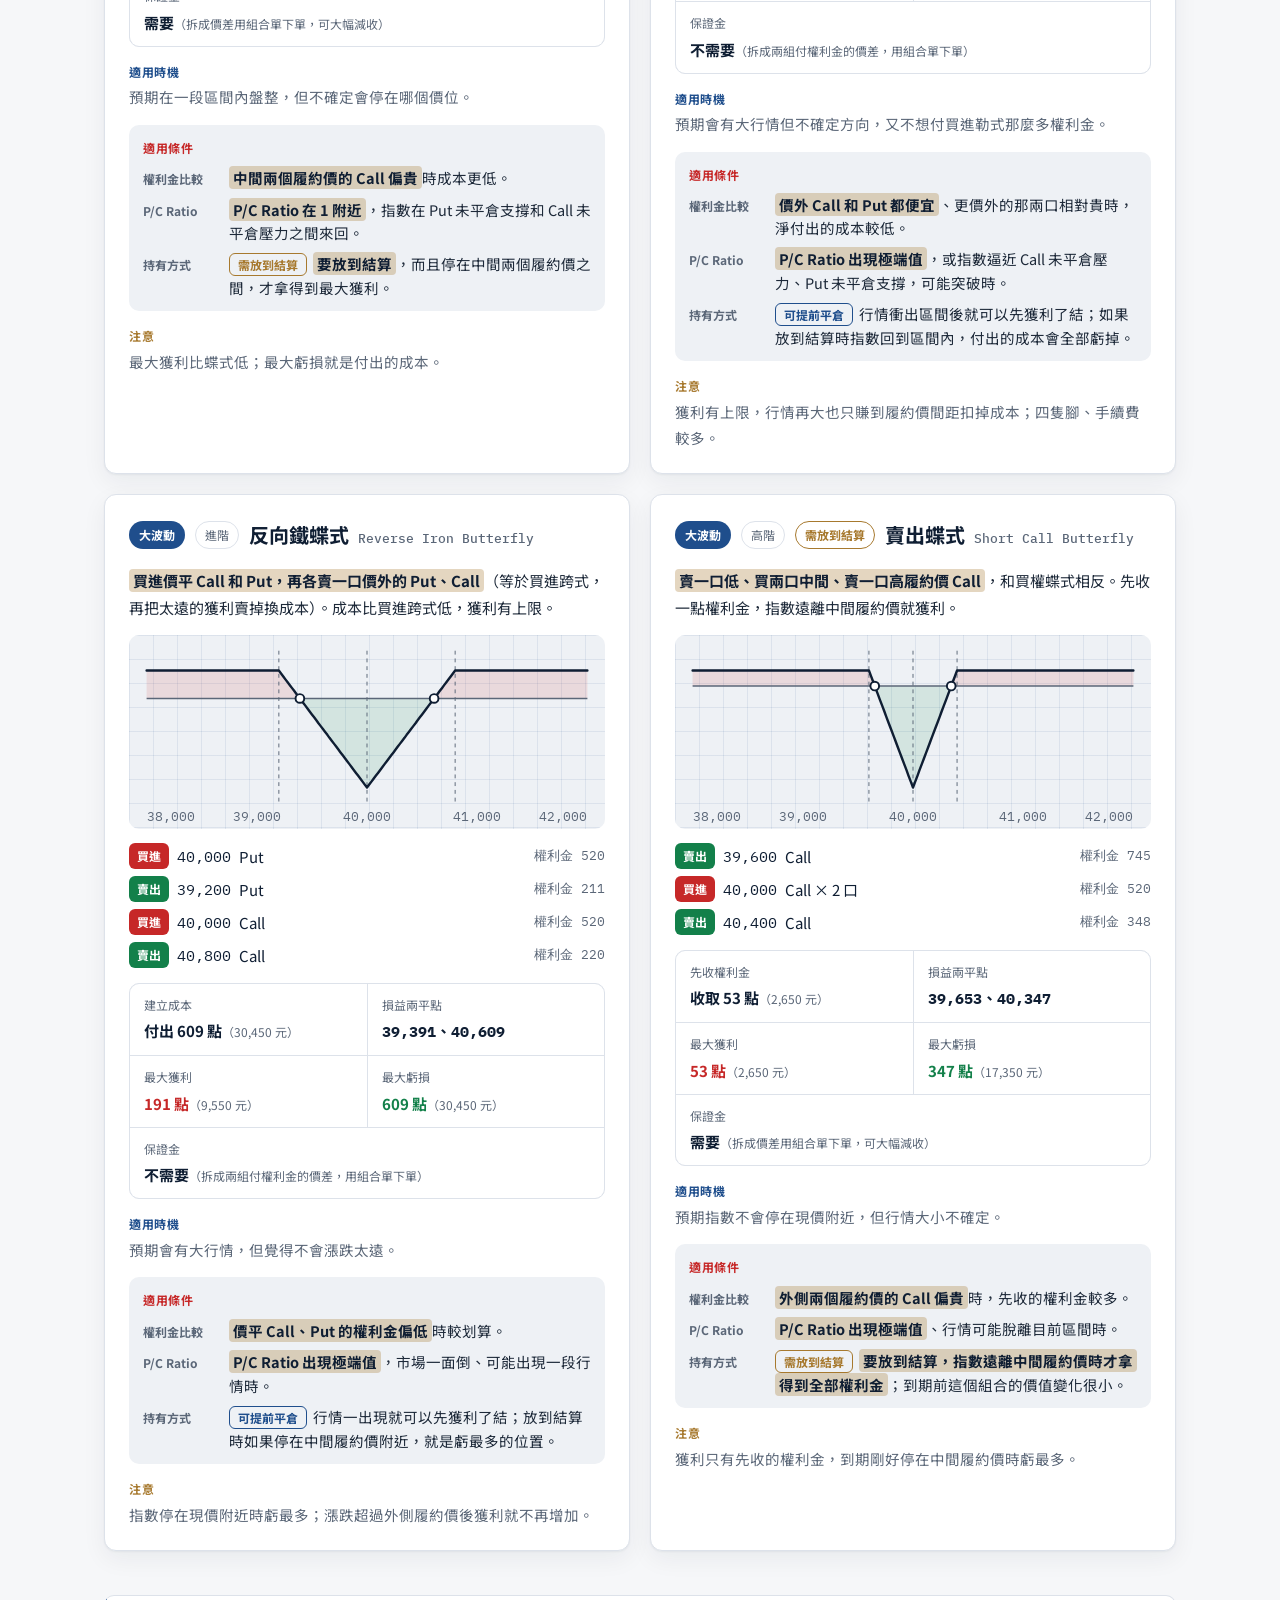
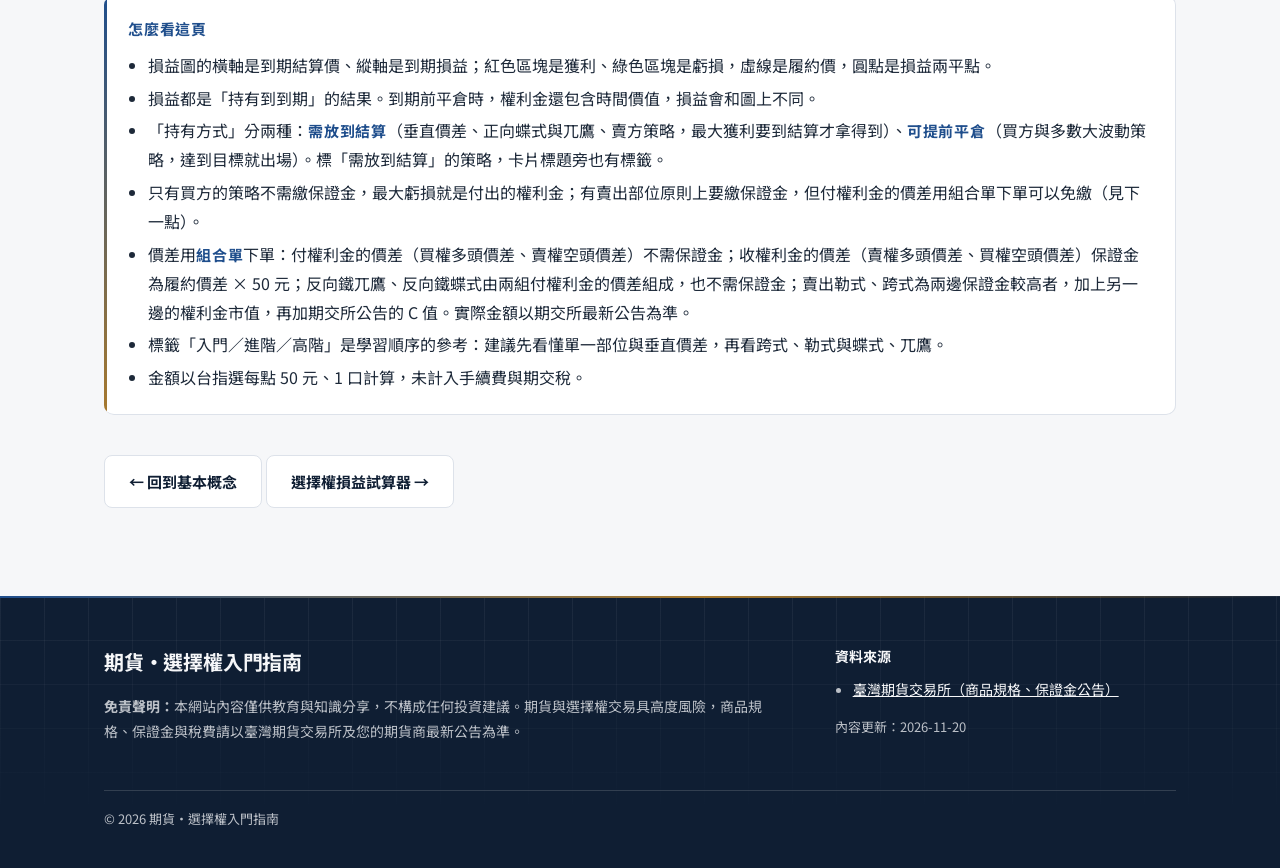
<file: options-strategy.html>
<!doctype html>
<html lang="zh-Hant">
<head>
  <meta charset="utf-8">
  <meta name="viewport" content="width=device-width, initial-scale=1">
  <title>選擇權策略｜期貨・選擇權入門指南</title>
  <meta name="description" content="20 種基本選擇權策略：單一部位、垂直價差、跨式與勒式、蝶式與兀鷹，依看漲、看跌、盤整、大波動分類，附到期走勢示意圖與組成說明。">
  <link rel="preconnect" href="https://fonts.googleapis.com">
  <link rel="preconnect" href="https://fonts.gstatic.com" crossorigin>
  <!-- 字型非同步載入：先用系統字型顯示，不擋住畫面 -->
  <link rel="stylesheet" href="https://fonts.googleapis.com/css2?family=Noto+Sans+TC:wght@400;700&amp;family=IBM+Plex+Mono:wght@400;600&amp;display=swap" media="print" onload="this.media='all'">
  <noscript><link rel="stylesheet" href="https://fonts.googleapis.com/css2?family=Noto+Sans+TC:wght@400;700&amp;family=IBM+Plex+Mono:wght@400;600&amp;display=swap"></noscript>
  <link rel="stylesheet" href="style.css">
  <!-- 先套用上次選的深淺色，避免畫面閃一下 -->
  <script>try{var t=localStorage.getItem("theme");if(t)document.documentElement.dataset.theme=t}catch(e){}</script>
</head>
<body>
  <header class="topbar">
    <div class="wrap topbar-inner">
      <a class="brand" href="index.html"><span class="brand-mark" aria-hidden="true"></span>期貨・選擇權入門指南</a>
      <button class="menu-btn" aria-label="開啟選單" aria-expanded="false">☰</button>
      <nav class="nav">
        <a href="index.html#what">基本概念</a>
        <a href="index.html#terms">契約規格</a>
        <a href="index.html#margin">保證金</a>
        <a href="index.html#calc">損益試算</a>
        <a href="index.html#products">商品</a>
        <a href="options-strategy.html" data-page="strategy" class="active" aria-current="page">策略</a>
        <a href="index.html#risk">風險</a>
        <a href="glossary.html" data-page="glossary">名詞表</a>
        <a href="news.html" data-page="news" class="nav-cta">新聞</a>
        <a href="analysis.html" data-page="analysis" class="nav-cta nav-cta-alt">數據</a>
        <a href="contact.html" data-page="contact" class="nav-cta">聯絡我們</a>
      </nav>
      <button class="theme-btn" aria-label="切換深淺色">◐</button>
    </div>
  </header>

  <main id="top">
    <section class="page-hero">
      <div class="wrap">
        <nav class="crumbs" aria-label="麵包屑"><a href="index.html">首頁</a><span>/</span><a href="index.html#what">基本概念</a><span>/</span>選擇權策略</nav>
        <h1>選擇權策略</h1>
        <p class="lead st-lead"><span>本頁依市場預期整理 20 種基本選擇權策略，</span><span>分為 4 類。</span><br><span>各策略附到期走勢示意圖與組成說明，</span><span>僅供學習參考，實際操作請審慎評估。</span></p>
      </div>
    </section>

    <section class="section">
      <div class="wrap">
        <div class="warn st-risk" role="note"><strong>風險預告</strong><ul id="st-note"></ul></div>
        <!-- 篩選列會黏在畫面上方，點了之後跳到對應的策略 -->
        <div class="st-bar">
          <div class="tabs st-filter" role="group" aria-label="依行情看法篩選策略" id="st-filter"></div>
        </div>
        <div class="card st-ixbox">
          <p class="st-ix-h"><b>策略速查</b>依市場預期分類：先研判標的走勢（看漲、看跌、盤整或大波動），再點選策略名稱，即可檢視該策略的組成方式、損益結構與適用條件。</p>
          <div class="st-index" id="st-index"></div>
        </div>
        <div class="st-guide">
          <div class="card">
            <h3>「權利金比較」怎麼看</h3>
            <ul>
              <li>買方想買到<b>便宜</b>的選擇權，賣方想賣出<b>貴</b>的選擇權。</li>
              <li>取離現價一樣遠的價外 Call 和價外 Put 比較，例如 40,400 Call 和 39,600 Put，看哪一邊權利金比較高。實際市場上台指選通常是 Put 比較貴，因為市場願意多付錢防範大跌；本頁範例兩邊都用同一個隱含波動率估算，所以 Call 與 Put 的權利金很接近。</li>
              <li>合成價格 ＝ 履約價 ＋ Call 權利金 − Put 權利金，可以拿來和期貨價格比較，看哪一邊比較便宜。</li>
            </ul>
          </div>
          <div class="card">
            <h3>「P/C Ratio」怎麼看</h3>
            <ul>
              <li>P/C Ratio ＝ Put 未平倉量 ÷ Call 未平倉量，每天收盤後可在<a href="https://www.taifex.com.tw/cht/3/pcRatio" target="_blank" rel="noopener">期交所網站</a>查詢。</li>
              <li>台指選以賣方為主，常把偏高（例如 &gt; 1）解讀為賣 Put 的人多、下方支撐強，偏多；偏低（例如 &lt; 0.8）解讀為偏空。</li>
              <li>Call 未平倉量最大的履約價常被視為<b>壓力</b>，Put 未平倉量最大的視為<b>支撐</b>。解讀方式不只一種，請搭配其他指標判斷。</li>
            </ul>
          </div>
        </div>
        <div id="st-list"></div>

        <div class="keypoints">
          <b>怎麼看這頁</b>
          <ul>
            <li>損益圖的橫軸是到期結算價、縱軸是到期損益；紅色區塊是獲利、綠色區塊是虧損，虛線是履約價，圓點是損益兩平點。</li>
            <li>損益都是「持有到到期」的結果。到期前平倉時，權利金還包含時間價值，損益會和圖上不同。</li>
            <li>「持有方式」分兩種：<b>需放到結算</b>（垂直價差、正向蝶式與兀鷹、賣方策略，最大獲利要到結算才拿得到）、<b>可提前平倉</b>（買方與多數大波動策略，達到目標就出場）。標「需放到結算」的策略，卡片標題旁也有標籤。</li>
            <li>只有買方的策略不需繳保證金，最大虧損就是付出的權利金；有賣出部位原則上要繳保證金，但付權利金的價差用組合單下單可以免繳（見下一點）。</li>
            <li>價差用<b>組合單</b>下單：付權利金的價差（買權多頭價差、賣權空頭價差）不需保證金；收權利金的價差（賣權多頭價差、買權空頭價差）保證金為履約價差 × 50 元；反向鐵兀鷹、反向鐵蝶式由兩組付權利金的價差組成，也不需保證金；賣出勒式、跨式為兩邊保證金較高者，加上另一邊的權利金市值，再加期交所公告的 C 值。實際金額以期交所最新公告為準。</li>
            <li>標籤「入門／進階／高階」是學習順序的參考：建議先看懂單一部位與垂直價差，再看跨式、勒式與蝶式、兀鷹。</li>
            <li>金額以台指選每點 50 元、1 口計算，未計入手續費與期交稅。</li>
          </ul>
        </div>
        <div class="back-row"><a class="btn ghost" href="index.html#what">← 回到基本概念</a> <a class="btn ghost" href="index.html#calc">選擇權損益試算器 →</a></div>
      </div>
    </section>
  </main>

  <footer class="footer">
    <div class="wrap footer-grid">
      <div>
        <p class="footer-brand">期貨・選擇權入門指南</p>
        <p><strong>免責聲明：</strong>本網站內容僅供教育與知識分享，不構成任何投資建議。期貨與選擇權交易具高度風險，商品規格、保證金與稅費請以臺灣期貨交易所及您的期貨商最新公告為準。</p>
      </div>
      <div>
        <p class="footer-h">資料來源</p>
        <ul class="sources">
          <li><a href="https://www.taifex.com.tw/" target="_blank" rel="noopener">臺灣期貨交易所（商品規格、保證金公告）</a></li>
        </ul>
        <p class="small">內容更新：<span id="updated"></span></p>
      </div>
    </div>
    <div class="wrap"><p class="small copy">© <span id="year"></span> 期貨・選擇權入門指南</p></div>
  </footer>

  <script src="data.js" defer></script>
  <script src="script.js" defer></script>
</body>
</html>
</file>
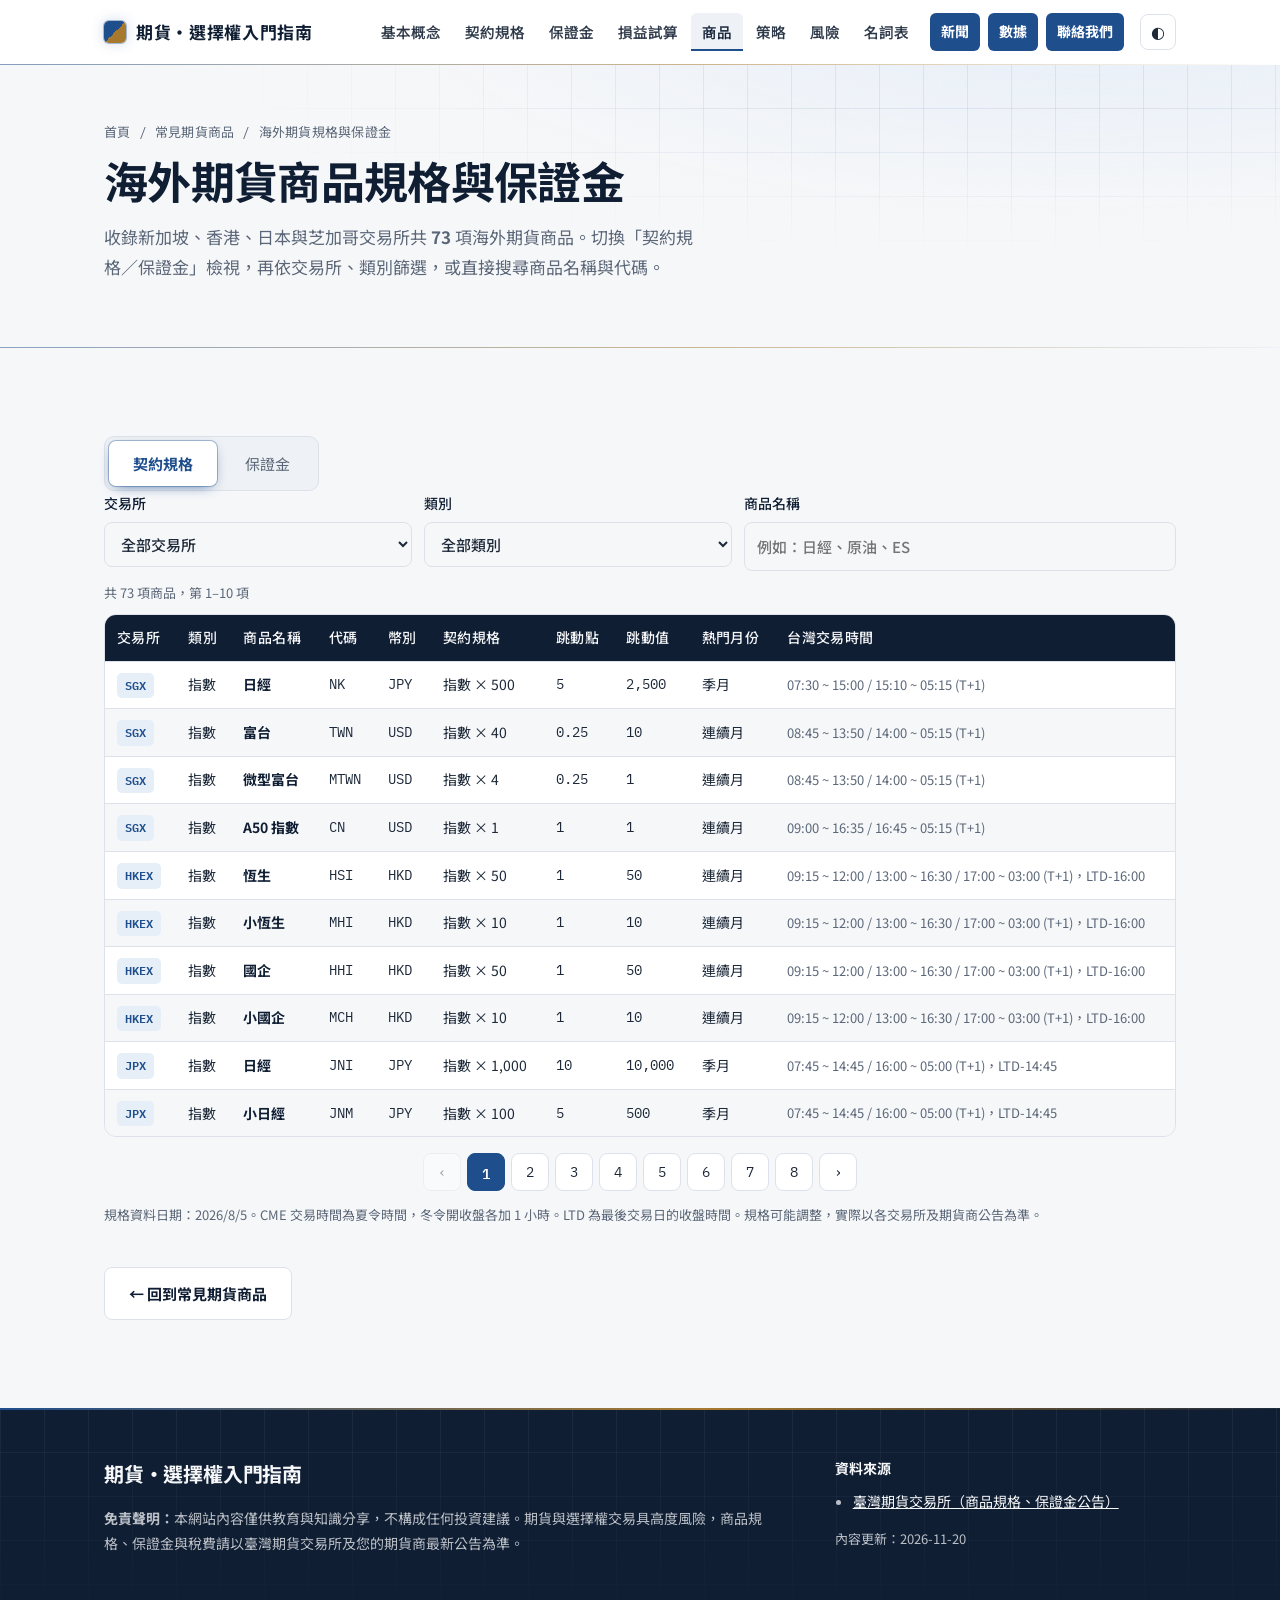
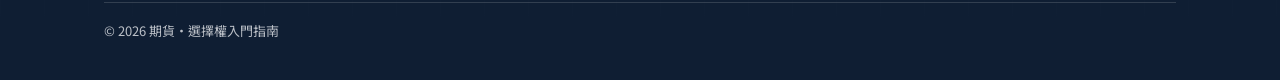
<file: overseas.html>
<!doctype html>
<html lang="zh-Hant">
<head>
  <meta charset="utf-8">
  <meta name="viewport" content="width=device-width, initial-scale=1">
  <title>海外期貨規格與保證金｜期貨・選擇權入門指南</title>
  <meta name="description" content="海外期貨商品契約規格與保證金：SGX、HKEX、JPX、CME 各商品的契約規格、跳動點、跳動值、交易時間，以及原始與維持保證金。">
  <link rel="preconnect" href="https://fonts.googleapis.com">
  <link rel="preconnect" href="https://fonts.gstatic.com" crossorigin>
  <!-- 字型非同步載入：先用系統字型顯示，不擋住畫面 -->
  <link rel="stylesheet" href="https://fonts.googleapis.com/css2?family=Noto+Sans+TC:wght@400;700&amp;family=IBM+Plex+Mono:wght@400;600&amp;display=swap" media="print" onload="this.media='all'">
  <noscript><link rel="stylesheet" href="https://fonts.googleapis.com/css2?family=Noto+Sans+TC:wght@400;700&amp;family=IBM+Plex+Mono:wght@400;600&amp;display=swap"></noscript>
  <link rel="stylesheet" href="style.css">
  <!-- 先套用上次選的深淺色，避免畫面閃一下 -->
  <script>try{var t=localStorage.getItem("theme");if(t)document.documentElement.dataset.theme=t}catch(e){}</script>
</head>
<body>
  <header class="topbar">
    <div class="wrap topbar-inner">
      <a class="brand" href="index.html"><span class="brand-mark" aria-hidden="true"></span>期貨・選擇權入門指南</a>
      <button class="menu-btn" aria-label="開啟選單" aria-expanded="false">☰</button>
      <nav class="nav">
        <a href="index.html#what">基本概念</a>
        <a href="index.html#terms">契約規格</a>
        <a href="index.html#margin">保證金</a>
        <a href="index.html#calc">損益試算</a>
        <a href="index.html#products" data-page="overseas" class="active">商品</a>
        <a href="options-strategy.html" data-page="strategy">策略</a>
        <a href="index.html#risk">風險</a>
        <a href="glossary.html" data-page="glossary">名詞表</a>
        <a href="news.html" data-page="news" class="nav-cta">新聞</a>
        <a href="analysis.html" data-page="analysis" class="nav-cta nav-cta-alt">數據</a>
        <a href="contact.html" data-page="contact" class="nav-cta">聯絡我們</a>
      </nav>
      <button class="theme-btn" aria-label="切換深淺色">◐</button>
    </div>
  </header>

  <main id="top">
    <section class="page-hero">
      <div class="wrap">
        <nav class="crumbs" aria-label="麵包屑"><a href="index.html">首頁</a><span>/</span><a href="index.html#products">常見期貨商品</a><span>/</span>海外期貨規格與保證金</nav>
        <h1>海外期貨商品規格與保證金</h1>
        <p class="lead">收錄新加坡、香港、日本與芝加哥交易所共 <b id="os-total"></b> 項海外期貨商品。切換「契約規格／保證金」檢視，再依交易所、類別篩選，或直接搜尋商品名稱與代碼。</p>
      </div>
    </section>

    <section class="section">
      <div class="wrap">
          <div class="tabs switch os-view" role="tablist" aria-label="切換檢視">
            <button role="tab" class="tab active" data-view="spec" aria-selected="true">契約規格</button>
            <button role="tab" class="tab" data-view="margin" aria-selected="false">保證金</button>
          </div>
          <div class="os-filters" role="search" aria-label="篩選海外期貨商品">
            <label>交易所<select id="os-ex"><option value="">全部交易所</option></select></label>
            <label>類別<select id="os-cat"><option value="">全部類別</option></select></label>
            <label class="os-q">商品名稱<input id="os-q" type="search" placeholder="例如：日經、原油、ES"></label>
          </div>
          <p class="os-count" id="os-count" aria-live="polite"></p>
          <div class="table-wrap os-wrap">
            <table class="os-table">
              <thead id="os-head"></thead>
              <tbody id="os-body"></tbody>
            </table>
          </div>
          <nav class="os-pager" id="os-pager" aria-label="規格表分頁"></nav>
          <p class="note" id="os-note"></p>
          <div class="back-row"><a class="btn ghost" href="index.html#products">← 回到常見期貨商品</a></div>
      </div>
    </section>
  </main>

  <footer class="footer">
    <div class="wrap footer-grid">
      <div>
        <p class="footer-brand">期貨・選擇權入門指南</p>
        <p><strong>免責聲明：</strong>本網站內容僅供教育與知識分享，不構成任何投資建議。期貨與選擇權交易具高度風險，商品規格、保證金與稅費請以臺灣期貨交易所及您的期貨商最新公告為準。</p>
      </div>
      <div>
        <p class="footer-h">資料來源</p>
        <ul class="sources">
          <li><a href="https://www.taifex.com.tw/" target="_blank" rel="noopener">臺灣期貨交易所（商品規格、保證金公告）</a></li>
        </ul>
        <p class="small">內容更新：<span id="updated"></span></p>
      </div>
    </div>
    <div class="wrap"><p class="small copy">© <span id="year"></span> 期貨・選擇權入門指南</p></div>
  </footer>

  <script src="data.js" defer></script>
  <script src="script.js" defer></script>
</body>
</html>
</file>
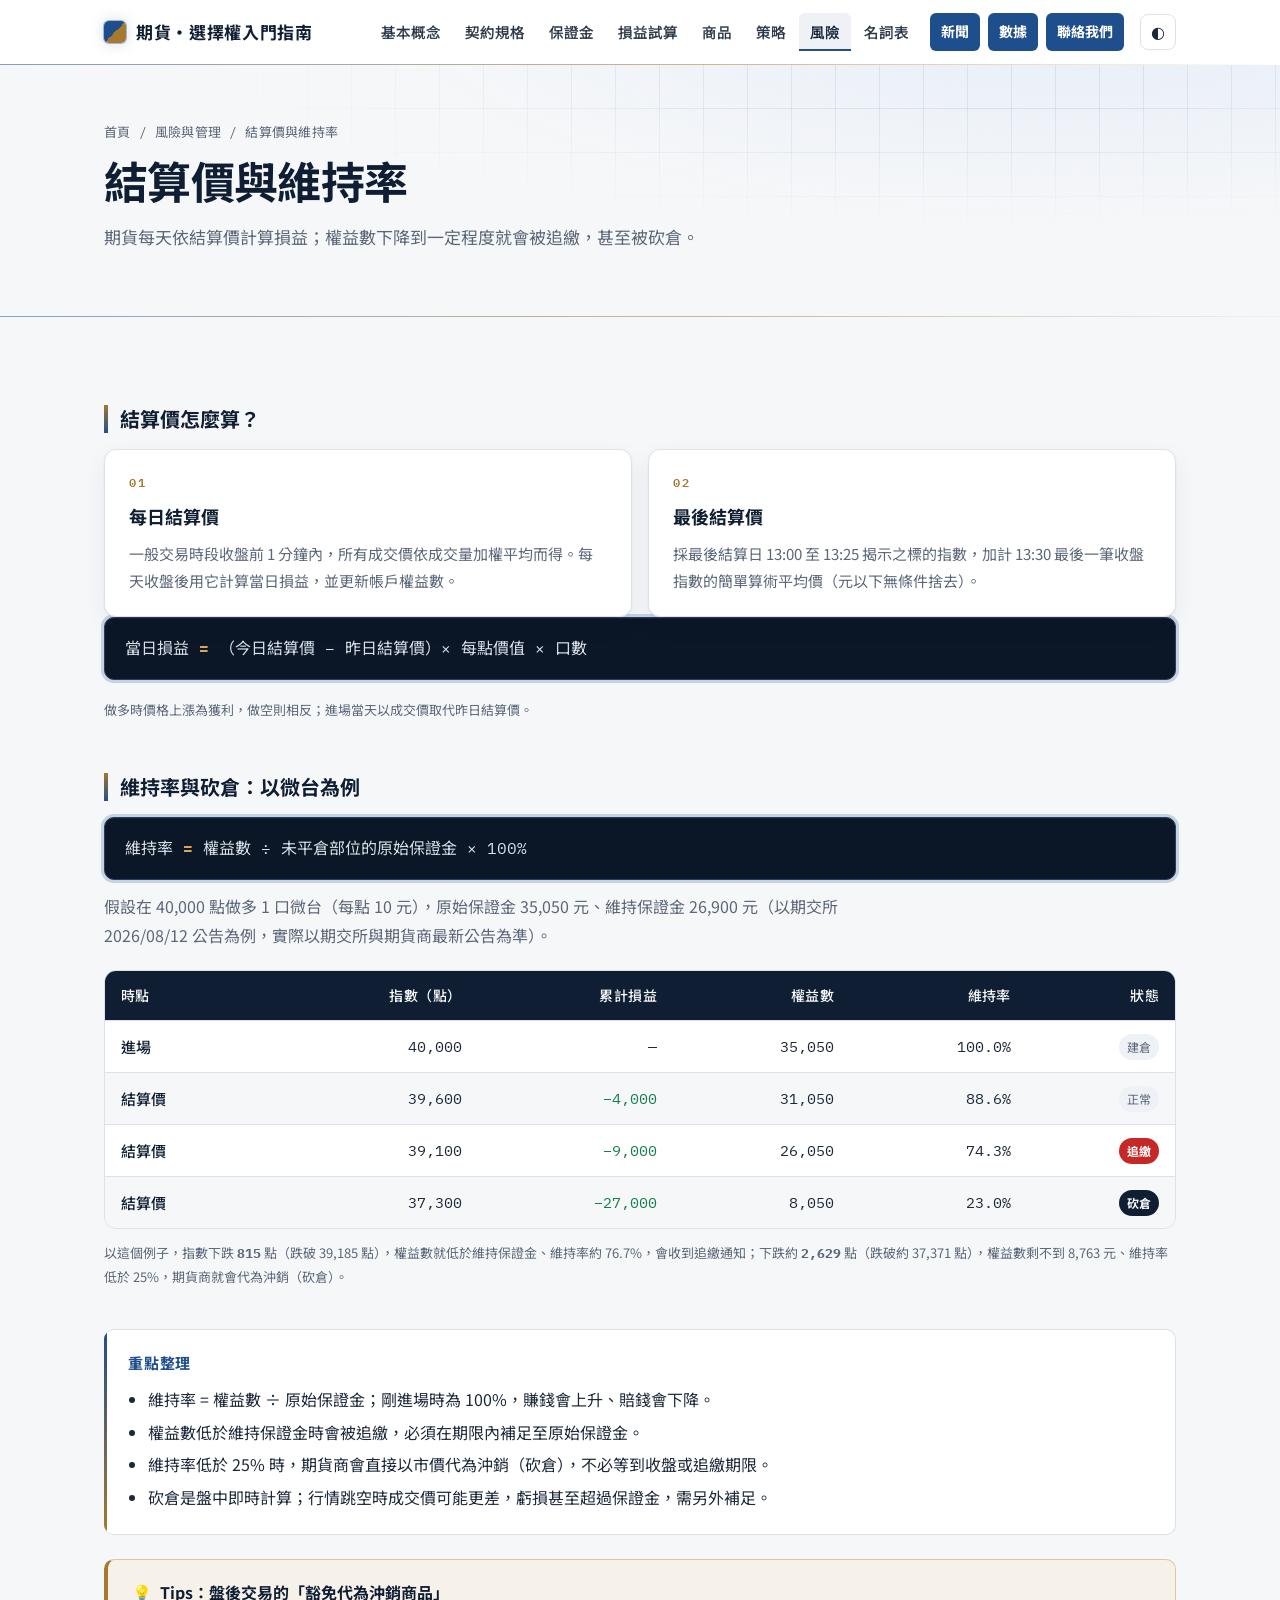
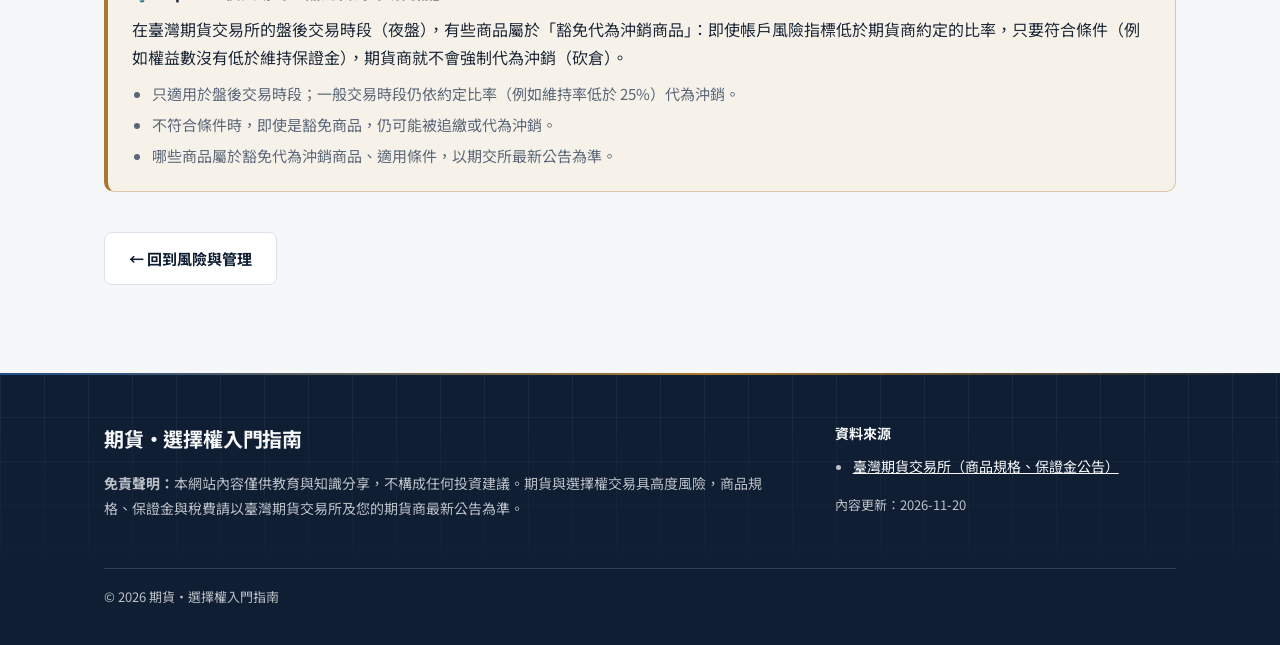
<file: settlement.html>
<!doctype html>
<html lang="zh-Hant">
<head>
  <meta charset="utf-8">
  <meta name="viewport" content="width=device-width, initial-scale=1">
  <title>結算價與維持率｜期貨・選擇權入門指南</title>
  <meta name="description" content="臺灣期貨的每日結算價、最後結算價算法，以及維持率、追繳與砍倉的說明，以微台為例。">
  <link rel="preconnect" href="https://fonts.googleapis.com">
  <link rel="preconnect" href="https://fonts.gstatic.com" crossorigin>
  <!-- 字型非同步載入：先用系統字型顯示，不擋住畫面 -->
  <link rel="stylesheet" href="https://fonts.googleapis.com/css2?family=Noto+Sans+TC:wght@400;700&amp;family=IBM+Plex+Mono:wght@400;600&amp;display=swap" media="print" onload="this.media='all'">
  <noscript><link rel="stylesheet" href="https://fonts.googleapis.com/css2?family=Noto+Sans+TC:wght@400;700&amp;family=IBM+Plex+Mono:wght@400;600&amp;display=swap"></noscript>
  <link rel="stylesheet" href="style.css">
  <!-- 先套用上次選的深淺色，避免畫面閃一下 -->
  <script>try{var t=localStorage.getItem("theme");if(t)document.documentElement.dataset.theme=t}catch(e){}</script>
</head>
<body>
  <header class="topbar">
    <div class="wrap topbar-inner">
      <a class="brand" href="index.html"><span class="brand-mark" aria-hidden="true"></span>期貨・選擇權入門指南</a>
      <button class="menu-btn" aria-label="開啟選單" aria-expanded="false">☰</button>
      <nav class="nav">
        <a href="index.html#what">基本概念</a>
        <a href="index.html#terms">契約規格</a>
        <a href="index.html#margin">保證金</a>
        <a href="index.html#calc">損益試算</a>
        <a href="index.html#products">商品</a>
        <a href="options-strategy.html" data-page="strategy">策略</a>
        <a href="index.html#risk" class="active" aria-current="page">風險</a>
        <a href="glossary.html" data-page="glossary">名詞表</a>
        <a href="news.html" data-page="news" class="nav-cta">新聞</a>
        <a href="analysis.html" data-page="analysis" class="nav-cta nav-cta-alt">數據</a>
        <a href="contact.html" data-page="contact" class="nav-cta">聯絡我們</a>
      </nav>
      <button class="theme-btn" aria-label="切換深淺色">◐</button>
    </div>
  </header>

  <main id="top">
    <section class="page-hero">
      <div class="wrap">
        <nav class="crumbs" aria-label="麵包屑"><a href="index.html">首頁</a><span>/</span><a href="index.html#risk">風險與管理</a><span>/</span>結算價與維持率</nav>
        <h1>結算價與維持率</h1>
        <p class="lead">期貨每天依結算價計算損益；權益數下降到一定程度就會被追繳，甚至被砍倉。</p>
      </div>
    </section>

    <section class="section">
      <div class="wrap">
        <h3 class="sub">結算價怎麼算？</h3>
        <div class="grid" id="settle-list"></div>
        <div class="formula settle-formula">
          <span>當日損益</span><b>=</b><span>（今日結算價 − 昨日結算價）× 每點價值 × 口數</span>
        </div>
        <p class="note">做多時價格上漲為獲利，做空則相反；進場當天以成交價取代昨日結算價。</p>

        <h3 class="sub">維持率與砍倉：以微台為例</h3>
        <div class="formula">
          <span>維持率</span><b>=</b><span>權益數 ÷ 未平倉部位的原始保證金 × 100%</span>
        </div>
        <p class="intro" id="mr-intro"></p>
        <div class="table-wrap">
          <table class="num-table mr-table">
            <thead><tr><th>時點</th><th>指數（點）</th><th>累計損益</th><th>權益數</th><th>維持率</th><th>狀態</th></tr></thead>
            <tbody id="mr-table"></tbody>
          </table>
        </div>
        <p class="note" id="mr-summary"></p>
        <div class="keypoints">
          <b>重點整理</b>
          <ul id="mr-points"></ul>
        </div>
        <aside class="tips" id="exempt-tips"></aside>
        <div class="back-row"><a class="btn ghost" href="index.html#risk">← 回到風險與管理</a></div>
      </div>
    </section>
  </main>

  <footer class="footer">
    <div class="wrap footer-grid">
      <div>
        <p class="footer-brand">期貨・選擇權入門指南</p>
        <p><strong>免責聲明：</strong>本網站內容僅供教育與知識分享，不構成任何投資建議。期貨與選擇權交易具高度風險，商品規格、保證金與稅費請以臺灣期貨交易所及您的期貨商最新公告為準。</p>
      </div>
      <div>
        <p class="footer-h">資料來源</p>
        <ul class="sources">
          <li><a href="https://www.taifex.com.tw/" target="_blank" rel="noopener">臺灣期貨交易所（商品規格、保證金公告）</a></li>
        </ul>
        <p class="small">內容更新：<span id="updated"></span></p>
      </div>
    </div>
    <div class="wrap"><p class="small copy">© <span id="year"></span> 期貨・選擇權入門指南</p></div>
  </footer>

  <script src="data.js" defer></script>
  <script src="script.js" defer></script>
</body>
</html>
</file>
<file: style.css>
/* ============ 色彩（想換配色改這裡） ============ */
:root {
  --bg: #f6f7f9;
  --bg-alt: #eef1f5;
  --surface: #ffffff;
  --ink: #0f1e33;        /* 主要深色（標題、品牌） */
  --text: #1d2939;
  --muted: #5b6778;
  --line: #dde2ea;
  --accent: #1f4e8c;     /* 主色 */
  --accent-soft: #e6eef8;
  --gold: #a7792e;       /* 點綴色 */
  --up: #c62828;         /* 台灣慣例：紅漲 */
  --down: #13804a;       /* 綠跌 */
  --warn-bg: #fdf3f2;
  --warn-line: #c62828;
  --shadow: 0 1px 2px rgba(15,30,51,.05), 0 8px 24px rgba(15,30,51,.06);
  color-scheme: light;
}
@media (prefers-color-scheme: dark) {
  :root:not([data-theme="light"]) {
    --bg: #0c1420; --bg-alt: #111b2a; --surface: #162234; --ink: #e8edf5; --text: #d9e0ea; --muted: #94a1b3;
    --line: #26344a; --accent: #7aa7e6; --accent-soft: #1a2c47; --gold: #d4a75a; --up: #ff6b6b; --down: #3ccf86;
    --warn-bg: #2a1a1d; --warn-line: #ff6b6b; --shadow: none; color-scheme: dark;
  }
}
:root[data-theme="dark"] {
  --bg: #0c1420; --bg-alt: #111b2a; --surface: #162234; --ink: #e8edf5; --text: #d9e0ea; --muted: #94a1b3;
  --line: #26344a; --accent: #7aa7e6; --accent-soft: #1a2c47; --gold: #d4a75a; --up: #ff6b6b; --down: #3ccf86;
  --warn-bg: #2a1a1d; --warn-line: #ff6b6b; --shadow: none; color-scheme: dark;
}

/* ============ 基礎 ============ */
* { box-sizing: border-box; }
[hidden] { display: none !important; }
html { scroll-behavior: smooth; scroll-padding-top: 76px; }
body {
  margin: 0; background: var(--bg); color: var(--text);
  font-family: "Noto Sans TC", "PingFang TC", "Microsoft JhengHei", system-ui, -apple-system, sans-serif;
  line-height: 1.8; font-size: 16px; -webkit-font-smoothing: antialiased;
}
.wrap { max-width: 1120px; margin: 0 auto; padding: 0 24px; }
a { color: var(--accent); }
.mono, .num-table td, .out-grid b, .out-main strong, .out-main em {
  font-family: "IBM Plex Mono", ui-monospace, monospace; font-variant-numeric: tabular-nums;
}
h1, h2, .footer-brand { font-family: inherit; font-weight: 700; letter-spacing: -.01em; color: var(--ink); }

/* ============ 頂部選單 ============ */
.topbar {
  position: sticky; top: 0; z-index: 10;
  background: color-mix(in srgb, var(--surface) 92%, transparent);
  backdrop-filter: blur(10px); border-bottom: 1px solid var(--line);
}
.topbar-inner { display: flex; align-items: center; gap: 16px; height: 64px; }
.brand { display: flex; align-items: center; gap: 10px; font-weight: 700; font-size: 17px; color: var(--ink); text-decoration: none; letter-spacing: .04em; white-space: nowrap; }
.brand-mark { width: 22px; height: 22px; border-radius: 5px; background: linear-gradient(135deg, var(--accent) 0 50%, var(--gold) 50% 100%); }
.nav { display: flex; gap: 2px; margin-left: auto; align-items: center; }
.nav a { color: var(--muted); text-decoration: none; font-size: 14px; padding: 6px 11px; border-radius: 6px; white-space: nowrap; }
.nav a:hover, .nav a.active { color: var(--ink); background: var(--bg-alt); }
.nav a.nav-cta { background: var(--accent); color: #fff; font-weight: 700; margin-left: 8px; }
.nav a.nav-cta:hover { background: var(--accent); color: #fff; filter: brightness(1.1); }
/* 數據：與「聯絡我們」同款實心按鈕；兩顆並排時間距縮小 */
.nav a.nav-cta + a.nav-cta { margin-left: 6px; }
.coming-soon { max-width: 640px; }
.card.coming-soon p { margin: 4px 0 20px; }
.coming-actions { display: flex; gap: 12px; flex-wrap: wrap; }
:root[data-theme="dark"] .nav a.nav-cta { color: #0c1420; }
@media (prefers-color-scheme: dark) { :root:not([data-theme="light"]) .nav a.nav-cta { color: #0c1420; } }
.theme-btn, .menu-btn {
  border: 1px solid var(--line); background: var(--surface); color: var(--text);
  width: 36px; height: 36px; border-radius: 8px; cursor: pointer; font-size: 16px; flex: none;
}
.menu-btn { display: none; margin-left: auto; }

/* ============ 封面 ============ */
.hero { padding: 72px 0 56px; background:
  radial-gradient(1200px 400px at 85% -10%, var(--accent-soft), transparent 70%), var(--bg);
  border-bottom: 1px solid var(--line); }
.hero-grid { display: grid; grid-template-columns: 1.25fr 1fr; gap: 56px; align-items: center; }
.kicker { color: var(--gold); font-weight: 700; font-size: 14px; letter-spacing: .12em; margin: 0 0 14px; }
.hero h1 { font-size: clamp(32px, 5vw, 52px); line-height: 1.25; margin: 0 0 20px; font-weight: 700; letter-spacing: .01em; }
.hero h1 em { font-style: normal; color: var(--accent); }
.lead { font-size: 17px; color: var(--muted); margin: 0 0 30px; max-width: 600px; }
.hero-cta { display: flex; gap: 12px; flex-wrap: wrap; }
.btn { display: inline-block; padding: 12px 24px; border-radius: 8px; font-weight: 700; text-decoration: none; font-size: 15px; }
.btn.primary { background: var(--accent); color: #fff; }
:root[data-theme="dark"] .btn.primary { color: #0c1420; }
@media (prefers-color-scheme: dark) { :root:not([data-theme="light"]) .btn.primary { color: #0c1420; } }
.btn.ghost { border: 1px solid var(--line); color: var(--ink); background: var(--surface); }

/* 規格卡 */
.spec-sheet { background: var(--surface); border: 1px solid var(--line); border-radius: 14px; box-shadow: var(--shadow); overflow: hidden; }
.spec-sheet header { display: flex; align-items: center; gap: 14px; padding: 18px 22px; border-bottom: 1px solid var(--line); }
.spec-code { background: var(--ink); color: var(--bg); font-weight: 600; font-size: 15px; padding: 6px 10px; border-radius: 6px; }
.spec-sheet header b { display: block; color: var(--ink); font-size: 17px; line-height: 1.3; }
.spec-sheet header small { color: var(--muted); font-size: 13px; }
.spec-sheet dl { margin: 0; padding: 6px 22px; }
.spec-sheet dl div { display: flex; justify-content: space-between; gap: 16px; padding: 10px 0; border-bottom: 1px dashed var(--line); font-size: 15px; }
.spec-sheet dl div:last-child { border-bottom: 0; }
.spec-sheet dt { color: var(--muted); }
.spec-sheet dd { margin: 0; text-align: right; color: var(--ink); }
.spec-example { background: var(--accent-soft); padding: 14px 22px; display: flex; flex-direction: column; }
.spec-example span { font-size: 13px; color: var(--muted); }
.spec-example b { color: var(--accent); font-size: 17px; }
.spec-note { margin: 0; padding: 10px 22px; font-size: 12px; color: var(--muted); border-top: 1px solid var(--line); }

.stats { display: grid; grid-template-columns: repeat(4, 1fr); margin-top: 56px; border-top: 1px solid var(--line); }
.stats div { padding: 20px 20px 0 0; border-right: 1px solid var(--line); padding-left: 20px; }
.stats div:first-child { padding-left: 0; }
.stats div:last-child { border-right: 0; }
.stat-k { display: block; font-weight: 700; color: var(--ink); font-size: 17px; }
.stat-v { color: var(--muted); font-size: 14px; }

/* ============ 段落 ============ */
.section { padding: 88px 0; }
.section.alt { background: var(--bg-alt); }
.sec-head { display: flex; gap: 20px; align-items: flex-start; margin-bottom: 36px; padding-bottom: 20px; border-bottom: 2px solid var(--ink); }
.sec-head .num { font-family: "IBM Plex Mono", monospace; font-size: 14px; font-weight: 600; color: #fff; background: var(--accent); padding: 4px 9px; border-radius: 5px; margin-top: 8px; }
:root[data-theme="dark"] .sec-head .num { color: #0c1420; }
@media (prefers-color-scheme: dark) { :root:not([data-theme="light"]) .sec-head .num { color: #0c1420; } }
.sec-head h2 { font-size: clamp(26px, 3.6vw, 34px); margin: 0; line-height: 1.35; }
.sec-head p { margin: 4px 0 0; color: var(--muted); font-size: 15px; }
h3 { margin: 0 0 8px; font-size: 18px; color: var(--ink); }
h3.sub { margin: 52px 0 16px; font-size: 20px; padding-left: 12px; border-left: 4px solid var(--gold); line-height: 1.4; }
.prose h3.sub:first-of-type { margin-top: 32px; }
.intro { color: var(--muted); margin: -6px 0 20px; max-width: 760px; }
.two-col { display: grid; grid-template-columns: 1.05fr 1fr; gap: 48px; align-items: start; }
.prose p { margin: 0 0 16px; }

.card { background: var(--surface); border: 1px solid var(--line); border-radius: 12px; padding: 22px 24px; box-shadow: var(--shadow); }
.card p { margin: 0; color: var(--muted); font-size: 15px; }
.grid { display: grid; grid-template-columns: repeat(auto-fill, minmax(250px, 1fr)); gap: 16px; }
.card-idx { display: block; font-family: "IBM Plex Mono", monospace; font-size: 12px; color: var(--gold); font-weight: 600; letter-spacing: .08em; margin-bottom: 6px; }
.spec-grid { grid-template-columns: repeat(3, 1fr); }
.spec-grid .card { border-top: 3px solid var(--accent); }
@media (max-width: 860px) { .spec-grid { grid-template-columns: repeat(2, 1fr); } }
@media (max-width: 540px) { .spec-grid { grid-template-columns: 1fr; } }

.roles { list-style: none; padding: 0; margin: 0; display: grid; gap: 10px; }
.roles li { display: grid; grid-template-columns: 72px 1fr; gap: 12px; padding: 14px 16px; background: var(--surface); border: 1px solid var(--line); border-radius: 10px; }
.roles b { color: var(--accent); }
.roles span { color: var(--muted); font-size: 15px; }

/* 圖表 */
.figure { margin: 0; background: var(--surface); border: 1px solid var(--line); border-radius: 12px; padding: 18px 20px; box-shadow: var(--shadow); }
.figure figcaption { display: flex; justify-content: space-between; flex-wrap: wrap; gap: 4px 12px; margin-bottom: 10px; font-size: 14px; }
.figure figcaption b { color: var(--ink); }
.figure figcaption span { color: var(--muted); }
.figure svg { width: 100%; height: auto; display: block; }
.fig-note { font-size: 13px; color: var(--muted); margin: 10px 0 0; }
.grid-lines line { stroke: var(--line); stroke-width: 1; }
.axis { stroke: var(--muted); stroke-width: 1.2; }
.tick text { fill: var(--muted); font-size: 11px; font-family: "IBM Plex Mono", monospace; }
.ln-long { stroke: var(--up); stroke-width: 2.5; }
.ln-short { stroke: var(--down); stroke-width: 2.5; }
.dot { fill: var(--ink); }
.lbl-long { fill: var(--up); font-size: 13px; font-weight: 700; }
.lbl-short { fill: var(--down); font-size: 13px; font-weight: 700; }
.lbl-mute { fill: var(--muted); font-size: 12px; }
.ln-equity { fill: none; stroke: var(--accent); stroke-width: 2.5; }
.ln-init { stroke: var(--muted); stroke-width: 1.2; stroke-dasharray: 5 4; }
.ln-maint { stroke: var(--up); stroke-width: 1.4; stroke-dasharray: 5 4; }
.pt { fill: var(--surface); stroke: var(--accent); stroke-width: 2.5; }
.pt.call { fill: var(--up); stroke: var(--up); }
.lbl-call { fill: var(--up); font-size: 12px; font-weight: 700; }
.lbl-val { fill: var(--ink); font-size: 11px; font-family: "IBM Plex Mono", monospace; }

.mc { display: grid; grid-template-columns: 1fr 1fr; gap: 24px; align-items: start; }

/* 表格 */
.table-wrap { overflow-x: auto; border: 1px solid var(--line); border-radius: 12px; background: var(--surface); }
table { width: 100%; border-collapse: collapse; font-size: 15px; min-width: 520px; }
th, td { text-align: left; padding: 12px 16px; border-bottom: 1px solid var(--line); }
thead th { background: var(--ink); color: var(--bg); font-weight: 500; font-size: 14px; letter-spacing: .03em; }
tbody tr:last-child td { border-bottom: 0; }
tbody tr:nth-child(even) td { background: color-mix(in srgb, var(--bg-alt) 55%, transparent); }
tbody td:first-child { font-weight: 500; color: var(--ink); }
.compare td.hl { color: var(--up); font-weight: 700; }
.num-table { min-width: 460px; }
.num-table td:not(:first-child), .num-table th:not(:first-child) { text-align: right; }
.num-table td:first-child { font-family: "Noto Sans TC", sans-serif; }
.tag { display: inline-block; font-family: "Noto Sans TC", sans-serif; font-size: 12px; padding: 2px 8px; border-radius: 99px; background: var(--bg-alt); color: var(--muted); }
.tag.call { background: var(--up); color: #fff; font-weight: 700; }
.tag.cut { background: var(--ink); color: var(--bg); font-weight: 700; }
#settle-list { grid-template-columns: repeat(auto-fit, minmax(250px, 1fr)); }
.settle-formula { margin-top: 18px; }
.wrap > h3.sub:first-child { margin-top: 0; }
.settle-link { margin-top: 28px; }
.ct-open { max-width: 640px; margin-top: 20px; }
.ct-layout { display: grid; grid-template-columns: minmax(0, 480px) minmax(0, 1fr); gap: 32px; align-items: start; }
.ct-layout .ct-flyer { order: -1; }
.ct-main { position: sticky; top: 88px; max-width: 640px; }
.ct-flyer { margin: 0; }
.ct-flyer[hidden] { display: none; }
.ct-layout:has(> .ct-flyer[hidden]) { grid-template-columns: minmax(0, 640px); }
.ct-layout:has(> .ct-flyer[hidden]) .ct-main { position: static; }
.ct-flyer a { display: block; border-radius: 12px; }
.ct-flyer img { display: block; width: 100%; height: auto; border-radius: 12px; box-shadow: var(--shadow); transition: transform .2s ease, box-shadow .2s ease; }
.ct-flyer a:hover img { transform: translateY(-2px); }
.ct-flyer figcaption { margin-top: 10px; text-align: center; font-size: 13px; color: var(--muted); }
@media (max-width: 900px) { .ct-layout { grid-template-columns: minmax(0, 640px); gap: 24px; } .ct-layout .ct-flyer { order: 0; } .ct-main { position: static; } }
.sec-head-link { white-space: nowrap; padding: 9px 18px; }
.seg.seg3.seg-prod label input:checked + span { background: var(--accent); color: #fff; }
.rc-head { margin: 0; font-size: 14px; opacity: .8; }
.rc-head b { font-size: 16px; opacity: 1; }
.rc-dirs { display: grid; grid-template-columns: 1fr 1fr; gap: 14px; }
.rc-dir { background: color-mix(in srgb, var(--bg) 7%, transparent); border: 1px solid color-mix(in srgb, var(--bg) 14%, transparent); border-radius: 10px; padding: 14px 16px; display: flex; flex-direction: column; gap: 12px; min-width: 0; }
.rc-dir-h { align-self: flex-start; font-size: 14px; font-weight: 700; padding: 3px 12px; border-radius: 99px; color: #fff; }
.rc-dir.long .rc-dir-h { background: var(--up); } .rc-dir.short .rc-dir-h { background: var(--down); }
.rc-row { display: flex; flex-direction: column; gap: 2px; padding-top: 10px; border-top: 1px solid color-mix(in srgb, var(--bg) 14%, transparent); }
.rc-lbl { font-size: 13px; font-weight: 700; display: flex; gap: 6px; align-items: baseline; flex-wrap: wrap; }
.rc-lbl small { font-weight: 400; opacity: .65; font-size: 12px; }
.rc-row.call .rc-lbl { color: var(--gold); } .rc-row.cut .rc-lbl { color: #ff8a80; }
.rc-price { font-family: "IBM Plex Mono", "Noto Sans TC", monospace; font-size: clamp(18px, 1.9vw, 22px); font-weight: 600; }
.rc-price small { font-size: 13px; font-weight: 400; opacity: .75; }
.rc-pts { font-size: 12px; opacity: .65; font-family: "IBM Plex Mono", "Noto Sans TC", monospace; }
@media (max-width: 520px) { .rc-dirs { grid-template-columns: 1fr; } }
:root[data-theme="dark"] .seg.seg3.seg-prod label input:checked + span { color: #0c1420; }
@media (prefers-color-scheme: dark) { :root:not([data-theme="light"]) .seg.seg3.seg-prod label input:checked + span { color: #0c1420; } }
.tips { margin-top: 24px; background: color-mix(in srgb, var(--gold) 10%, var(--surface)); border: 1px solid color-mix(in srgb, var(--gold) 35%, transparent); border-left: 4px solid var(--gold); border-radius: 10px; padding: 18px 24px; }
.tips-h { display: flex; align-items: center; gap: 8px; font-size: 16px; color: var(--ink); }
.tips p { margin: 8px 0 0; }
.tips ul { margin: 8px 0 0; padding-left: 20px; color: var(--muted); font-size: 15px; }
.tips li { margin-bottom: 4px; }
.mr-table th, .mr-table td { white-space: nowrap; }
.pos { color: var(--up); } .neg { color: var(--down); }

/* 重點整理 */
.keypoints { margin-top: 40px; background: var(--surface); border: 1px solid var(--line); border-left: 4px solid var(--accent); border-radius: 10px; padding: 18px 24px; }
.keypoints b { color: var(--accent); font-size: 15px; letter-spacing: .05em; }
.keypoints ul { margin: 8px 0 0; padding-left: 20px; }
.keypoints li { margin-bottom: 4px; }

.formula { display: flex; flex-wrap: wrap; align-items: center; gap: 10px; background: var(--ink); color: var(--bg); padding: 16px 20px; border-radius: 10px; margin: 0 0 18px; font-size: 16px; }
.formula b { color: var(--gold); font-family: "IBM Plex Mono", monospace; }
.defs { margin: 8px 0 0; }
.defs dt { font-weight: 700; margin-top: 16px; color: var(--ink); }
.defs dt:first-child { margin-top: 0; }
.defs dd { margin: 2px 0 0; color: var(--muted); font-size: 15px; }

/* ============ 試算器 ============ */
.calc { display: grid; grid-template-columns: 1fr 1fr; gap: 24px; }
.calc-inputs { display: grid; grid-template-columns: 1fr 1fr; gap: 16px; background: var(--surface); border: 1px solid var(--line); border-radius: 12px; padding: 24px; align-content: start; box-shadow: var(--shadow); }
.calc-inputs label { display: flex; flex-direction: column; gap: 6px; font-size: 14px; font-weight: 500; color: var(--ink); }
.calc-inputs > label:first-child, #c-custom-wrap, .seg { grid-column: 1 / -1; }
input, select {
  font: inherit; font-size: 15px; padding: 10px 12px; border-radius: 8px;
  border: 1px solid var(--line); background: var(--bg); color: var(--text); width: 100%;
}
input[type="number"] { font-family: "IBM Plex Mono", monospace; }
input:focus, select:focus { outline: 2px solid var(--accent); outline-offset: 1px; }
.seg { display: grid; grid-template-columns: 1fr 1fr; border: 1px solid var(--line); border-radius: 8px; overflow: hidden; }
.seg label { flex-direction: row; position: relative; overflow: hidden; }
.seg input { position: absolute; opacity: 0; pointer-events: none; }
.seg span { flex: 1; text-align: center; padding: 10px; cursor: pointer; background: var(--bg); font-weight: 500; }
.seg label:first-child input:checked + span { background: var(--up); color: #fff; font-weight: 700; }
.seg label:last-child input:checked + span { background: var(--down); color: #fff; font-weight: 700; }
.calc-output { background: var(--ink); color: var(--bg); border-radius: 12px; padding: 24px; display: flex; flex-direction: column; gap: 18px; }
.calc-output .note { color: color-mix(in srgb, var(--bg) 65%, transparent); }
.out-main span { font-size: 14px; display: block; opacity: .7; }
.out-main strong { font-size: clamp(32px, 5vw, 44px); display: block; line-height: 1.25; font-weight: 600; }
.out-main em { font-style: normal; font-size: 15px; }
.calc-output .pos { color: #ff8a80; } .calc-output .neg { color: #5fe0a0; }
:root[data-theme="dark"] .calc-output .pos { color: #c62828; } :root[data-theme="dark"] .calc-output .neg { color: #13804a; }
@media (prefers-color-scheme: dark) {
  :root:not([data-theme="light"]) .calc-output .pos { color: #c62828; }
  :root:not([data-theme="light"]) .calc-output .neg { color: #13804a; }
}
.out-grid { display: grid; grid-template-columns: 1fr 1fr; gap: 1px; background: color-mix(in srgb, var(--bg) 18%, transparent); border-radius: 8px; overflow: hidden; }
.out-grid div { background: var(--ink); padding: 12px 14px; }
.out-grid span { display: block; font-size: 13px; opacity: .65; }
.out-grid b { font-size: 16px; font-weight: 500; }
.bar { height: 8px; background: color-mix(in srgb, var(--bg) 15%, transparent); border-radius: 99px; position: relative; overflow: hidden; }
.bar::after { content: ""; position: absolute; left: 50%; top: 0; bottom: 0; width: 2px; background: color-mix(in srgb, var(--bg) 50%, transparent); }
#o-bar { position: absolute; top: 0; bottom: 0; transition: all .25s ease; }
.bar-scale { display: flex; justify-content: space-between; font-size: 11px; opacity: .55; margin-top: -12px; font-family: "IBM Plex Mono", monospace; }
.note { color: var(--muted); font-size: 13px; margin: 12px 0 0; }

/* ============ 分頁 ============ */
.tabs { display: inline-flex; gap: 4px; background: var(--bg-alt); padding: 4px; border-radius: 10px; margin-bottom: 20px; border: 1px solid var(--line); }
.tab { font: inherit; font-size: 14px; border: 0; background: transparent; color: var(--muted); padding: 8px 18px; border-radius: 7px; cursor: pointer; }
.tab.active { background: var(--surface); color: var(--ink); font-weight: 700; box-shadow: var(--shadow); }
.tab-panel { display: none; }
.tab-panel.active { display: block; }

/* ============ 風險 ============ */
.warn { background: var(--warn-bg); border: 1px solid color-mix(in srgb, var(--warn-line) 30%, transparent); border-left: 5px solid var(--warn-line); border-radius: 10px; padding: 18px 24px; margin-bottom: 24px; }
.warn strong { color: var(--up); font-size: 17px; }
.warn p { margin: 6px 0 0; color: var(--text); }
.rules { padding: 0; margin: 0; list-style: none; counter-reset: r; display: grid; gap: 10px; }
.rules li { counter-increment: r; display: flex; gap: 14px; align-items: baseline; background: var(--surface); border: 1px solid var(--line); border-radius: 10px; padding: 12px 18px; }
.rules li::before { content: counter(r, decimal-leading-zero); font-family: "IBM Plex Mono", monospace; color: var(--gold); font-weight: 600; font-size: 14px; }

/* ============ 名詞表 ============ */
.search { max-width: 440px; margin-bottom: 20px; }
.glossary { display: grid; grid-template-columns: repeat(auto-fill, minmax(min(320px, 100%), 1fr)); gap: 0 32px; margin: 0; }
.glossary div { padding: 14px 0; border-bottom: 1px solid var(--line); }
.glossary dt { font-weight: 700; color: var(--ink); }
.glossary dd { margin: 2px 0 0; color: var(--muted); font-size: 15px; }

/* 01 期貨／選擇權切換 */
.sec-head-switch { align-items: center; flex-wrap: wrap; }
.sec-head-switch .num { margin-top: 0; align-self: flex-start; margin-top: 8px; }
.sec-head-text { flex: 1 1 260px; }
.tabs.switch { margin: 0; }
.tabs.switch .tab { padding: 9px 24px; font-size: 15px; }
.quad { min-width: 480px; }
.quad td { vertical-align: top; font-size: 14px; color: var(--muted); }
.quad td:first-child { white-space: nowrap; }
.quad td:first-child small { display: block; font-weight: 400; color: var(--muted); font-size: 12px; }
.quad td b { display: block; font-family: "IBM Plex Mono", monospace; font-size: 15px; margin-bottom: 2px; }
.moneyness { min-width: 440px; font-size: 14px; }
.moneyness td[colspan] { text-align: center; }
.hl-text { color: var(--up); font-weight: 700; }
.two-col > *, .mc > *, .calc > * { min-width: 0; }

/* 選擇權試算器 */
.seg4 { grid-template-columns: repeat(4, 1fr); }
.seg4 span { display: flex; flex-direction: column; align-items: center; line-height: 1.3; padding: 8px 4px; font-family: "IBM Plex Mono", monospace; font-size: 14px; }
.seg4 span small { font-family: "Noto Sans TC", sans-serif; font-size: 12px; font-weight: 400; opacity: .8; }
.seg4 label + label span { border-left: 1px solid var(--line); }
.seg.seg4 label input:checked + span { background: var(--accent); color: #fff; font-weight: 700; }
:root[data-theme="dark"] .seg.seg4 label input:checked + span { color: #0c1420; }
@media (prefers-color-scheme: dark) { :root:not([data-theme="light"]) .seg.seg4 label input:checked + span { color: #0c1420; } }
.calc-inputs .span2 { grid-column: 1 / -1; }
.seg3 { grid-column: 1 / -1; grid-template-columns: repeat(3, 1fr); }
.seg3 span { display: flex; flex-direction: column; align-items: center; justify-content: center; line-height: 1.3; padding: 8px 4px; font-weight: 700; }
.seg3 span small { font-family: "IBM Plex Mono", monospace; font-size: 11px; font-weight: 400; opacity: .75; }
.seg3 label + label span { border-left: 1px solid var(--line); }
.seg.seg3 label input:checked + span { background: var(--ink); color: var(--bg); }
.seg4.op-single { grid-column: 1 / -1; }
.leg-h { margin: 4px 0 -6px; font-size: 13px; font-weight: 700; color: var(--gold); letter-spacing: .05em; }
.calc-inputs p.hint { margin: -4px 0 0; }
.hint { font-size: 12px; color: var(--muted); font-weight: 400; }
.opt-chart { margin-top: 24px; }
#op-chart svg { width: 100%; height: auto; display: block; }
#op-chart { position: relative; }
.oc-grid line { stroke: var(--line); stroke-width: 1; }
.oc-tick text { fill: var(--muted); font-size: 12px; font-family: "IBM Plex Mono", monospace; }
.oc-fill-up { fill: var(--up); opacity: .12; }
.oc-fill-dn { fill: var(--down); opacity: .12; }
.oc-zero { stroke: var(--muted); stroke-width: 1.5; }
.oc-strike { stroke: var(--muted); stroke-width: 1; stroke-dasharray: 4 4; }
.oc-strike-l { fill: var(--muted); font-size: 12px; }
.oc-line { fill: none; stroke: var(--ink); stroke-width: 2.5; stroke-linejoin: round; stroke-linecap: round; }
.oc-arrow { fill: var(--ink); }
.oc-zone { font-size: 12px; font-weight: 700; letter-spacing: .1em; }
.oc-zone.up { fill: var(--up); } .oc-zone.dn { fill: var(--down); }
.oc-be { fill: var(--surface); stroke: var(--ink); stroke-width: 2; }
.oc-be-l { fill: var(--text); font-size: 12px; font-family: "IBM Plex Mono", "Noto Sans TC", monospace; }
.oc-drop { stroke: var(--muted); stroke-width: 1; stroke-dasharray: 2 3; }
.oc-pt { stroke: var(--surface); stroke-width: 2.5; }
.oc-pt.up { fill: var(--up); } .oc-pt.dn { fill: var(--down); }
.oc-pill rect { fill: var(--ink); }
.oc-pill text { fill: var(--surface); font-size: 12.5px; font-weight: 600; font-family: "IBM Plex Mono", "Noto Sans TC", monospace; }
.oc-cross { stroke: var(--muted); stroke-width: 1; }
.oc-hdot { stroke: var(--surface); stroke-width: 2; }
.oc-hdot.up { fill: var(--up); } .oc-hdot.dn { fill: var(--down); }
.oc-hit { fill: transparent; cursor: crosshair; }
.oc-tip { position: absolute; pointer-events: none; background: var(--surface); border: 1px solid var(--line); box-shadow: var(--shadow), 0 4px 12px rgba(0,0,0,.08);
  border-radius: 8px; padding: 6px 10px; font-size: 13px; display: flex; flex-direction: column; gap: 1px; white-space: nowrap; color: var(--muted); }
.oc-tip b { color: var(--ink); font-family: "IBM Plex Mono", monospace; font-weight: 600; }
.oc-tip b.pos { color: var(--up); } .oc-tip b.neg { color: var(--down); }
.out-grid b.pos { color: var(--up); } .out-grid b.neg { color: var(--down); }
.calc-output .out-grid b.pos { color: #ff8a80; } .calc-output .out-grid b.neg { color: #5fe0a0; }
:root[data-theme="dark"] .calc-output .out-grid b.pos { color: #c62828; } :root[data-theme="dark"] .calc-output .out-grid b.neg { color: #13804a; }
@media (prefers-color-scheme: dark) {
  :root:not([data-theme="light"]) .calc-output .out-grid b.pos { color: #c62828; }
  :root:not([data-theme="light"]) .calc-output .out-grid b.neg { color: #13804a; }
}
@media (max-width: 560px) { .seg4 { grid-template-columns: 1fr 1fr; } .seg4 label:nth-child(3) span { border-left: 0; } .seg4 label:nth-child(n+3) span { border-top: 1px solid var(--line); } }

/* 名詞表獨立頁 */
.page-hero { padding: 56px 0 40px; border-bottom: 1px solid var(--line); background:
  radial-gradient(1000px 300px at 85% -20%, var(--accent-soft), transparent 70%), var(--bg); }
.page-hero h1 { font-size: clamp(30px, 4.5vw, 44px); margin: 8px 0 12px; line-height: 1.3; }
.page-hero .lead { margin-bottom: 24px; }
.page-hero .search { margin-bottom: 18px; }
.crumbs { font-size: 14px; color: var(--muted); display: flex; gap: 8px; }
.crumbs a { color: var(--muted); text-decoration: none; }
.crumbs a:hover { color: var(--accent); }
.g-toolbar { display: flex; flex-wrap: wrap; align-items: stretch; gap: 12px; margin-bottom: 24px; }
.g-toolbar .search { flex: 1 1 280px; max-width: 440px; margin: 0; height: auto; }
.g-filter { margin: 0; flex-wrap: wrap; align-items: center; }
.g-filter .tab { white-space: nowrap; }
.g-filter .tab span { font-family: "IBM Plex Mono", monospace; font-size: 12px; margin-left: 6px; opacity: .7; }
.g-index { display: grid; gap: 12px; }
.g-index-row { display: grid; grid-template-columns: 72px 1fr; gap: 12px; align-items: start; }
.g-index-row b { font-size: 13px; color: var(--gold); line-height: 30px; }
.g-chips { display: flex; flex-wrap: wrap; gap: 8px; }
.g-chips a { line-height: 20px; }
.g-group + .g-group { margin-top: 48px; }
.g-group-h { font-size: 22px; margin: 0 0 8px; padding-bottom: 10px; border-bottom: 2px solid var(--ink); display: flex; align-items: baseline; gap: 10px; }
.g-group-h span { font-family: "IBM Plex Mono", monospace; font-size: 13px; font-weight: 500; color: var(--muted); }
@media (max-width: 480px) {
  .g-index-row { grid-template-columns: 1fr; gap: 6px; }
  .g-index-row b { line-height: 1.4; }
  .g-toolbar .search { max-width: none; flex-basis: 100%; }
  .quad { min-width: 0; }
  .quad th, .quad td { padding: 10px 10px; }
  .quad td b { font-size: 13px; }
  .g-filter { display: grid; grid-template-columns: 1fr 1fr; width: 100%; }
  .g-filter .tab { text-align: center; }
}
.g-index a { font-size: 14px; text-decoration: none; color: var(--text); background: var(--surface); border: 1px solid var(--line); border-radius: 99px; padding: 4px 12px; }
.g-index a:hover { border-color: var(--accent); color: var(--accent); }
.glossary div { scroll-margin-top: 84px; }
.glossary div:target { background: var(--accent-soft); border-radius: 8px; padding-left: 12px; padding-right: 12px; }
.back-row { margin-top: 40px; }
.glossary-teaser { display: flex; justify-content: space-between; align-items: center; gap: 24px; text-decoration: none; color: inherit; flex-wrap: wrap; }
.glossary-teaser:hover { border-color: var(--accent); }
.glossary-teaser p { max-width: 640px; }

/* ============ 聯絡 ============ */
.ct-card { max-width: 640px; padding: 0; overflow: hidden; }
.ct-who { display: flex; align-items: center; gap: 16px; padding: 22px 24px; border-bottom: 1px solid var(--line); }
.ct-who b { display: block; font-size: 22px; color: var(--ink); }
.ct-avatar { flex: none; width: 52px; height: 52px; border-radius: 50%; display: grid; place-items: center; background: var(--accent); color: #fff; font-size: 22px; font-weight: 700; }
.ct-list { list-style: none; margin: 0; padding: 0; }
.ct-row { display: grid; grid-template-columns: 84px 1fr auto; align-items: center; gap: 12px; padding: 16px 24px; border-bottom: 1px solid var(--line); }
.ct-row:last-child { border-bottom: 0; }
.ct-label { font-size: 13px; color: var(--muted); }
.ct-value { font-size: 17px; color: var(--ink); word-break: break-all; }
.ct-value.is-masked { color: var(--muted); }
button.ct-btn { font-family: inherit; cursor: pointer; }
.ct-btn { padding: 8px 16px; font-size: 14px; white-space: nowrap; min-width: 92px; text-align: center; }
@media (max-width: 520px) {
  .ct-who { padding: 18px; }
  .ct-row { grid-template-columns: 1fr auto; grid-template-areas: "l b" "v b"; row-gap: 2px; padding: 14px 18px; }
  .ct-value { font-size: 14.5px; } .ct-btn { min-width: 76px; padding: 8px 12px; }
  .ct-row .ct-label { grid-area: l; } .ct-row .ct-value { grid-area: v; } .ct-row .ct-btn { grid-area: b; }
}

/* ============ 頁尾 ============ */
.footer { background: var(--ink); color: color-mix(in srgb, var(--bg) 75%, transparent); padding: 48px 0 24px; font-size: 14px; }
.footer a { color: var(--bg); }
.footer-grid { display: grid; grid-template-columns: 2fr 1fr; gap: 48px; }
.footer-brand { color: var(--bg); font-size: 20px; font-weight: 700; margin: 0 0 10px; }
.footer-h { color: var(--bg); font-weight: 700; margin: 0 0 8px; }
.sources { padding-left: 18px; margin: 0 0 12px; }
.footer .small { font-size: 13px; }
.copy { border-top: 1px solid color-mix(in srgb, var(--bg) 15%, transparent); margin-top: 32px; padding-top: 16px; }

/* ============ 響應式 ============ */
@media (max-width: 960px) {
  .menu-btn { display: block; }
  .nav { display: none; position: absolute; top: 64px; left: 0; right: 0; flex-direction: column; align-items: stretch; background: var(--surface); border-bottom: 1px solid var(--line); padding: 8px 16px 16px; }
  .nav.open { display: flex; }
  .nav a.nav-cta { margin: 8px 0 0; text-align: center; }
  .hero-grid, .two-col, .calc, .mc, .footer-grid { grid-template-columns: 1fr; }
  .hero-grid { gap: 40px; }
  .stats { grid-template-columns: repeat(2, 1fr); }
  .stats div { border-right: 0; padding: 16px 0 0 0; }
}
@media (max-width: 380px) {
  .topbar-inner { gap: 10px; }
  .brand { font-size: 15px; gap: 8px; letter-spacing: .02em; }
  .brand-mark { width: 18px; height: 18px; }
}
@media (max-width: 480px) {
  .wrap { padding: 0 16px; }
  .hero { padding: 48px 0 40px; }
  .section { padding: 60px 0; }
  .calc-inputs { grid-template-columns: 1fr; }
  .sec-head { gap: 14px; }
  .roles li { grid-template-columns: 1fr; gap: 2px; }
  .spec-sheet dl div { font-size: 14px; }
}

/* ============ 05 海外期貨規格表 ============ */
.os-filters { display: grid; grid-template-columns: 1fr 1fr 1.4fr; gap: 12px; margin-bottom: 10px; }
.os-filters label { display: flex; flex-direction: column; gap: 6px; font-size: 14px; font-weight: 500; color: var(--ink); }
.os-count { font-size: 13px; color: var(--muted); margin: 0 0 10px; }
.os-table { min-width: 980px; font-size: 14px; }
.os-table th, .os-table td { padding: 10px 12px; white-space: nowrap; }
.os-table td.os-name { font-weight: 700; color: var(--ink); }
.os-table td.os-hours { white-space: normal; min-width: 210px; font-size: 13px; color: var(--muted); }
.os-table td.mono { font-family: "IBM Plex Mono", monospace; }
.os-table td.os-empty { text-align: center; color: var(--muted); padding: 28px; }
.ex-tag { display: inline-block; font-family: "IBM Plex Mono", monospace; font-size: 12px; font-weight: 600; padding: 2px 8px; border-radius: 5px; background: var(--accent-soft); color: var(--accent); }
.os-pager { display: flex; flex-wrap: wrap; justify-content: center; align-items: center; gap: 6px; margin-top: 16px; }
.os-pager button { font: inherit; font-family: "IBM Plex Mono", monospace; font-size: 14px; min-width: 38px; height: 38px; padding: 0 10px;
  border-radius: 8px; border: 1px solid var(--line); background: var(--surface); color: var(--text); cursor: pointer; }
.os-pager button:hover:not(:disabled) { border-color: var(--accent); color: var(--accent); }
.os-pager button.active { background: var(--accent); border-color: var(--accent); color: #fff; font-weight: 600; }
:root[data-theme="dark"] .os-pager button.active { color: #0c1420; }
@media (prefers-color-scheme: dark) { :root:not([data-theme="light"]) .os-pager button.active { color: #0c1420; } }
.os-pager button:disabled { opacity: .4; cursor: default; }
.os-gap { color: var(--muted); padding: 0 4px; }
@media (max-width: 640px) {
  .os-filters { grid-template-columns: 1fr 1fr; }
  .os-filters .os-q { grid-column: 1 / -1; }
}
/* 手機：規格表改為一筆一張卡片 */
@media (max-width: 640px) {
  .os-wrap { border: 0; background: transparent; overflow: visible; }
  .os-table { min-width: 0; }
  .os-table thead { display: none; }
  .os-table, .os-table tbody, .os-table tr, .os-table td { display: block; width: 100%; }
  .os-table tr { background: var(--surface); border: 1px solid var(--line); border-radius: 12px; padding: 10px 14px; margin-bottom: 10px; }
  .os-table tbody tr:nth-child(even) td { background: transparent; }
  .os-table td { display: flex; justify-content: space-between; align-items: baseline; gap: 14px; border: 0; padding: 5px 0; white-space: normal; text-align: right; }
  .os-table td::before { content: attr(data-l); flex: none; color: var(--muted); font-size: 12px; font-family: "Noto Sans TC", sans-serif; font-weight: 400; text-align: left; }
  .os-table td.os-name { font-size: 16px; border-bottom: 1px dashed var(--line); padding-bottom: 8px; margin-bottom: 4px; }
  .os-table td.os-hours { min-width: 0; }
  .os-table td.os-empty { display: block; text-align: center; }
  .os-table td.os-empty::before { content: none; }
}

/* 05 海外期貨分頁：前往規格表的入口卡片 */
.os-link { display: flex; justify-content: space-between; align-items: center; gap: 24px; flex-wrap: wrap; margin-top: 16px; text-decoration: none; color: inherit; border-left: 4px solid var(--accent); }
.os-link:hover { border-color: var(--accent); }
.os-link p { max-width: 680px; }

/* 海外期貨：契約規格／保證金 切換 */
.os-view { margin-bottom: 18px; }
.os-table.os-margin { min-width: 640px; }
.os-table td.num, .os-table.os-margin th:nth-child(n+6) { text-align: right; }
.margin-link { margin-top: 16px; font-size: 15px; }
.margin-link a { font-weight: 700; }
@media (max-width: 640px) {
  .os-table.os-margin { min-width: 0; }
  .os-table td.num { text-align: right; }
}

/* ============ 選擇權策略 options-strategy.html ============ */
.st-bar { display: flex; align-items: center; justify-content: space-between; gap: 12px 20px; flex-wrap: wrap; margin-bottom: 20px; }
.st-bar .tabs { margin-bottom: 0; flex-wrap: wrap; }
.st-filter .tab small { font-family: "IBM Plex Mono", monospace; font-size: 12px; opacity: .7; margin-left: 2px; }
.st-note { margin: 0; color: var(--muted); font-size: 14px; max-width: 520px; }
.st-grid { display: grid; grid-template-columns: repeat(2, minmax(0, 1fr)); gap: 20px; }
.st-card { display: flex; flex-direction: column; gap: 14px; }
.st-card[hidden] { display: none; }
.st-h { display: flex; align-items: center; gap: 10px; flex-wrap: wrap; }
.st-h h3 { margin: 0; font-size: 20px; color: var(--ink); }
.st-h h3 small { font-family: "IBM Plex Mono", monospace; font-size: 13px; font-weight: 500; color: var(--muted); margin-left: 4px; }
.st-view { font-size: 12px; font-weight: 700; padding: 3px 10px; border-radius: 99px; color: #fff; }
.st-view.up { background: var(--up); } .st-view.dn { background: var(--down); }
.st-view.flat { background: var(--gold); } .st-view.vol { background: var(--accent); }
.card p.st-sum { color: var(--text); }
.st-chart { background: var(--bg-alt); border-radius: 10px; padding: 8px 6px 2px; }
.st-chart svg { display: block; width: 100%; height: auto; }
.st-chart .oc-tick text { font-size: 13px; }
.st-legs { list-style: none; margin: 0; padding: 0; display: grid; gap: 6px; }
.st-legs li { display: flex; align-items: center; gap: 8px; flex-wrap: wrap; font-size: 15px; color: var(--ink); }
.st-legs b { font-size: 12px; padding: 2px 8px; border-radius: 6px; color: #fff; }
.st-legs b.buy { background: var(--up); } .st-legs b.sell { background: var(--down); }
.st-legs em { font-style: normal; font-size: 13px; color: var(--muted); margin-left: auto; }
.st-stats { display: grid; grid-template-columns: 1fr 1fr; gap: 1px; margin: 0; background: var(--line); border: 1px solid var(--line); border-radius: 10px; overflow: hidden; }
.st-stats > div { background: var(--surface); padding: 10px 14px; }
.st-stats .span2 { grid-column: 1 / -1; }
.st-stats dt { font-size: 12px; color: var(--muted); }
.st-stats dd { margin: 2px 0 0; font-weight: 700; color: var(--ink); font-size: 15px; }
.st-stats dd.pos { color: var(--up); } .st-stats dd.neg { color: var(--down); }
.st-stats dd small { font-weight: 400; font-size: 12px; color: var(--muted); }
.card p.st-when, .card p.st-watch { font-size: 14.5px; }
.st-when b, .st-watch b { display: block; font-size: 12px; letter-spacing: .05em; margin-bottom: 2px; }
.st-when b { color: var(--accent); } .st-watch b { color: var(--gold); }
@media (prefers-color-scheme: dark) { :root:not([data-theme="light"]) .st-view.vol, :root:not([data-theme="light"]) .st-view.flat { color: #0c1420; } }
:root[data-theme="dark"] .st-view.vol, :root[data-theme="dark"] .st-view.flat { color: #0c1420; }
@media (max-width: 860px) { .st-grid { grid-template-columns: minmax(0, 1fr); } }
@media (max-width: 480px) { .st-bar .tabs { width: 100%; } .st-filter .tab { padding: 8px 12px; } .st-stats dd { font-size: 14px; } }
.st-key { background: color-mix(in srgb, var(--gold) 30%, transparent); color: var(--ink); font-weight: 700; padding: 1px 4px; border-radius: 4px; -webkit-box-decoration-break: clone; box-decoration-break: clone; }
/* 選擇權策略：分組標題、速查表、難度與月份標籤 */
.st-ixbox { margin-bottom: 36px; }
.card p.st-ix-h { margin: 0 0 14px; font-size: 14.5px; color: var(--muted); }
.st-ix-h b { color: var(--ink); margin-right: 10px; font-size: 16px; }
.st-index { display: grid; grid-template-columns: repeat(5, minmax(0, 1fr)); gap: 16px 20px; }
.st-ix-col ul { list-style: none; margin: 10px 0 0; padding: 0; display: grid; gap: 4px; }
.st-ix-col a { color: var(--ink); text-decoration: none; font-size: 15px; border-bottom: 1px dashed var(--line); }
.st-ix-col a:hover { color: var(--accent); border-bottom-color: var(--accent); }
.st-group { margin-bottom: 44px; }
.st-group[hidden] { display: none; }
.st-gh { margin-bottom: 18px; padding-bottom: 12px; border-bottom: 1px solid var(--line); }
.st-gh h2 { margin: 0 0 6px; font-size: 24px; color: var(--ink); display: flex; align-items: center; gap: 10px; }
.st-gh h2 small { font-size: 13px; font-weight: 500; color: var(--muted); font-family: "Noto Sans TC", sans-serif; }
.st-gn { display: inline-grid; place-items: center; width: 30px; height: 30px; border-radius: 50%; background: var(--ink); color: var(--surface); font: 600 15px "IBM Plex Mono", monospace; }
.st-gh p { margin: 0; color: var(--muted); font-size: 15px; max-width: 760px; }
.st-view.arb { background: var(--muted); }
.st-lv { font-size: 12px; padding: 2px 9px; border-radius: 99px; border: 1px solid var(--line); color: var(--muted); }
.st-mo { font-size: 12px; padding: 1px 7px; border-radius: 6px; background: var(--bg-alt); color: var(--muted); border: 1px solid var(--line); }
.st-mo.far { color: var(--accent); border-color: var(--accent); }
.st-card { scroll-margin-top: 88px; }
.st-card.st-flash { animation: st-flash 1.6s ease-out; }
@keyframes st-flash { 0%, 30% { box-shadow: 0 0 0 3px var(--gold); } 100% { box-shadow: 0 0 0 3px transparent; } }
@media (max-width: 980px) { .st-index { grid-template-columns: repeat(3, minmax(0, 1fr)); } }
@media (max-width: 560px) { .st-index { grid-template-columns: repeat(2, minmax(0, 1fr)); } .st-gh h2 { font-size: 21px; } }
/* 選擇權策略：適用條件（權利金比較、P/C Ratio）與說明卡 */
.st-guide { display: grid; grid-template-columns: repeat(2, minmax(0, 1fr)); gap: 20px; margin: -16px 0 40px; }
.st-guide h3 { margin: 0 0 10px; font-size: 17px; color: var(--ink); }
.st-guide ul { margin: 0; padding-left: 1.2em; display: grid; gap: 6px; font-size: 14.5px; color: var(--text); }
.st-guide b { color: var(--ink); }
.st-cond { background: var(--bg-alt); border-radius: 10px; padding: 12px 14px; }
.card p.st-cond-h { margin: 0 0 8px; font-size: 12px; font-weight: 700; letter-spacing: .05em; color: var(--up); }
.st-cond dl { margin: 0; display: grid; gap: 8px; }
.st-cond dl > div { display: grid; grid-template-columns: 76px minmax(0, 1fr); gap: 10px; align-items: baseline; }
.st-cond dt { font-size: 12px; font-weight: 700; color: var(--muted); }
.st-cond dd { margin: 0; font-size: 14.5px; color: var(--text); line-height: 1.6; }
@media (max-width: 860px) { .st-guide { grid-template-columns: minmax(0, 1fr); } }
@media (max-width: 480px) { .st-cond dl > div { grid-template-columns: minmax(0, 1fr); gap: 2px; } }
/* 選擇權策略：持有方式（需放到結算／可提前平倉／近月結算時處理） */
.st-hold { display: inline-block; font-size: 12px; font-weight: 700; padding: 1px 8px; border-radius: 6px; margin-right: 6px; border: 1px solid; }
.st-hold.m { color: var(--gold); border-color: var(--gold); }
.st-hold.e { color: var(--accent); border-color: var(--accent); }
.st-hold.n { color: var(--muted); border-color: var(--muted); }
.st-lv.st-lv-settle { color: var(--gold); border-color: var(--gold); font-weight: 700; }
/* 選擇權策略：篩選列黏在選單下方，捲到哪裡都能切換 */
.st-bar { position: sticky; top: 65px; z-index: 5; background: var(--bg); padding: 10px 0; margin: 0 0 16px; box-shadow: 0 8px 12px -12px rgba(0, 0, 0, .25); }
.st-note { margin: 0 0 8px; }
@media (max-width: 560px) {
  .st-bar { padding: 8px 0; }
  .st-bar .tabs { flex-wrap: nowrap; overflow-x: auto; scrollbar-width: none; }
  .st-bar .tabs::-webkit-scrollbar { display: none; }
  .st-filter .tab { flex: none; white-space: nowrap; padding: 7px 10px; font-size: 13.5px; }
}

/* ================================================================
   科技風外觀（同一套藍、金、紅綠配色；要改回原樣，刪掉這一整段即可）
   ================================================================ */
:root {
  --grid-line: color-mix(in srgb, var(--accent) 9%, transparent);
  --glow: color-mix(in srgb, var(--accent) 22%, transparent);
  --hairline: linear-gradient(90deg, var(--accent), var(--gold) 55%, transparent);
}
::selection { background: color-mix(in srgb, var(--accent) 28%, transparent); }

/* 頂部選單：玻璃質感＋底部漸層細線 */
.topbar { border-bottom-color: transparent; }
.topbar::after { content: ""; position: absolute; left: 0; right: 0; bottom: -1px; height: 1px; background: var(--hairline); opacity: .55; pointer-events: none; }
.brand-mark { box-shadow: 0 0 0 1px color-mix(in srgb, var(--accent) 35%, transparent), 0 0 14px var(--glow); }
.nav a { transition: color .15s, background-color .15s; }
.nav a.active:not(.nav-cta) { box-shadow: inset 0 -2px 0 var(--accent); border-radius: 6px 6px 0 0; }

/* 封面與各頁標題區：淡淡的格線背景＋光暈 */
.hero, .page-hero { position: relative; isolation: isolate; }
.hero::before, .page-hero::before {
  content: ""; position: absolute; inset: 0; z-index: -1; pointer-events: none;
  background-image: linear-gradient(var(--grid-line) 1px, transparent 1px), linear-gradient(90deg, var(--grid-line) 1px, transparent 1px);
  background-size: 44px 44px; background-position: -1px -1px;
  -webkit-mask-image: radial-gradient(ellipse 80% 90% at 75% 0%, #000 25%, transparent 75%);
          mask-image: radial-gradient(ellipse 80% 90% at 75% 0%, #000 25%, transparent 75%);
}
.hero::after, .page-hero::after { content: ""; position: absolute; left: 0; right: 0; bottom: -1px; height: 1px; background: var(--hairline); opacity: .5; }
.hero, .page-hero { border-bottom-color: transparent; }
.kicker { font-family: "IBM Plex Mono", "Noto Sans TC", monospace; font-weight: 600; letter-spacing: .14em; display: inline-flex; align-items: center; gap: 10px; }
.kicker::before { content: ""; width: 8px; height: 8px; border-radius: 2px; background: var(--gold); box-shadow: 0 0 10px var(--gold); }
.hero h1, .page-hero h1 { letter-spacing: -.015em; }
.hero h1 em { background: linear-gradient(90deg, var(--accent), color-mix(in srgb, var(--accent) 55%, var(--gold))); -webkit-background-clip: text; background-clip: text; color: transparent; }
.crumbs { font-family: "IBM Plex Mono", "Noto Sans TC", monospace; font-size: 13px; letter-spacing: .02em; }

/* 按鈕：主按鈕帶光暈，滑過時微亮 */
.btn { transition: box-shadow .2s, filter .2s, border-color .2s, transform .2s; }
.btn.primary { background: linear-gradient(135deg, var(--accent), color-mix(in srgb, var(--accent) 80%, #fff)); box-shadow: 0 6px 18px -8px var(--accent); }
.btn.primary:hover { filter: brightness(1.08); box-shadow: 0 8px 26px -8px var(--accent); }
.btn.ghost:hover { border-color: color-mix(in srgb, var(--accent) 55%, var(--line)); box-shadow: 0 0 0 3px var(--glow); }

/* 段落標題：編號方塊發光、底線改成藍金漸層 */
.sec-head { border-bottom: 0; background: var(--hairline) left bottom / 100% 2px no-repeat; }
.sec-head .num { box-shadow: 0 0 0 3px var(--glow), 0 0 16px var(--glow); letter-spacing: .04em; }
h3.sub { border-left-color: transparent; border-image: linear-gradient(var(--gold), var(--accent)) 1; }

/* 卡片：細邊框，滑過時邊框亮起 */
.card { transition: border-color .2s, box-shadow .2s, transform .2s; }
.card:hover { border-color: color-mix(in srgb, var(--accent) 40%, var(--line)); box-shadow: var(--shadow), 0 0 0 1px color-mix(in srgb, var(--accent) 18%, transparent), 0 12px 32px -18px var(--accent); }
a.card:hover { transform: translateY(-2px); }
.card-idx { font-size: 12px; letter-spacing: .14em; }
.spec-grid .card { border-top: 1px solid var(--line); position: relative; overflow: hidden; }
.spec-grid .card::before { content: ""; position: absolute; left: 0; right: 0; top: 0; height: 3px; background: var(--hairline); }
.spec-sheet { position: relative; }
.spec-sheet::before { content: ""; position: absolute; left: 0; right: 0; top: 0; height: 2px; background: var(--hairline); z-index: 1; }
.spec-code { font-family: "IBM Plex Mono", monospace; letter-spacing: .06em; }

/* 分頁按鈕：選中的那顆加藍色光暈 */
.tab { transition: color .15s, background-color .15s, box-shadow .15s; }
.tab.active { box-shadow: 0 0 0 1px color-mix(in srgb, var(--accent) 35%, transparent), 0 4px 14px -6px var(--accent); color: var(--accent); }

/* 重點提示、輸入框 */
.keypoints { border-left: 0; position: relative; overflow: hidden; }
.keypoints::before { content: ""; position: absolute; left: 0; top: 0; bottom: 0; width: 3px; background: linear-gradient(var(--accent), var(--gold)); }
.keypoints b { font-family: "IBM Plex Mono", "Noto Sans TC", monospace; }
input, select, textarea { transition: border-color .15s, box-shadow .15s; }
input:focus, select:focus, textarea:focus { outline: none; border-color: var(--accent) !important; box-shadow: 0 0 0 3px var(--glow); }

/* 損益圖底下加淡格線 */
.st-chart, .oc-chart, #op-chart { background-image: linear-gradient(var(--grid-line) 1px, transparent 1px), linear-gradient(90deg, var(--grid-line) 1px, transparent 1px); background-size: 24px 24px; }

/* 頁尾：同樣的格線與漸層細線 */
.footer { position: relative; isolation: isolate; }
.footer::before { content: ""; position: absolute; inset: 0; z-index: -1; pointer-events: none;
  background-image: linear-gradient(color-mix(in srgb, var(--bg) 6%, transparent) 1px, transparent 1px), linear-gradient(90deg, color-mix(in srgb, var(--bg) 6%, transparent) 1px, transparent 1px);
  background-size: 44px 44px; -webkit-mask-image: linear-gradient(#000, transparent 85%); mask-image: linear-gradient(#000, transparent 85%); }
.footer::after { content: ""; position: absolute; left: 0; right: 0; top: 0; height: 2px; background: var(--hairline); }

/* 深色模式：光暈再明顯一點 */
:root[data-theme="dark"] { --grid-line: color-mix(in srgb, var(--accent) 7%, transparent); --glow: color-mix(in srgb, var(--accent) 30%, transparent); }
@media (prefers-color-scheme: dark) { :root:not([data-theme="light"]) { --grid-line: color-mix(in srgb, var(--accent) 7%, transparent); --glow: color-mix(in srgb, var(--accent) 30%, transparent); } }
:root[data-theme="dark"] .card, :root[data-theme="dark"] .spec-sheet { background: linear-gradient(180deg, color-mix(in srgb, var(--surface) 96%, #fff), var(--surface)); }
@media (prefers-color-scheme: dark) { :root:not([data-theme="light"]) .card, :root:not([data-theme="light"]) .spec-sheet { background: linear-gradient(180deg, color-mix(in srgb, var(--surface) 96%, #fff), var(--surface)); } }

/* 公式框：深色終端機風格（深淺色模式都一樣） */
.formula { background: #0b1626; color: #d9e0ea; border: 1px solid color-mix(in srgb, var(--accent) 35%, #26344a); box-shadow: inset 0 1px 0 rgba(255,255,255,.04), 0 0 0 3px var(--glow); font-family: "IBM Plex Mono", "Noto Sans TC", monospace; }
.formula b { color: #d4a75a; }

/* 深色面板（試算結果、表頭、頁尾）：深色模式也維持深底亮字，不再變成整塊亮色 */
:root[data-theme="dark"] :is(.calc-output, .footer, thead th) { --ink: #08111c; --bg: #e8edf5; }
@media (prefers-color-scheme: dark) { :root:not([data-theme="light"]) :is(.calc-output, .footer, thead th) { --ink: #08111c; --bg: #e8edf5; } }
:root[data-theme="dark"] .calc-output .pos { color: #ff8a80; } :root[data-theme="dark"] .calc-output .neg { color: #5fe0a0; }
@media (prefers-color-scheme: dark) { :root:not([data-theme="light"]) .calc-output .pos { color: #ff8a80; } :root:not([data-theme="light"]) .calc-output .neg { color: #5fe0a0; } }
.calc-output { border: 1px solid color-mix(in srgb, var(--accent) 30%, transparent); box-shadow: var(--shadow), 0 0 0 3px var(--glow); }

/* 不喜歡動態效果的使用者：關掉轉場與位移 */
@media (prefers-reduced-motion: reduce) { *, *::before, *::after { transition: none !important; animation: none !important; } a.card:hover { transform: none; } html { scroll-behavior: auto; } }
/* 選單項目較多：中等寬度時縮小間距，避免右側按鈕被擠出畫面 */
@media (min-width: 961px) and (max-width: 1180px) { .nav a { padding: 6px 8px; } .nav a.nav-cta { margin-left: 4px; } .brand { letter-spacing: .02em; } }
/* 選單項目多（含新聞、數據、聯絡我們三顆按鈕），961～1080px 再縮小間距，避免擠出畫面 */
@media (min-width: 961px) and (max-width: 1080px) { .nav a { padding: 6px 6px; } .nav a.nav-cta, .nav a.nav-cta + a.nav-cta { margin-left: 3px; } .nav a:not(.nav-cta) { font-size: 14px; } }
@media (max-width: 960px) { .nav a.nav-cta, .nav a.nav-cta + a.nav-cta { margin-left: 0; } }
/* 選單文字：稍微加粗、顏色加深，比較好讀（用描邊微加粗，不必多載一套字重） */
.nav a:not(.nav-cta) { color: color-mix(in srgb, var(--text) 82%, var(--muted)); font-size: 14.5px; -webkit-text-stroke: .35px currentColor; }
.nav a:not(.nav-cta):hover, .nav a.active:not(.nav-cta) { color: var(--ink); }

/* ============ 數據：選擇權策略篩選器 ============ */
.sc { display: grid; grid-template-columns: minmax(0, 5fr) minmax(0, 7fr); gap: 24px; align-items: start; }
.sc-form { display: flex; flex-direction: column; gap: 16px; }
fieldset.sc-box { margin: 0; min-width: 0; border: 1px solid var(--line); border-radius: 12px; background: var(--surface); padding: 20px 22px 22px; box-shadow: var(--shadow); display: flex; flex-direction: column; gap: 14px; }
fieldset.sc-box > legend { float: left; width: 100%; padding: 0; margin: 0 0 2px; font-weight: 700; font-size: 16px; color: var(--ink); display: flex; align-items: center; gap: 10px; }
fieldset.sc-box > legend + * { clear: both; }
.sc-step { display: inline-grid; place-items: center; width: 26px; height: 26px; border-radius: 7px; background: var(--accent-soft); color: var(--accent); font: 600 13px "IBM Plex Mono", monospace; box-shadow: 0 0 0 1px color-mix(in srgb, var(--accent) 30%, transparent); flex: none; }
.sc-row4 { display: grid; grid-template-columns: repeat(4, minmax(0, 1fr)); gap: 12px; }
.sc-row2 { display: grid; grid-template-columns: repeat(2, minmax(0, 1fr)); gap: 12px; }
.sc-row4 > label, .sc-row2 > label, .sc-field { display: flex; flex-direction: column; gap: 6px; font-size: 13.5px; font-weight: 500; color: var(--ink); min-width: 0; }
.sc-lbl { font-size: 13.5px; font-weight: 500; color: var(--ink); }
.sc-form input, .sc-form select { padding: 9px 10px; font-size: 14.5px; }
.sc-form input::placeholder { color: var(--muted); font-style: italic; opacity: .85; }
.sc-chain { border: 1px solid var(--line); border-radius: 10px; overflow: hidden; }
.sc-chain-h, .sc-chain-r { display: grid; grid-template-columns: 1.15fr 1fr 1fr; gap: 10px; align-items: center; padding: 8px 12px; }
.sc-chain-h { background: var(--bg-alt); font-size: 12px; font-weight: 700; color: var(--muted); letter-spacing: .04em; }
.sc-chain-r + .sc-chain-r { border-top: 1px dashed var(--line); }
.sc-chain-r.atm { background: var(--accent-soft); }
.sc-k { display: flex; flex-direction: column; line-height: 1.25; }
.sc-k b { color: var(--ink); font-size: 15px; }
.sc-k small { font-size: 11.5px; color: var(--muted); }
.sc-chain-r.atm .sc-k small { color: var(--accent); font-weight: 700; }
.sc-more summary { cursor: pointer; font-size: 14px; font-weight: 700; color: var(--accent); }
.sc-more[open] summary { margin-bottom: 12px; }
.sc-more .hint { margin: 10px 0 0; }
.seg.sc-seg label { display: flex; margin: 0; }
.seg.sc-seg span { padding: 9px 4px; font-size: 14px; display: flex; align-items: center; justify-content: center; }
.seg.sc-seg label + label span { border-left: 1px solid var(--line); }
.seg.sc-seg label input:checked + span { background: var(--accent); color: #fff; font-weight: 700; }
:root[data-theme="dark"] .seg.sc-seg label input:checked + span { color: #0c1420; }
@media (prefers-color-scheme: dark) { :root:not([data-theme="light"]) .seg.sc-seg label input:checked + span { color: #0c1420; } }
.sc-seg6 { grid-template-columns: repeat(6, minmax(0, 1fr)); }
.sc-seg3 { grid-template-columns: repeat(3, minmax(0, 1fr)); }

.sc-out { display: flex; flex-direction: column; gap: 18px; min-width: 0; }
.sc-read { gap: 14px; }
.sc-read-h { display: flex; align-items: center; gap: 10px; font-weight: 700; font-size: 16px; }
.sc-read-grid div { display: flex; flex-direction: column; gap: 2px; }
.sc-read-grid b { font-size: 20px; font-weight: 600; }
.sc-read-grid small { font-size: 12px; opacity: .7; line-height: 1.45; }
.calc-output.sc-read .note { margin: 0; font-size: 14px; }
.sc-res { display: flex; flex-direction: column; gap: 14px; }
.sc-res-h { display: flex; align-items: flex-start; gap: 10px; }
.sc-res-h b { display: block; font-size: 17px; color: var(--ink); line-height: 1.4; }
.sc-res-h small { display: block; font-size: 13px; color: var(--muted); }
.sc-pick { display: flex; flex-direction: column; gap: 12px; }
.sc-pick.best { border-color: color-mix(in srgb, var(--accent) 55%, var(--line)); box-shadow: var(--shadow), 0 0 0 3px var(--glow); }
.sc-pick-h { display: flex; align-items: flex-start; gap: 12px; }
.sc-pick-h > div { display: flex; flex-wrap: wrap; align-items: center; gap: 8px; }
.sc-pick-h h3 { margin: 0; width: 100%; font-size: 19px; }
.sc-pick-h h3 small { font-family: "IBM Plex Mono", monospace; font-size: 12.5px; font-weight: 500; color: var(--muted); margin-left: 4px; }
.sc-rank { flex: none; display: grid; place-items: center; width: 36px; height: 36px; border-radius: 10px; background: var(--bg-alt); color: var(--ink); font: 600 18px "IBM Plex Mono", monospace; border: 1px solid var(--line); }
.sc-pick.best .sc-rank { background: var(--accent); color: #fff; border-color: var(--accent); box-shadow: 0 0 14px var(--glow); }
:root[data-theme="dark"] .sc-pick.best .sc-rank { color: #0c1420; }
@media (prefers-color-scheme: dark) { :root:not([data-theme="light"]) .sc-pick.best .sc-rank { color: #0c1420; } }
.sc-kv { display: grid; grid-template-columns: minmax(0, 1fr); gap: 1px; margin: 0; background: var(--line); border: 1px solid var(--line); border-radius: 10px; overflow: hidden; }
.sc-kv > div { background: var(--surface); padding: 9px 12px; }
.sc-kv dt { font-size: 12px; color: var(--muted); }
.sc-kv dd { margin: 2px 0 0; font: 600 16px "IBM Plex Mono", "Noto Sans TC", monospace; color: var(--ink); }
.sc-kv dd small { display: block; font: 400 11.5px "Noto Sans TC", sans-serif; color: var(--muted); }
.sc-kv dd.pos { color: var(--up); }
.sc-kv dd.neg { color: var(--down); }
.sc-why { margin: 0; padding: 0; list-style: none; display: grid; gap: 4px; font-size: 14px; color: var(--text); }
.sc-why li { padding-left: 16px; position: relative; }
.sc-why li::before { content: ""; position: absolute; left: 2px; top: .7em; width: 6px; height: 6px; border-radius: 2px; background: var(--gold); }
.sc-link { font-size: 14px; font-weight: 700; text-decoration: none; align-self: flex-start; }
.sc-link:hover { text-decoration: underline; }
.sc-empty b { color: var(--ink); }
.sc-empty p { margin: 6px 0 0; }
.sc-chart-h { margin: 0 0 10px; font-weight: 700; color: var(--ink); font-size: 15px; }
.card p.sc-chart-h small { font-weight: 400; color: var(--muted); font-size: 12px; }
.sc-chart { background: var(--bg-alt); border-radius: 10px; padding: 6px 4px 0; background-image: linear-gradient(var(--grid-line) 1px, transparent 1px), linear-gradient(90deg, var(--grid-line) 1px, transparent 1px); background-size: 24px 24px; }
.sc-chart svg { display: block; width: 100%; height: auto; }
.sc-grid { stroke: var(--line); stroke-width: 1; }
.sc-ty { fill: var(--muted); font: 11px "IBM Plex Mono", monospace; }
.sc-spot { stroke: var(--muted); stroke-width: 1; stroke-dasharray: 3 4; }
.sc-mark { stroke: var(--gold); stroke-width: 1.2; stroke-dasharray: 5 4; }
.sc-mark-l { fill: var(--gold); font: 600 11px "IBM Plex Mono", "Noto Sans TC", monospace; }
.sc-l { fill: none; stroke-width: 2.4; stroke-linejoin: round; }
.sc-l1 { stroke: var(--accent); stroke-width: 3; }
.sc-l2 { stroke: var(--gold); }
.sc-l3 { stroke: var(--muted); stroke-dasharray: 7 5; }
.sc-legend { display: flex; flex-wrap: wrap; gap: 6px 16px; margin-top: 10px; font-size: 13px; color: var(--muted); }
.sc-legend span { display: inline-flex; align-items: center; gap: 6px; }
.sc-sw { display: inline-block; width: 16px; height: 3px; border-radius: 2px; }
.sc-sw1 { background: var(--accent); }
.sc-sw2 { background: var(--gold); }
.sc-sw3 { background: repeating-linear-gradient(90deg, var(--muted) 0 6px, transparent 6px 9px); }
.sc-sw-spot { background: repeating-linear-gradient(90deg, var(--muted) 0 3px, transparent 3px 6px); height: 2px; }
.sc-more-h { margin: 4px 0 8px; font-weight: 700; color: var(--ink); }
.sc-table { min-width: 560px; font-size: 14px; }
.sc-table th, .sc-table td { padding: 9px 12px; }
.sc-table td.pos { color: var(--up); }
.sc-table td.neg { color: var(--down); }
.sc-table td a { text-decoration: none; font-weight: 700; }
.sc-table th, .sc-table td:first-child { white-space: nowrap; }
.sc-table td:nth-child(2), .sc-table th:nth-child(2) { text-align: left; font-size: 12.5px; }
.sc-out .hint { margin: 8px 0 0; }
@media (min-width: 961px) and (max-width: 1240px) { .sc-row4 { grid-template-columns: repeat(2, minmax(0, 1fr)); } }
@media (max-width: 960px) { .sc { grid-template-columns: minmax(0, 1fr); } }
@media (max-width: 560px) {
  .sc-row4 { grid-template-columns: repeat(2, minmax(0, 1fr)); }
  .sc-seg6 { grid-template-columns: repeat(3, minmax(0, 1fr)); }
  .sc-seg6 label:nth-child(4) span { border-left: 0; }
  .sc-seg6 label:nth-child(n+4) span { border-top: 1px solid var(--line); }
  fieldset.sc-box { padding: 16px; }
  .sc-chain-h, .sc-chain-r { padding: 8px 10px; gap: 8px; }
}

/* 選擇權策略頁：最上方的風險預告 */
.st-risk { margin-bottom: 20px; }
.st-risk strong { display: block; margin-bottom: 8px; letter-spacing: .08em; }
.st-risk ul { margin: 0; padding-left: 1.25em; display: grid; gap: 6px; font-size: 14.5px; line-height: 1.75; color: var(--text); max-width: 920px; }
.st-risk li::marker { color: var(--warn-line); }
.st-lead span { display: inline-block; }

/* ============ 數據頁：美國 CPI ============ */
.cpi-intro { margin-bottom: 28px; }
.cpi-intro .card p b { color: var(--ink); }
.cpi-panel { display: flex; flex-direction: column; gap: 16px; }
.cpi-kpis { display: grid; grid-template-columns: repeat(4, minmax(0, 1fr)); gap: 12px; }
.cpi-kpi { display: flex; flex-direction: column; gap: 4px; padding: 16px 18px; }
.cpi-k { font-size: 13px; font-weight: 700; color: var(--muted); }
.cpi-v { font: 600 26px "IBM Plex Mono", "Noto Sans TC", monospace; color: var(--ink); line-height: 1.25; }
.cpi-kpi small { font-size: 12.5px; color: var(--muted); }
.cpi-chart-h { display: flex; flex-wrap: wrap; align-items: baseline; justify-content: space-between; gap: 4px 12px; margin-bottom: 10px; }
.cpi-chart-h .sc-chart-h { margin: 0; }
.cpi-chart { padding: 6px 0 0; }
.cpi-chart.cpi-empty { display: grid; place-items: center; min-height: 280px; padding: 16px; border: 1.5px dashed color-mix(in srgb, var(--accent) 45%, var(--line)); }
.cpi-ph { display: flex; flex-direction: column; align-items: center; gap: 6px; text-align: center; }
.cpi-ph b { font: 600 13px "IBM Plex Mono", "Noto Sans TC", monospace; letter-spacing: .14em; color: var(--accent); }
.cpi-ph span { font-size: 14px; color: var(--muted); }
.cpi-dot { stroke: var(--surface); stroke-width: 1.5; }
.cpi-dot.sc-l1 { fill: var(--accent); }
.cpi-dot.sc-l2 { fill: var(--gold); }
.cpi-table table { min-width: 720px; font-size: 14.5px; }
.cpi-table td.pos { color: var(--up); font-weight: 700; }
.cpi-table td.neg { color: var(--down); font-weight: 700; }
.cpi-table td.cpi-none { text-align: center; color: var(--muted); padding: 28px 12px; }
@media (max-width: 860px) { .cpi-kpis { grid-template-columns: repeat(2, minmax(0, 1fr)); } }
@media (max-width: 420px) { .cpi-v { font-size: 22px; } .cpi-kpi { padding: 14px; } }
.cpi-panel .cpi-note { margin: -6px 0 0; font-size: 13px; }
.cpi-table th, .cpi-table td { white-space: nowrap; }
/* CPI 介紹：合成一整張卡片，四個段落上下排列、以細線分隔 */
.card.cpi-intro { padding: 8px 28px; }
.cpi-item { display: grid; grid-template-columns: 180px minmax(0, 1fr); gap: 8px 24px; align-items: baseline; padding: 18px 0; }
.cpi-item + .cpi-item { border-top: 1px dashed var(--line); }
.cpi-item h3 { margin: 0; font-size: 17px; color: var(--ink); }
.card .cpi-item p { margin: 0; font-size: 15px; color: var(--text); line-height: 1.8; }
@media (max-width: 640px) { .card.cpi-intro { padding: 4px 18px; } .cpi-item { grid-template-columns: minmax(0, 1fr); gap: 6px; padding: 16px 0; } }
.cpi-panel .cpi-extra { margin: -6px 0 0; font-size: 13px; }
.cpi-table td.cpi-rem { color: var(--muted); font-size: 13px; }
.cpi-table tr.cpi-gap td { color: var(--muted); }
.cpi-end { font: 700 12.5px "IBM Plex Mono", monospace; stroke: none; paint-order: stroke; }
.cpi-end.sc-l1 { fill: var(--accent); }
.cpi-end.sc-l2 { fill: var(--gold); }
.cpi-chart-h { align-items: center; }
.tabs.cpi-tabs { margin: 0; padding: 3px; }
.cpi-tabs .tab { padding: 6px 16px; font-size: 13.5px; }
.cpi-chart-card .cpi-meta { margin: 0 0 10px; font-size: 12.5px; }
.sc-legend span span { display: inline; }
.cpi-toggle { display: flex; align-items: center; justify-content: center; gap: 6px; width: 100%; min-width: 720px; padding: 12px; border: 0; border-top: 1px solid var(--line); background: var(--bg-alt); color: var(--accent); font: 700 14px "Noto Sans TC", sans-serif; cursor: pointer; }
.cpi-toggle:hover { background: var(--accent-soft); }
.cpi-toggle[hidden] { display: none; }
@media (max-width: 760px) { .cpi-toggle { position: sticky; left: 0; min-width: 0; } }
.cpi-adj { display: flex; flex-wrap: wrap; align-items: center; gap: 8px 12px; }
.cpi-adj[hidden] { display: none; }
.cpi-adj-l { font-size: 14px; font-weight: 700; color: var(--ink); }
.tabs.cpi-adj-tabs { margin: 0; padding: 3px; }
.cpi-adj-tabs .tab { padding: 6px 14px; font-size: 13.5px; }
.cpi-adj .hint { font-size: 13px; }
@media (max-width: 420px) { .cpi-k { font-size: 12px; letter-spacing: -.01em; } .cpi-kpi { justify-content: flex-start; } .cpi-k { min-height: 3.2em; } }
/* 數據頁：指標下拉選單 */
.ind-bar-wrap { padding: 32px 0 0; }
.ind-bar { display: flex; align-items: center; gap: 12px; flex-wrap: wrap; }
.ind-pick { font-size: 15px; font-weight: 700; color: var(--ink); }
.ind-select-box { position: relative; }
.ind-select-box::after { content: "▾"; position: absolute; right: 14px; top: 50%; transform: translateY(-50%); color: var(--accent); pointer-events: none; font-size: 14px; }
.ind-select-box select { appearance: none; -webkit-appearance: none; min-width: 280px; padding: 11px 40px 11px 16px; font: 700 15.5px "Noto Sans TC", sans-serif; color: var(--ink); background: var(--surface); border: 1px solid color-mix(in srgb, var(--accent) 45%, var(--line)); border-radius: 10px; box-shadow: var(--shadow); cursor: pointer; }
.ind-select-box select:focus-visible { outline: 2px solid var(--accent); outline-offset: 2px; }
.section.ind-panel { padding-top: 32px; }
.ind-panel[hidden] { display: none; }
@media (max-width: 480px) { .ind-select-box, .ind-select-box select { width: 100%; min-width: 0; } .ind-select-box { flex: 1 1 100%; } }
/* 非農：長條圖 */
.nfp-bar { fill: color-mix(in srgb, var(--accent) 70%, transparent); }
.nfp-bar.neg { fill: color-mix(in srgb, var(--down) 75%, transparent); }
.nfp-bar.last { fill: var(--accent); }
.nfp-bar.neg.last { fill: var(--down); }
/* 新聞頁：時間放大、好讀 */
.news-updated { margin: 0 0 16px; font-size: 15.5px; font-weight: 700; color: var(--text); }
.card p.news-meta { display: flex; flex-wrap: wrap; align-items: center; gap: 8px 12px; margin: 0 0 6px; color: var(--text); }
.news-tag { display: inline-block; padding: 3px 10px; border-radius: 99px; background: var(--accent-soft); color: var(--accent); font-size: 13.5px; font-weight: 700; letter-spacing: .04em; }
.news-time { font: 600 15.5px "IBM Plex Mono", "Noto Sans TC", monospace; color: var(--ink); letter-spacing: .02em; }
/* 新聞頁：標題列表（一目了然），點一下展開重點 */
.news-bar { display: flex; flex-wrap: wrap; align-items: center; justify-content: space-between; gap: 10px 16px; margin: 0 0 14px; max-width: 900px; }
.news-filter { display: flex; flex-wrap: wrap; gap: 8px; }
.news-chip { font: 700 14px "Noto Sans TC", sans-serif; padding: 6px 14px; border-radius: 99px; border: 1px solid var(--line); background: var(--surface); color: var(--text); cursor: pointer; }
.news-chip small { font: 600 12px "IBM Plex Mono", monospace; color: var(--muted); margin-left: 2px; }
.news-chip.active { background: var(--accent); border-color: var(--accent); color: #fff; }
.news-chip.active small { color: inherit; opacity: .85; }
:root[data-theme="dark"] .news-chip.active { color: #0c1420; }
@media (prefers-color-scheme: dark) { :root:not([data-theme="light"]) .news-chip.active { color: #0c1420; } }
.news-all { font: 700 14px "Noto Sans TC", sans-serif; padding: 6px 14px; border-radius: 8px; border: 1px solid color-mix(in srgb, var(--accent) 45%, var(--line)); background: transparent; color: var(--accent); cursor: pointer; }
.news-list { max-width: 900px; background: var(--surface); border: 1px solid var(--line); border-radius: 12px; box-shadow: var(--shadow); overflow: hidden; }
.news-item + .news-item { border-top: 1px solid var(--line); }
.news-item[hidden] { display: none; }
.news-item > summary { list-style: none; display: grid; grid-template-columns: auto 108px minmax(0, 1fr) 20px; align-items: center; gap: 4px 14px; padding: 14px 18px; cursor: pointer; }
.news-item > summary::-webkit-details-marker { display: none; }
.news-item > summary:hover { background: var(--bg-alt); }
.news-item[open] > summary { background: var(--accent-soft); }
.news-item .news-time { font-size: 15px; white-space: nowrap; }
.news-head { display: flex; flex-direction: column; min-width: 0; gap: 2px; }
.news-title { font-size: 16.5px; color: var(--ink); line-height: 1.5; }
.news-peek { font-size: 14px; color: var(--muted); white-space: nowrap; overflow: hidden; text-overflow: ellipsis; }
.news-item[open] .news-peek { display: none; }
.news-chev { color: var(--accent); font-size: 14px; transition: transform .2s; justify-self: end; }
.news-item[open] .news-chev { transform: rotate(180deg); }
.news-body { padding: 4px 18px 18px calc(18px + 14px); border-top: 1px dashed var(--line); }
.news-body ul { margin: 12px 0 0; padding-left: 1.2em; line-height: 1.9; color: var(--text); }
.news-body > p { margin: 12px 0 0; line-height: 1.8; color: var(--text); }
.news-body .news-watch { padding: 10px 14px; border-left: 3px solid var(--accent); background: var(--accent-soft); border-radius: 6px; }
.news-body .news-src { font-size: 13.5px; color: var(--muted); }
.news-body .news-src a { color: var(--accent); }
@media (max-width: 640px) {
  .news-item > summary { grid-template-columns: auto minmax(0, 1fr) 18px; grid-template-areas: "tag time chev" "head head head"; padding: 12px 14px; }
  .news-item .news-tag { grid-area: tag; } .news-item .news-time { grid-area: time; } .news-head { grid-area: head; } .news-chev { grid-area: chev; }
  .news-body { padding: 2px 14px 16px; }
}
/* 新聞、數據、聯絡我們：縮小上方留白（頁首 tight-hero＋第一段 tight-top），內容更早出現 */
.page-hero.tight-hero { padding: 32px 0 20px; }
.page-hero.tight-hero h1 { margin: 4px 0 6px; }
.page-hero.tight-hero .lead { margin-bottom: 4px; }
.section.tight-top { padding-top: 28px; }
.page-hero.tight-hero + .ind-bar-wrap { padding-top: 28px; }
@media (max-width: 640px) { .page-hero.tight-hero { padding: 22px 0 14px; } .section.tight-top, .page-hero.tight-hero + .ind-bar-wrap { padding-top: 20px; } }
/* 數據頁：美國公債殖利率 */
:root { --yl4: #8b6cc8; }
:root[data-theme="dark"] { --yl4: #b49cf0; }
@media (prefers-color-scheme: dark) { :root:not([data-theme="light"]) { --yl4: #b49cf0; } }
.yld-range { display: flex; flex-wrap: wrap; align-items: center; gap: 8px 12px; }
.yld-group { display: flex; flex-direction: column; gap: 14px; }
.yld-group + .yld-group { margin-top: 18px; padding-top: 22px; border-top: 2px dashed var(--line); }
.yld-gh { margin: 0; display: flex; flex-wrap: wrap; align-items: center; gap: 6px 10px; font-size: 14px; color: var(--muted); }
.yld-badge { display: inline-block; padding: 4px 12px; border-radius: 6px; background: var(--accent); color: #fff; font-size: 14px; font-weight: 700; letter-spacing: .04em; }
.yld-badge.derived { background: var(--gold); }
:root[data-theme="dark"] .yld-badge { color: #0c1420; }
@media (prefers-color-scheme: dark) { :root:not([data-theme="light"]) .yld-badge { color: #0c1420; } }
.cpi-kpis.yld-kpis { grid-template-columns: repeat(5, minmax(0, 1fr)); }
.cpi-kpis.yld-kpis2 { grid-template-columns: repeat(2, minmax(0, 1fr)); max-width: 640px; }
.yld-state { display: inline-block; margin-left: 8px; padding: 1px 8px; border-radius: 99px; font: 700 12px "Noto Sans TC", sans-serif; vertical-align: middle; background: var(--bg-alt); color: var(--muted); }
.yld-state.inv { background: color-mix(in srgb, var(--up) 15%, transparent); color: var(--up); }
.yld-tenors { display: flex; flex-wrap: wrap; gap: 6px; }
.yld-chip { display: inline-flex; align-items: center; gap: 6px; font: 700 13px "Noto Sans TC", sans-serif; padding: 5px 11px; border-radius: 99px; border: 1px solid var(--line); background: var(--surface); color: var(--muted); cursor: pointer; }
.yld-chip i { width: 14px; height: 3px; border-radius: 2px; background: currentColor; opacity: .35; }
.yld-chip.active { color: var(--ink); border-color: color-mix(in srgb, var(--accent) 35%, var(--line)); }
.yld-chip.active i { opacity: 1; }
.yld-chip.yl0.active i, .yld-tip i.yl0 { background: var(--muted); }
.yld-chip.yl1.active i, .yld-tip i.yl1 { background: var(--gold); }
.yld-chip.yl2.active i, .yld-tip i.yl2 { background: var(--down); }
.yld-chip.yl3.active i, .yld-tip i.yl3 { background: var(--accent); }
.yld-chip.yl4.active i, .yld-tip i.yl4 { background: var(--yl4); }
.yld-tip i.ys0, .yld-sw-s1 { background: var(--accent); }
.yld-tip i.ys1, .yld-sw-s2 { background: var(--up); }
.yld-chart { position: relative; touch-action: pan-y; }
.yld-l { fill: none; stroke-width: 2; stroke-linejoin: round; }
.yld-l.yl0 { stroke: var(--muted); } .yld-l.yl1 { stroke: var(--gold); } .yld-l.yl2 { stroke: var(--down); } .yld-l.yl3 { stroke: var(--accent); stroke-width: 2.6; } .yld-l.yl4 { stroke: var(--yl4); }
.yld-l.ys0 { stroke: var(--accent); stroke-width: 2.4; } .yld-l.ys1 { stroke: var(--up); }
.yld-dot { stroke: var(--surface); stroke-width: 1.5; }
.yld-dot.yl0 { fill: var(--muted); } .yld-dot.yl1 { fill: var(--gold); } .yld-dot.yl2 { fill: var(--down); } .yld-dot.yl3 { fill: var(--accent); } .yld-dot.yl4 { fill: var(--yl4); } .yld-dot.ys0 { fill: var(--accent); } .yld-dot.ys1 { fill: var(--up); }
.cpi-end.yld-end { font-size: 11.5px; }
.cpi-end.yld-end.yl0 { fill: var(--muted); } .cpi-end.yld-end.yl1 { fill: var(--gold); } .cpi-end.yld-end.yl2 { fill: var(--down); } .cpi-end.yld-end.yl3 { fill: var(--accent); } .cpi-end.yld-end.yl4 { fill: var(--yl4); } .cpi-end.yld-end.ys0 { fill: var(--accent); } .cpi-end.yld-end.ys1 { fill: var(--up); }
.yld-inv-band { fill: color-mix(in srgb, var(--up) 9%, transparent); }
.yld-guide { stroke: var(--ink); stroke-width: 1; stroke-dasharray: 3 3; opacity: .5; pointer-events: none; }
.yld-hit { fill: transparent; cursor: crosshair; }
.yld-tip { position: absolute; top: 10px; z-index: 2; display: flex; flex-direction: column; gap: 3px; min-width: 150px; padding: 9px 12px; background: var(--surface); border: 1px solid var(--line); border-radius: 8px; box-shadow: var(--shadow); font-size: 13px; color: var(--text); pointer-events: none; }
.yld-tip[hidden] { display: none; }
.yld-tip b { font: 700 13px "IBM Plex Mono", monospace; color: var(--ink); }
.yld-tip span { display: flex; align-items: center; gap: 6px; }
.yld-tip i { width: 12px; height: 3px; border-radius: 2px; flex: none; }
.yld-tip em { margin-left: auto; padding-left: 12px; font: 600 13px "IBM Plex Mono", monospace; font-style: normal; color: var(--ink); }
.yld-sw-s1, .yld-sw-s2 { display: inline-block; width: 16px; height: 3px; border-radius: 2px; }
@media (max-width: 880px) { .cpi-kpis.yld-kpis { grid-template-columns: repeat(3, minmax(0, 1fr)); } }
@media (max-width: 560px) { .cpi-kpis.yld-kpis { grid-template-columns: repeat(2, minmax(0, 1fr)); } }
/* 數據頁：先圖表、再數據介紹 */
.card.cpi-intro.cpi-intro-after { margin: 28px 0 0; }
/* 首頁右側規格卡：交易時間 */
.spec-hours { padding: 14px 22px 16px; border-top: 1px solid var(--line); display: flex; flex-direction: column; gap: 10px; }
.spec-hours-h { margin: 0; font-size: 14px; font-weight: 700; color: var(--ink); }
.spec-hours-h small { font-weight: 400; color: var(--muted); font-size: 12.5px; }
.spec-session { display: flex; align-items: center; gap: 12px; }
.spec-session > div { display: flex; flex-direction: column; line-height: 1.35; }
.spec-session > div > b { font-size: 16px; color: var(--ink); }
.spec-session small { font-size: 12.5px; color: var(--muted); }
.spec-session small b { color: var(--accent); font-weight: 600; }
.spec-tag { flex: none; display: inline-grid; place-items: center; min-width: 44px; padding: 4px 8px; border-radius: 6px; font-size: 13px; font-weight: 700; }
.spec-tag.day { background: color-mix(in srgb, var(--gold) 18%, transparent); color: color-mix(in srgb, var(--gold) 80%, var(--ink)); }
.spec-tag.night { background: var(--accent-soft); color: var(--accent); }
.spec-hours-note { margin: 0; font-size: 12px; color: var(--muted); line-height: 1.6; }
/* 交易時間放在規格卡最上方（標題下）：上方不用分隔線，下方用虛線和規格分開 */
.spec-sheet header + .spec-hours { border-top: 0; border-bottom: 1px solid var(--line); background: color-mix(in srgb, var(--accent-soft) 45%, transparent); }
/* 首頁「期貨與股票的差異」表格：全部置中 */
.tbl-center th, .tbl-center td { text-align: center; }
/* 「期貨」欄：標題稍微往左，內容以標題為基準一起靠左對齊 */
.tbl-center th:nth-child(3), .tbl-center td:nth-child(3) { text-align: left; padding-left: 48px; }
@media (max-width: 640px) { .tbl-center th:nth-child(3), .tbl-center td:nth-child(3) { padding-left: 20px; } }
.td-lines span { display: block; }

/* 新聞分頁（每頁 10 則）：按鈕沿用 .news-chip 樣式 */
.news-pager { display: flex; flex-wrap: wrap; justify-content: center; gap: 8px; max-width: 900px; margin: 16px 0 0; }
.news-pager .news-chip { min-width: 40px; }
.news-pager .news-chip:disabled { opacity: .4; cursor: default; }
/* 首頁圖 2：帳戶權益變化（重新設計） */
#mc-chart svg { display: block; width: 100%; height: auto; }
.mc-zone { fill: color-mix(in srgb, var(--up) 8%, transparent); }
.mc-hatch { stroke: color-mix(in srgb, var(--up) 22%, transparent); stroke-width: 1.4; }
.mc-zone-edge { stroke: var(--up); stroke-width: 2; }
.mc-zone-l { fill: var(--up); font-size: 12.5px; font-weight: 700; letter-spacing: .06em; paint-order: stroke; stroke: var(--surface); stroke-width: 4px; }
.mc-zone-s { font-size: 11.5px; font-weight: 500; letter-spacing: 0; }
.mc-grid { stroke: var(--line); stroke-width: 1; opacity: .7; }
.mc-ty { fill: var(--muted); font: 500 11.5px "Noto Sans TC", sans-serif; }   /* 不用等寬字型：小字時 0 的中間點容易被看成 8 */
.mc-ref { stroke-width: 1.4; stroke-dasharray: 6 5; }
.mc-ref.init { stroke: var(--muted); }
.mc-ref.maint { stroke: var(--up); }
.mc-ref-l { font-size: 11.5px; font-weight: 700; paint-order: stroke; stroke: var(--surface); stroke-width: 4px; }
.mc-ref-l.init { fill: var(--muted); }
.mc-ref-l.maint { fill: var(--up); }
.mc-area { fill: url(#mcFill); }
.mc-line { fill: none; stroke: var(--accent); stroke-width: 3; stroke-linejoin: round; stroke-linecap: round; }
.mc-drop { stroke: var(--line); stroke-width: 1; stroke-dasharray: 2 4; }
.mc-pt { fill: var(--surface); stroke: var(--accent); stroke-width: 3; }
.mc-pt.call { fill: var(--up); stroke: var(--surface); stroke-width: 2; }
.mc-halo { fill: color-mix(in srgb, var(--up) 22%, transparent); }
.mc-pill { fill: var(--surface); stroke: color-mix(in srgb, var(--accent) 35%, var(--line)); stroke-width: 1; }
.mc-val { fill: var(--ink); font: 700 11.5px "Noto Sans TC", sans-serif; }
.mc-day { fill: var(--ink); font-size: 12px; font-weight: 700; }
.mc-chg { fill: var(--muted); font: 700 11.5px "Noto Sans TC", sans-serif; }
.mc-chg.pos { fill: var(--up); }
.mc-chg.neg { fill: var(--down); }
.mc-call-lead { stroke: var(--up); stroke-width: 1.5; }
.mc-call-box { fill: var(--surface); stroke: var(--up); stroke-width: 1.5; filter: drop-shadow(0 4px 10px color-mix(in srgb, var(--up) 18%, transparent)); }
.mc-call-t { fill: var(--up); font-size: 13px; font-weight: 700; }
.mc-call-s { fill: var(--text); font-size: 11.5px; }

/* ============ 手機與不同螢幕尺寸的瀏覽優化（只調整版面，不改內容） ============ */
/* 橫向轉手機時不自動放大字；長網址、長數字可以換行，不會撐破版面 */
html { -webkit-text-size-adjust: 100%; text-size-adjust: 100%; }
body { overflow-wrap: break-word; }
img, svg, video { max-width: 100%; }
/* 表格在手機上左右滑動更順 */
.table-wrap { -webkit-overflow-scrolling: touch; overscroll-behavior-x: contain; }

/* 平板（選單收合、內容改單欄）：右側規格卡不要拉得太寬 */
@media (max-width: 960px) {
  .spec-sheet { max-width: 560px; width: 100%; justify-self: center; }
  .nav a { padding: 12px 12px; font-size: 15.5px; border-radius: 8px; }
  .nav a.nav-cta { padding: 12px; }
  .nav { max-height: calc(100vh - 64px); overflow-y: auto; box-shadow: 0 12px 24px rgba(0, 0, 0, .12); }
}

/* 手機 */
@media (max-width: 640px) {
  /* iPhone 點輸入框時，字小於 16px 會自動放大整頁；改成 16px 就不會跳動 */
  input, select, textarea, .sc-form input, .sc-form select { font-size: 16px; }
  .ind-select-box select { font-size: 16px; }
  /* 手指好點：分頁、篩選、按鈕至少約 40px 高 */
  .tab, .news-chip, .yld-chip, .news-all, .cpi-toggle { min-height: 40px; }
  .btn { min-height: 44px; display: inline-flex; align-items: center; justify-content: center; }
  .seg label span { min-height: 42px; display: flex; align-items: center; justify-content: center; }
  .g-index a, .g-index button, #g-index a { min-height: 36px; min-width: 36px; display: inline-flex; align-items: center; justify-content: center; }
  /* 段落之間的留白縮小，少滑一點 */
  .sec-head { margin-bottom: 24px; padding-bottom: 14px; }
  .keypoints { margin-top: 28px; padding: 16px 18px; }
  .keypoints ul { padding-left: 18px; }
  h3.sub { margin-top: 36px; }
  .card { padding: 18px 18px; }
  .figure { padding: 14px; }
  .warn { padding: 16px 18px; }
}
@media (max-width: 480px) {
  .section { padding: 44px 0; }
  .section.tight-top { padding-top: 20px; }
  .hero { padding: 36px 0 32px; }
  .hero h1 { font-size: clamp(28px, 8.2vw, 34px); line-height: 1.3; }
  .hero .lead { font-size: 15.5px; }
  .hero-cta { gap: 10px; }
  .hero-cta .btn { flex: 1 1 0; }
  .sec-head h2 { font-size: clamp(22px, 6.4vw, 26px); }
  .sec-head p { font-size: 14px; }
  .stats { margin-top: 32px; }
  .stats div { padding-top: 12px; }
  .footer { padding-top: 40px; }
}
/* 很窄的手機（例如 iPhone SE、小 Android） */
@media (max-width: 360px) {
  .wrap { padding: 0 12px; }
  .card { padding: 16px 14px; }
  .brand { font-size: 14px; }
}
/* 手機表格：字與留白縮小，數字不斷行；欄位少的數字表直接塞進畫面，不用左右滑 */
@media (max-width: 480px) {
  table { font-size: 14px; }
  th, td { padding: 10px 10px; }
  .num-table { min-width: 0; font-size: 13.5px; }
  .num-table th, .num-table td { padding: 10px 6px; }
  .num-table td:not(:first-child), .num-table th:not(:first-child) { white-space: nowrap; }
  .num-table th:first-child, .num-table td:first-child { padding-left: 10px; }
  .num-table th:last-child, .num-table td:last-child { padding-right: 10px; }
}
/* 手機：數據頁的數字卡片更緊湊，少滑一點 */
@media (max-width: 480px) {
  .cpi-kpis { gap: 10px; }
  .cpi-kpi { padding: 12px 12px; gap: 2px; }
  .cpi-v { font-size: 21px; }
  .cpi-kpi small { font-size: 12px; line-height: 1.5; }
  .yld-kpis .cpi-k, .yld-kpis2 .cpi-k { min-height: 0; }
  .cpi-chart-card { padding: 14px 12px; }
  .cpi-intro .cpi-item h3 { font-size: 16px; }
}
/* 手機：新聞分類改成一列左右滑動，標題列表更早出現 */
@media (max-width: 640px) {
  .news-bar { flex-wrap: nowrap; align-items: stretch; gap: 8px; }
  .news-filter { flex-wrap: nowrap; overflow-x: auto; -webkit-overflow-scrolling: touch; scrollbar-width: none; padding-bottom: 2px; flex: 1 1 auto; min-width: 0; mask-image: linear-gradient(90deg, #000 88%, transparent); -webkit-mask-image: linear-gradient(90deg, #000 88%, transparent); }
  .news-filter::-webkit-scrollbar { display: none; }
  .news-chip { flex: none; white-space: nowrap; }
  .news-all { flex: none; white-space: nowrap; }
}
/* 手機：所有內頁的頁首都縮小上下留白 */
@media (max-width: 480px) {
  .page-hero { padding: 24px 0 18px; }
  .page-hero h1 { margin: 4px 0 8px; }
  .page-hero .lead { margin-bottom: 6px; font-size: 15.5px; }
  .page-hero + .section { padding-top: 28px; }
}
</file>
